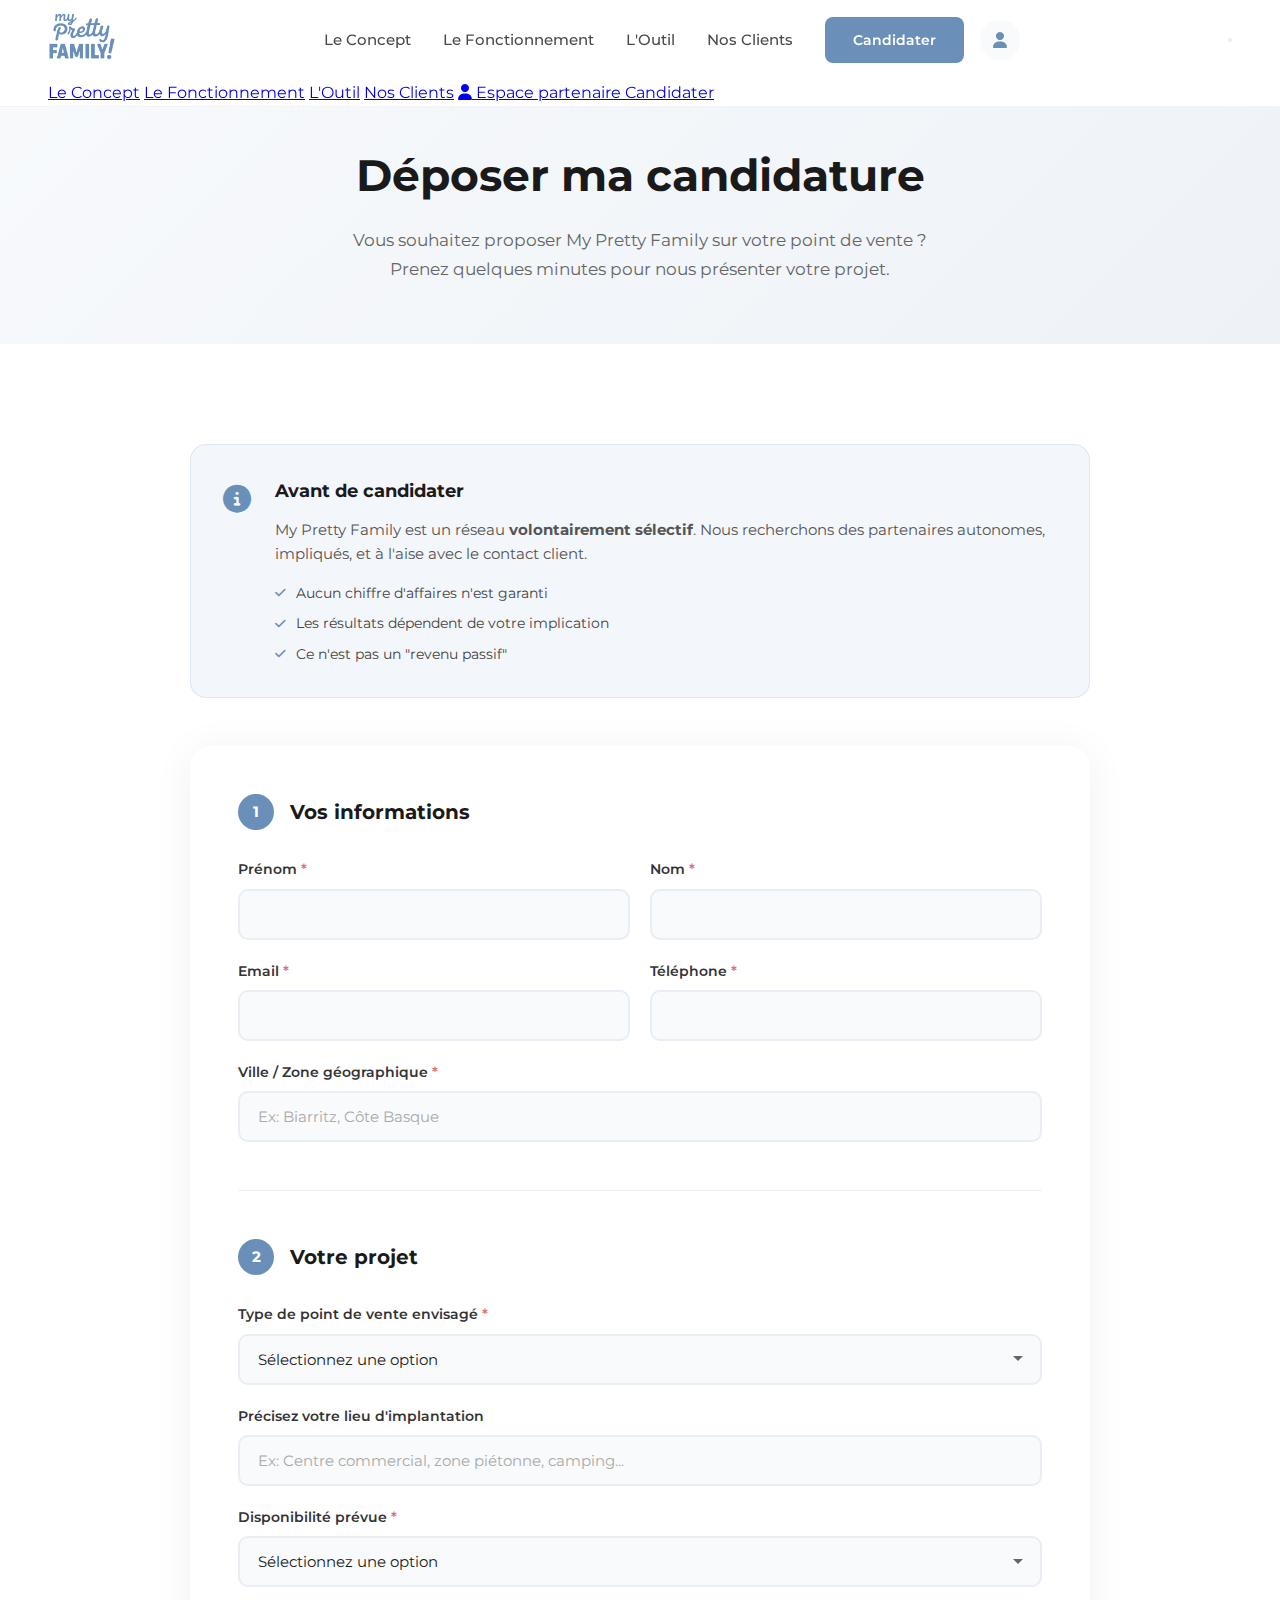
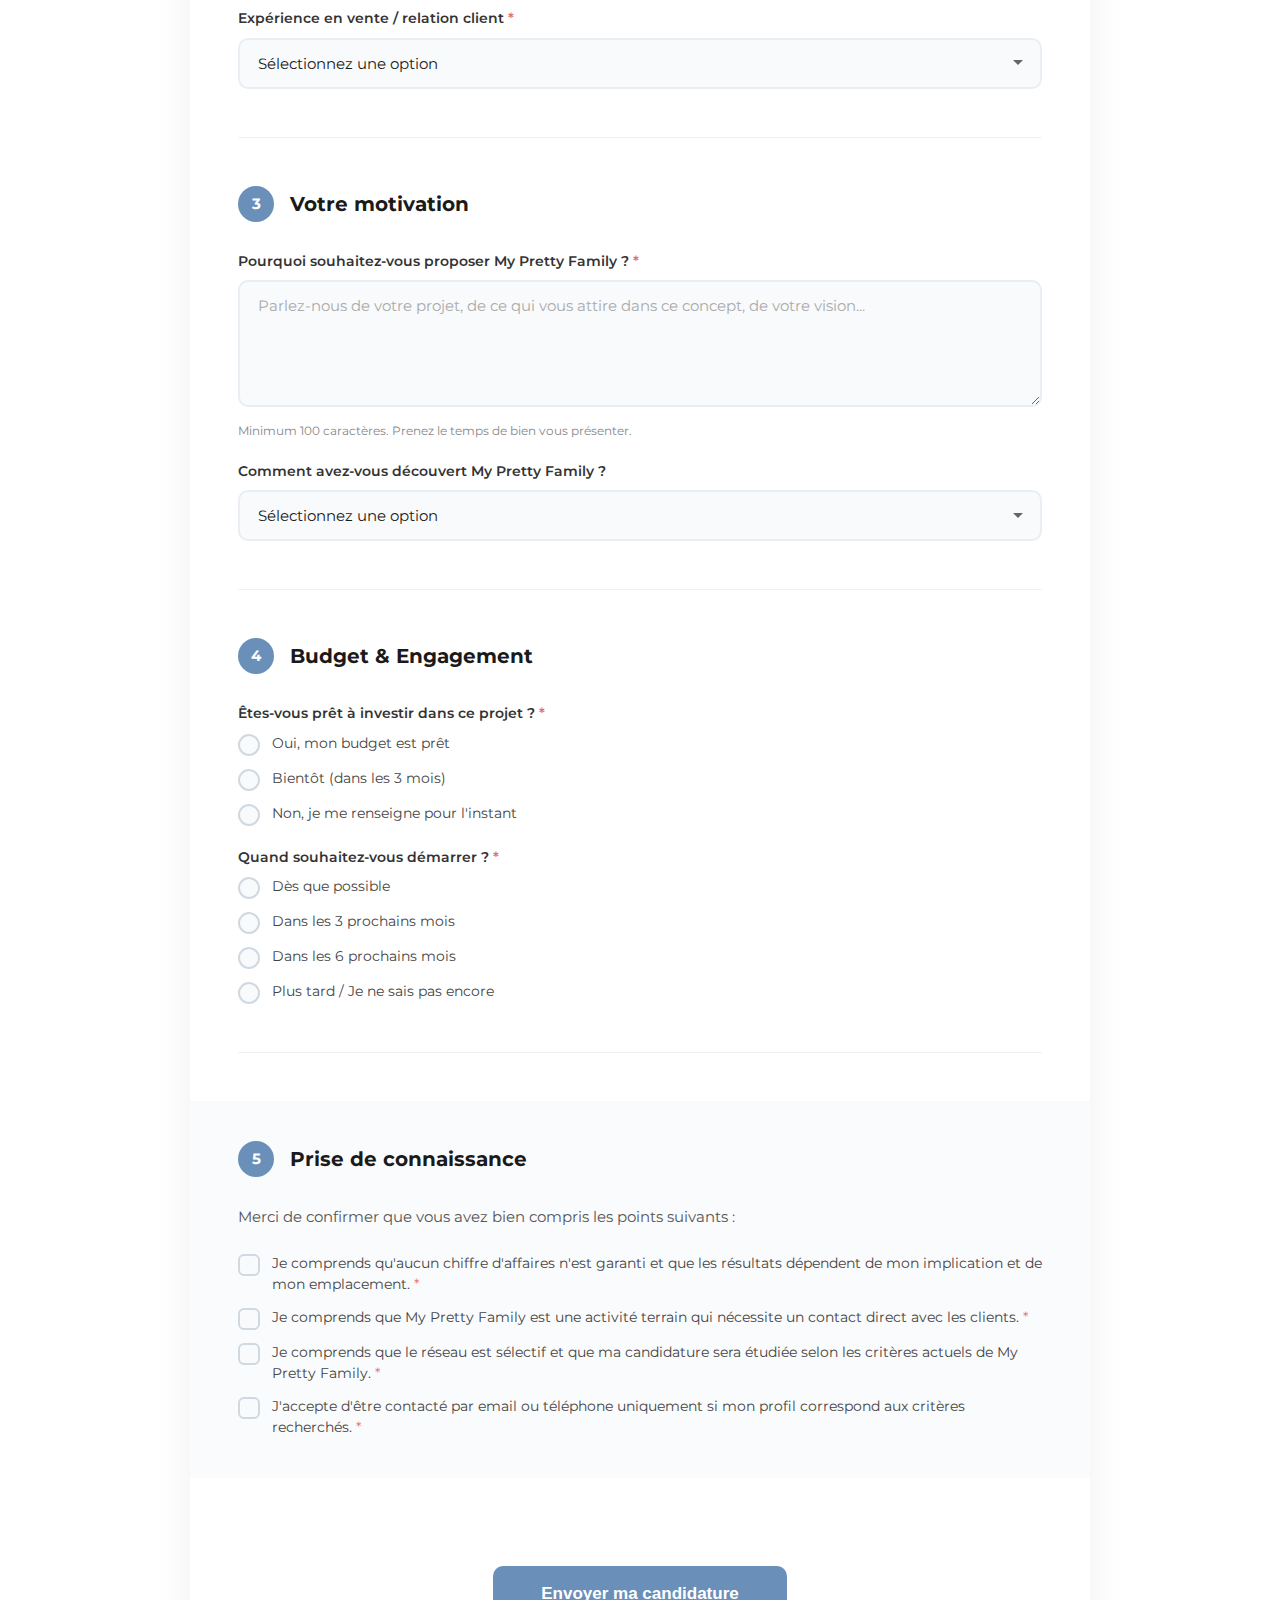
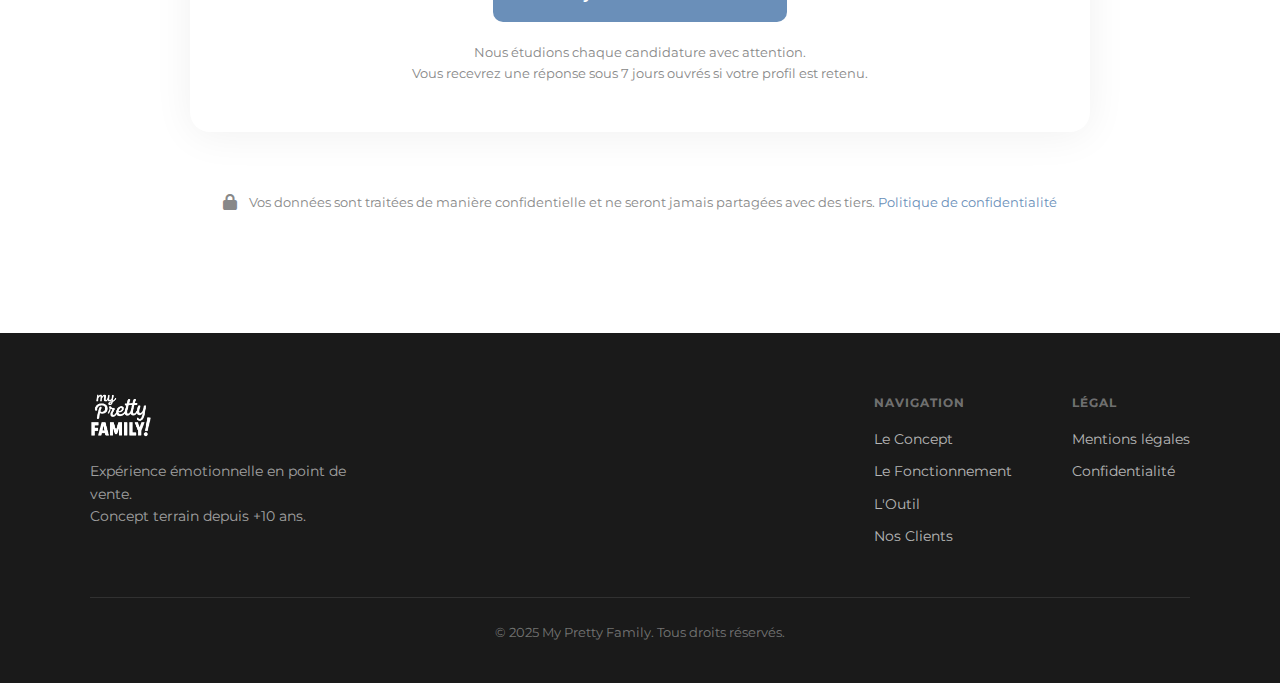
<file: candidature.html>
<!DOCTYPE html>
<html lang="fr">
<head>
  <meta charset="UTF-8">
  <meta name="viewport" content="width=device-width, initial-scale=1.0">
  <title>Candidature Partenaire - My Pretty Family</title>
  <meta name="description" content="Déposez votre candidature pour devenir partenaire My Pretty Family. Rejoignez un réseau sélectif de partenaires terrain.">
  
  <!-- Favicon -->
  <link rel="icon" type="image/x-icon" href="./assets/favicon/favicon.ico">
  <link rel="icon" type="image/svg+xml" href="./assets/favicon/favicon.svg">
  <link rel="icon" type="image/png" sizes="32x32" href="./assets/favicon/favicon-32x32.png">
  <link rel="icon" type="image/png" sizes="16x16" href="./assets/favicon/favicon-16x16.png">
  <link rel="icon" type="image/png" sizes="96x96" href="./assets/favicon/favicon-96x96.png">
  <link rel="apple-touch-icon" sizes="180x180" href="./assets/favicon/apple-touch-icon.png">
  
  <!-- SEO & Open Graph -->
  <meta property="og:title" content="Candidature Partenaire - My Pretty Family">
  <meta property="og:description" content="Déposez votre candidature pour devenir partenaire My Pretty Family. Rejoignez un réseau sélectif.">
  <meta property="og:image" content="./assets/og-image.webp">
  <meta property="og:type" content="website">
  
  <!-- Fonts -->
  <link rel="preconnect" href="https://fonts.googleapis.com">
  <link rel="preconnect" href="https://fonts.gstatic.com" crossorigin>
  <link href="https://fonts.googleapis.com/css2?family=Montserrat:wght@400;500;600;700&display=swap" rel="stylesheet">
  
  <!-- Font Awesome -->
  <link rel="stylesheet" href="https://cdnjs.cloudflare.com/ajax/libs/font-awesome/6.5.1/css/all.min.css">
  
  <!-- Styles -->
  <link rel="stylesheet" href="./styles.css">
  <link rel="stylesheet" href="./candidature.css">
</head>
<body>

  <!-- ==================== NAVIGATION ==================== -->
  <nav class="nav">
    <div class="nav-inner">
      <a href="./index.html" class="nav-logo">
        <img src="./assets/logo_blue.png" alt="My Pretty Family">
      </a>
      
      <div class="nav-links">
        <a href="./concept.html" class="nav-link">Le Concept</a>
        <a href="./fonctionnement.html" class="nav-link">Le Fonctionnement</a>
        <a href="./configurateur.html" class="nav-link">L'Outil</a>
        <a href="./nos-clients.html" class="nav-link">Nos Clients</a>
        <a href="./candidature.html" class="nav-cta">Candidater</a>
        <a href="https://shop.myprettyfamily.com/shopadmin/?url_demandee=shopadmin" class="nav-login" title="Espace partenaire">
          <i class="fa-solid fa-user"></i>
        </a>
      </div>
      
      <button class="nav-mobile-toggle" aria-label="Menu">
        <span class="hamburger-line"></span>
        <span class="hamburger-line"></span>
        <span class="hamburger-line"></span>
      </button>
    </div>
    
    <div class="nav-mobile">
      <div class="nav-mobile-links">
        <a href="./concept.html" class="nav-mobile-link">Le Concept</a>
        <a href="./fonctionnement.html" class="nav-mobile-link">Le Fonctionnement</a>
        <a href="./configurateur.html" class="nav-mobile-link">L'Outil</a>
        <a href="./nos-clients.html" class="nav-mobile-link">Nos Clients</a>
        <a href="https://shop.myprettyfamily.com/shopadmin/?url_demandee=shopadmin" class="nav-mobile-login">
          <i class="fa-solid fa-user"></i> Espace partenaire
        </a>
        <a href="./candidature.html" class="nav-mobile-cta">Candidater</a>
      </div>
    </div>
  </nav>


  <!-- ==================== HERO CANDIDATURE ==================== -->
  <section class="candidature-hero">
    <div class="candidature-hero-inner">
      <!-- <a href="./index.html" class="back-link">
        <i class="fa-solid fa-arrow-left"></i>
        Retour à l'accueil
      </a> -->
      <h1 class="candidature-title">Déposer ma candidature</h1>
      <p class="candidature-subtitle">
        Vous souhaitez proposer My Pretty Family sur votre point de vente ?<br>
        Prenez quelques minutes pour nous présenter votre projet.
      </p>
    </div>
  </section>

  <!-- ==================== RAPPEL CADRE ==================== -->
  <section class="section">
    <div class="section-inner section-narrow">
      
      <!-- Rappel important -->
      <div class="cadre-rappel">
        <div class="cadre-rappel-icon">
          <i class="fa-solid fa-circle-info"></i>
        </div>
        <div class="cadre-rappel-content">
          <h3>Avant de candidater</h3>
          <p>
            My Pretty Family est un réseau <strong>volontairement sélectif</strong>. 
            Nous recherchons des partenaires autonomes, impliqués, et à l'aise avec le contact client.
          </p>
          <ul class="cadre-rappel-list">
            <li><i class="fa-solid fa-check"></i> Aucun chiffre d'affaires n'est garanti</li>
            <li><i class="fa-solid fa-check"></i> Les résultats dépendent de votre implication</li>
            <li><i class="fa-solid fa-check"></i> Ce n'est pas un "revenu passif"</li>
          </ul>
        </div>
      </div>

      <!-- ==================== FORMULAIRE ==================== -->
      <div class="form-container" id="formulaire">
        <form class="candidature-form" id="candidatureForm" action="#" method="POST">
          
          <!-- Section 1 : Informations personnelles -->
          <div class="form-section">
            <h3 class="form-section-title">
              <span class="form-section-number">1</span>
              Vos informations
            </h3>
            
            <div class="form-row">
              <div class="form-group">
                <label for="prenom" class="form-label">Prénom <span class="required">*</span></label>
                <input type="text" id="prenom" name="prenom" class="form-input" required>
              </div>
              <div class="form-group">
                <label for="nom" class="form-label">Nom <span class="required">*</span></label>
                <input type="text" id="nom" name="nom" class="form-input" required>
              </div>
            </div>
            
            <div class="form-row">
              <div class="form-group">
                <label for="email" class="form-label">Email <span class="required">*</span></label>
                <input type="email" id="email" name="email" class="form-input" required>
              </div>
              <div class="form-group">
                <label for="telephone" class="form-label">Téléphone <span class="required">*</span></label>
                <input type="tel" id="telephone" name="telephone" class="form-input" required>
              </div>
            </div>
            
            <div class="form-group">
              <label for="ville" class="form-label">Ville / Zone géographique <span class="required">*</span></label>
              <input type="text" id="ville" name="ville" class="form-input" placeholder="Ex: Biarritz, Côte Basque" required>
            </div>
          </div>

          <!-- Section 2 : Votre projet -->
          <div class="form-section">
            <h3 class="form-section-title">
              <span class="form-section-number">2</span>
              Votre projet
            </h3>
            
            <div class="form-group">
              <label for="type_point_vente" class="form-label">Type de point de vente envisagé <span class="required">*</span></label>
              <select id="type_point_vente" name="type_point_vente" class="form-select" required>
                <option value="" disabled selected>Sélectionnez une option</option>
                <option value="boutique">Boutique existante</option>
                <option value="stand">Stand / Corner</option>
                <option value="marche">Marché / Foire</option>
                <option value="tourisme">Lieu touristique</option>
                <option value="evenementiel">Événementiel</option>
                <option value="autre">Autre</option>
              </select>
            </div>
            
            <div class="form-group">
              <label for="lieu_precisez" class="form-label">Précisez votre lieu d'implantation</label>
              <input type="text" id="lieu_precisez" name="lieu_precisez" class="form-input" placeholder="Ex: Centre commercial, zone piétonne, camping...">
            </div>
            
            <div class="form-group">
              <label for="disponibilite" class="form-label">Disponibilité prévue <span class="required">*</span></label>
              <select id="disponibilite" name="disponibilite" class="form-select" required>
                <option value="" disabled selected>Sélectionnez une option</option>
                <option value="temps_plein">Temps plein (toute l'année)</option>
                <option value="saison">Activité saisonnière</option>
                <option value="complement">En complément d'une autre activité</option>
                <option value="weekend">Weekends et vacances uniquement</option>
              </select>
            </div>
            
            <div class="form-group">
              <label for="experience" class="form-label">Expérience en vente / relation client <span class="required">*</span></label>
              <select id="experience" name="experience" class="form-select" required>
                <option value="" disabled selected>Sélectionnez une option</option>
                <option value="aucune">Aucune expérience</option>
                <option value="debutant">Quelques expériences</option>
                <option value="confirme">Expérience confirmée</option>
                <option value="expert">Expert (plusieurs années)</option>
              </select>
            </div>
          </div>

          <!-- Section 3 : Motivation -->
          <div class="form-section">
            <h3 class="form-section-title">
              <span class="form-section-number">3</span>
              Votre motivation
            </h3>
            
            <div class="form-group">
              <label for="motivation" class="form-label">
                Pourquoi souhaitez-vous proposer My Pretty Family ? <span class="required">*</span>
              </label>
              <textarea 
                id="motivation" 
                name="motivation" 
                class="form-textarea" 
                rows="5" 
                placeholder="Parlez-nous de votre projet, de ce qui vous attire dans ce concept, de votre vision..."
                required
              ></textarea>
              <p class="form-hint">Minimum 100 caractères. Prenez le temps de bien vous présenter.</p>
            </div>
            
            <div class="form-group">
              <label for="decouverte" class="form-label">Comment avez-vous découvert My Pretty Family ?</label>
              <select id="decouverte" name="decouverte" class="form-select">
                <option value="" disabled selected>Sélectionnez une option</option>
                <option value="google">Recherche Google</option>
                <option value="reseaux">Réseaux sociaux</option>
                <option value="bouche_oreille">Bouche à oreille</option>
                <option value="vu_terrain">Vu sur un point de vente</option>
                <option value="autre">Autre</option>
              </select>
            </div>
          </div>

          <!-- Section 4 : Budget & Engagement -->
          <div class="form-section">
            <h3 class="form-section-title">
              <span class="form-section-number">4</span>
              Budget & Engagement
            </h3>
            
            <div class="form-group">
              <label class="form-label">Êtes-vous prêt à investir dans ce projet ? <span class="required">*</span></label>
              <!-- <p class="form-hint" style="margin-bottom: 12px;">
                Droit d'entrée : 790 € + Abonnement mensuel : 69 € HT
              </p> -->
              <div class="form-radio-group">
                <label class="form-radio">
                  <input type="radio" name="budget_pret" value="oui" required>
                  <span class="radio-custom"></span>
                  Oui, mon budget est prêt
                </label>
                <label class="form-radio">
                  <input type="radio" name="budget_pret" value="bientot" required>
                  <span class="radio-custom"></span>
                  Bientôt (dans les 3 mois)
                </label>
                <label class="form-radio">
                  <input type="radio" name="budget_pret" value="non" required>
                  <span class="radio-custom"></span>
                  Non, je me renseigne pour l'instant
                </label>
              </div>
            </div>
            
            <div class="form-group">
              <label class="form-label">Quand souhaitez-vous démarrer ? <span class="required">*</span></label>
              <div class="form-radio-group">
                <label class="form-radio">
                  <input type="radio" name="demarrage" value="immediat" required>
                  <span class="radio-custom"></span>
                  Dès que possible
                </label>
                <label class="form-radio">
                  <input type="radio" name="demarrage" value="3mois" required>
                  <span class="radio-custom"></span>
                  Dans les 3 prochains mois
                </label>
                <label class="form-radio">
                  <input type="radio" name="demarrage" value="6mois" required>
                  <span class="radio-custom"></span>
                  Dans les 6 prochains mois
                </label>
                <label class="form-radio">
                  <input type="radio" name="demarrage" value="plus_tard" required>
                  <span class="radio-custom"></span>
                  Plus tard / Je ne sais pas encore
                </label>
              </div>
            </div>
          </div>

          <!-- Section 5 : Validation du cadre -->
          <div class="form-section form-section-validation">
            <h3 class="form-section-title">
              <span class="form-section-number">5</span>
              Prise de connaissance
            </h3>
            
            <p class="validation-intro">
              Merci de confirmer que vous avez bien compris les points suivants :
            </p>
            
            <div class="form-checkbox-group">
              <label class="form-checkbox">
                <input type="checkbox" name="validation_1" required>
                <span class="checkbox-custom"></span>
                <span class="checkbox-text">
                  Je comprends qu'aucun chiffre d'affaires n'est garanti et que les résultats 
                  dépendent de mon implication et de mon emplacement. <span class="required">*</span>
                </span>
              </label>
              
              <label class="form-checkbox">
                <input type="checkbox" name="validation_2" required>
                <span class="checkbox-custom"></span>
                <span class="checkbox-text">
                  Je comprends que My Pretty Family est une activité terrain qui nécessite 
                  un contact direct avec les clients. <span class="required">*</span>
                </span>
              </label>
              
              <label class="form-checkbox">
                <input type="checkbox" name="validation_3" required>
                <span class="checkbox-custom"></span>
                <span class="checkbox-text">
                  Je comprends que le réseau est sélectif et que ma candidature sera étudiée 
                  selon les critères actuels de My Pretty Family. <span class="required">*</span>
                </span>
              </label>
              
              <label class="form-checkbox">
                <input type="checkbox" name="validation_4" required>
                <span class="checkbox-custom"></span>
                <span class="checkbox-text">
                  J'accepte d'être contacté par email ou téléphone uniquement si mon profil 
                  correspond aux critères recherchés. <span class="required">*</span>
                </span>
              </label>
            </div>
          </div>

          <!-- Submit -->
          <div class="form-submit-section">
            <button type="submit" class="btn-primary btn-large form-submit">
              <span class="submit-text">Envoyer ma candidature</span>
              <span class="submit-loading" style="display: none;">
                <i class="fa-solid fa-spinner fa-spin"></i> Envoi en cours...
              </span>
            </button>
            <p class="form-submit-note">
              Nous étudions chaque candidature avec attention.<br>
              Vous recevrez une réponse sous 7 jours ouvrés si votre profil est retenu.
            </p>
          </div>

        </form>
      </div>

      <!-- Note finale -->
      <div class="form-note-final">
        <i class="fa-solid fa-lock"></i>
        <p>
          Vos données sont traitées de manière confidentielle et ne seront jamais partagées avec des tiers.
          <a href="./confidentialite.html">Politique de confidentialité</a>
        </p>
      </div>

    </div>
  </section>

  <!-- ==================== FOOTER ==================== -->
  <footer class="footer">
    <div class="footer-inner">
      <div class="footer-brand">
        <img src="./assets/logo_blue.png" alt="My Pretty Family" class="footer-logo">
        <p class="footer-desc">
          Expérience émotionnelle en point de vente.<br>
          Concept terrain depuis +10 ans.
        </p>
      </div>
      
      <div class="footer-links">
        <div class="footer-column">
          <h4 class="footer-column-title">Navigation</h4>
          <a href="./concept.html" class="footer-link">Le Concept</a>
          <a href="./fonctionnement.html" class="footer-link">Le Fonctionnement</a>
          <a href="./configurateur.html" class="footer-link">L'Outil</a>
          <a href="./nos-clients.html" class="footer-link">Nos Clients</a>
        </div>
        <div class="footer-column">
          <h4 class="footer-column-title">Légal</h4>
          <a href="./mentions-legales.html" class="footer-link">Mentions légales</a>
          <a href="./confidentialite.html" class="footer-link">Confidentialité</a>
        </div>
      </div>
    </div>
    
    <div class="footer-bottom">
      <p class="footer-copyright">© 2025 My Pretty Family. Tous droits réservés.</p>
    </div>
  </footer>

  <!-- Scripts -->
  <script src="./main.js"></script>
  <script src="./candidature.js"></script>
</body>
</html>
</file>
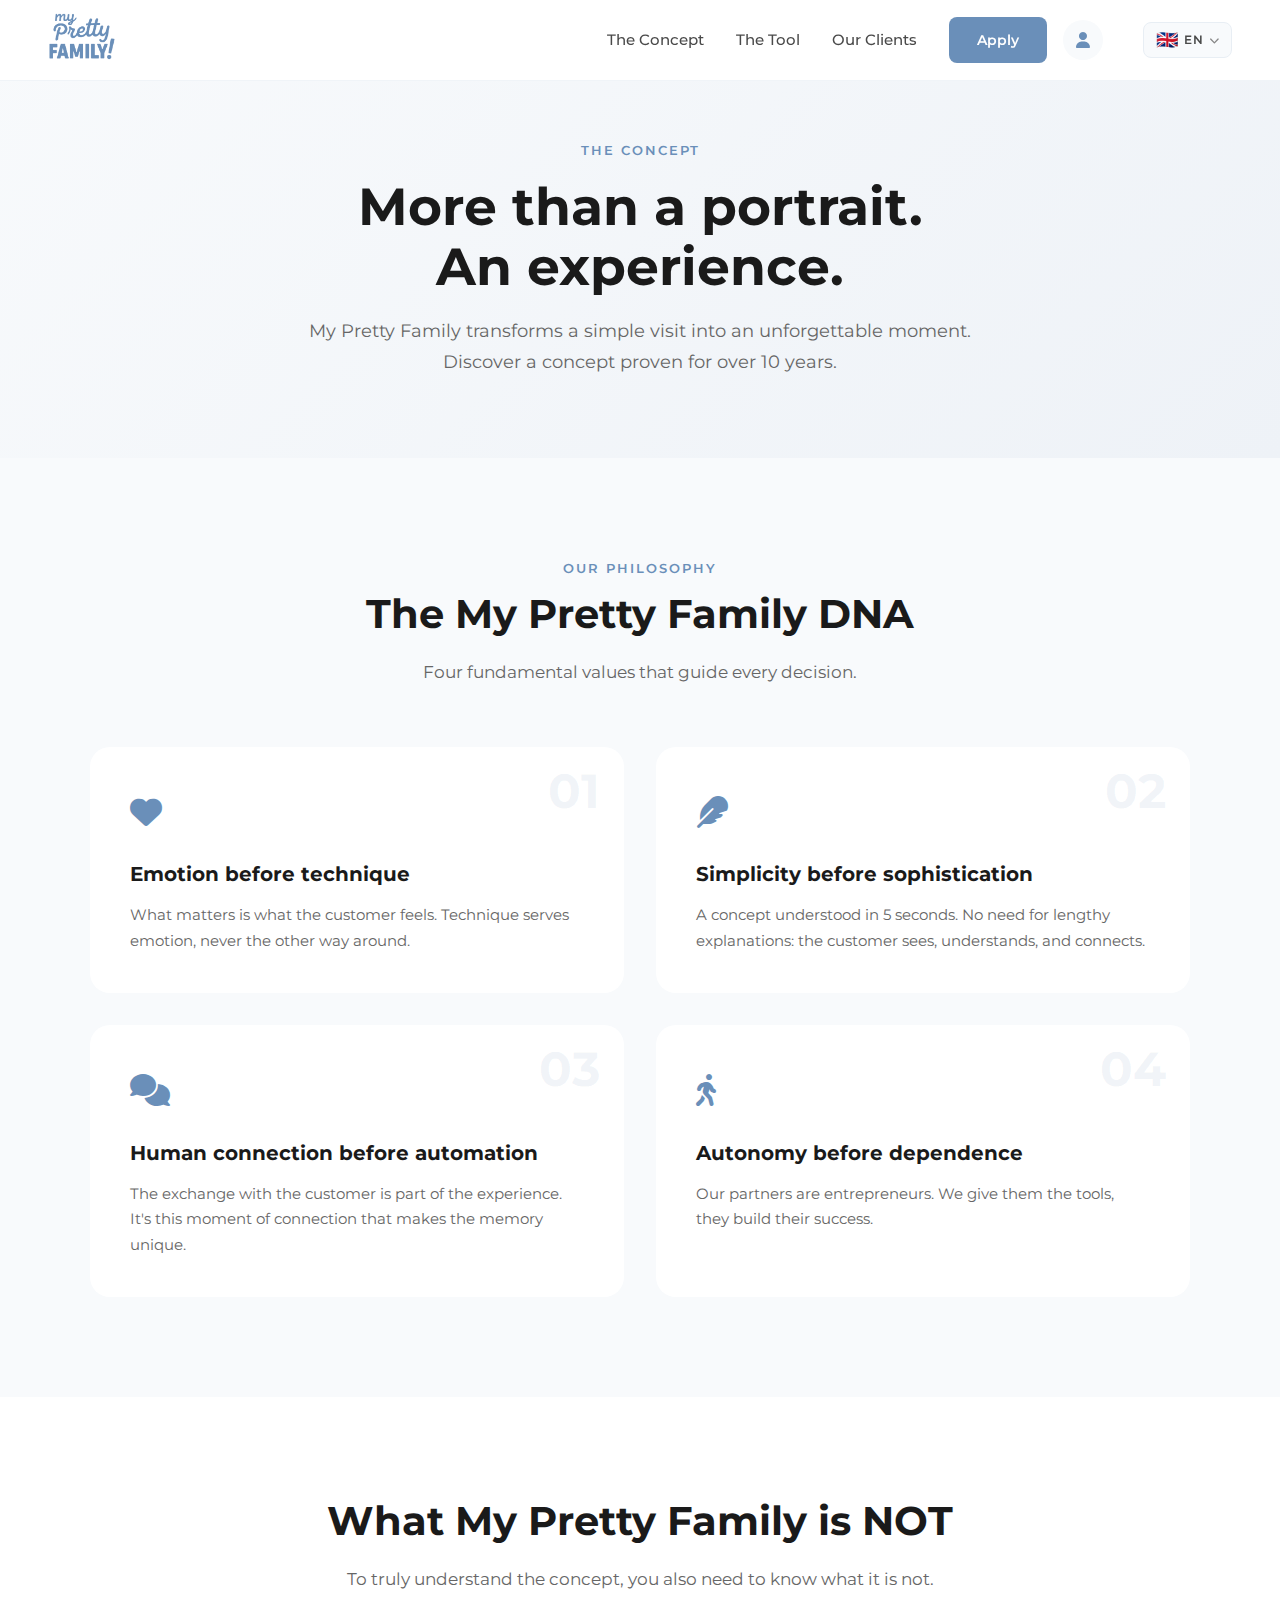
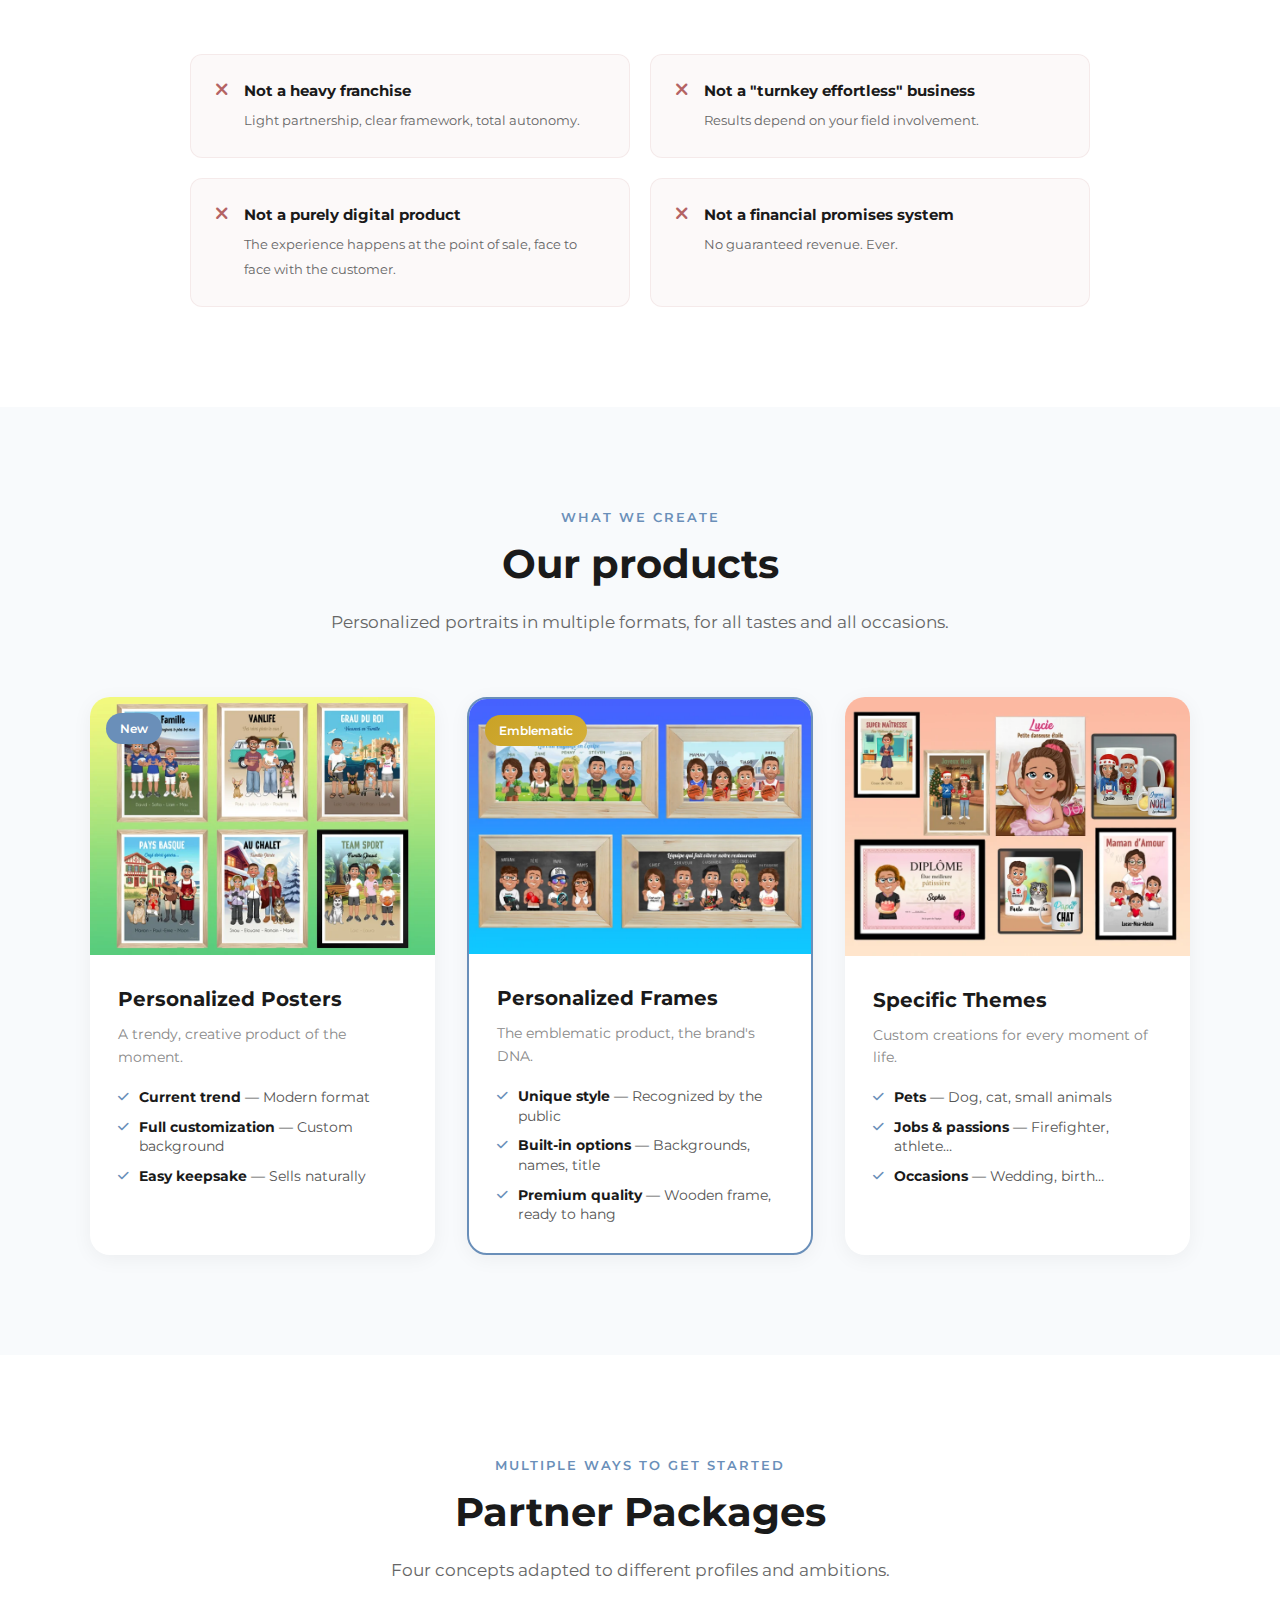
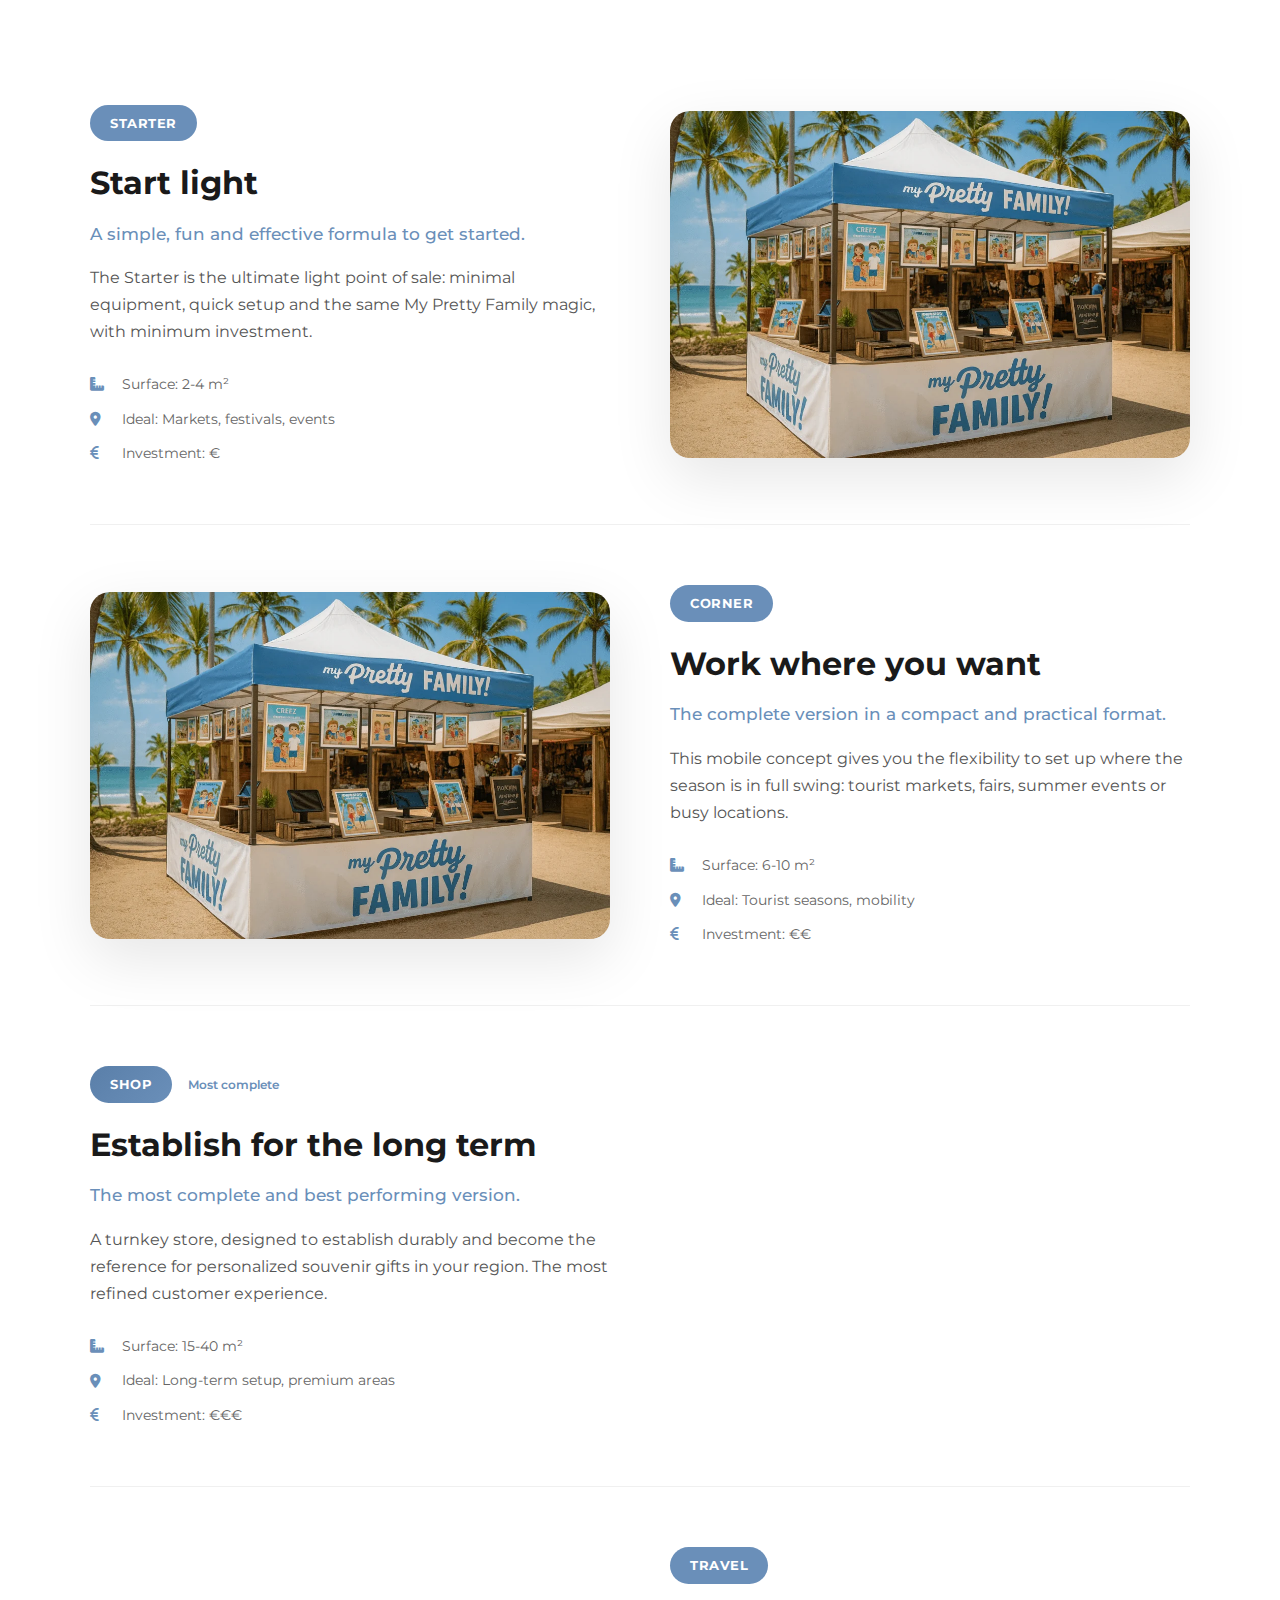
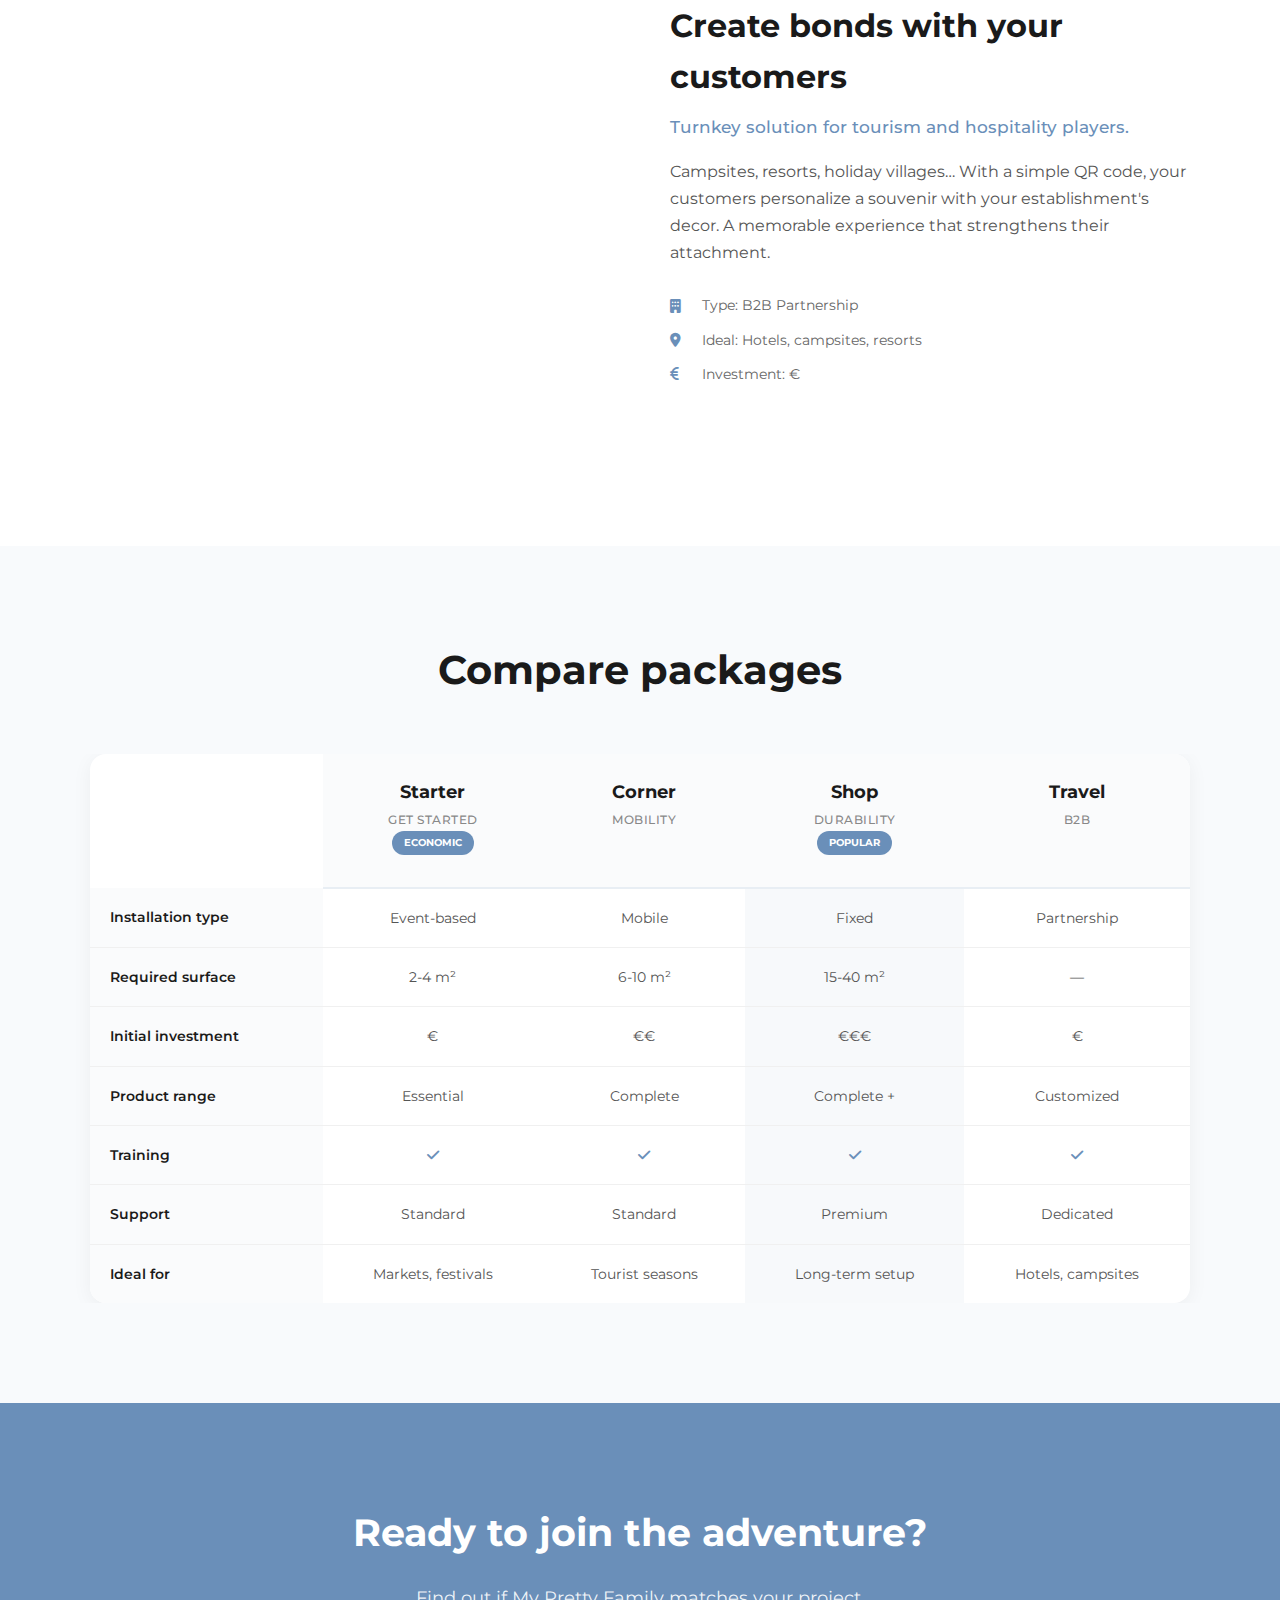
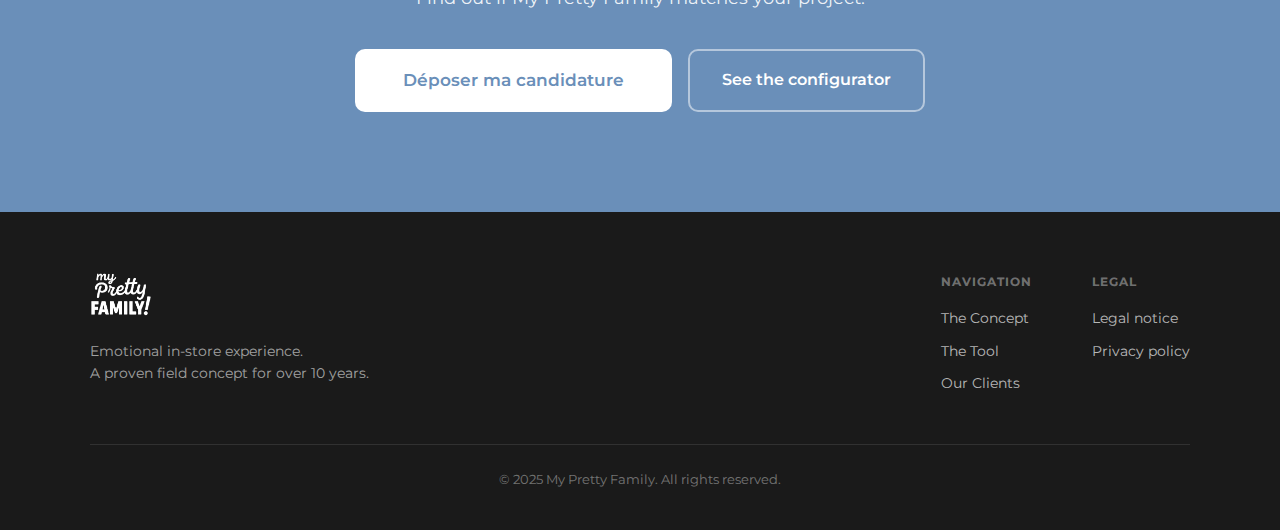
<file: concept.html>
<!DOCTYPE html>
<html lang="fr">
<head>
  <meta charset="UTF-8">
  <meta name="viewport" content="width=device-width, initial-scale=1.0">
  <title>Le Concept - My Pretty Family</title>
  <meta name="description" content="Découvrez le concept My Pretty Family : une expérience émotionnelle en point de vente, des portraits de famille personnalisés qui créent des souvenirs inoubliables.">
  
  <!-- Favicon -->
  <link rel="icon" type="image/x-icon" href="./assets/favicon/favicon.ico">
  <link rel="icon" type="image/svg+xml" href="./assets/favicon/favicon.svg">
  <link rel="icon" type="image/png" sizes="32x32" href="./assets/favicon/favicon-32x32.png">
  <link rel="icon" type="image/png" sizes="16x16" href="./assets/favicon/favicon-16x16.png">
  <link rel="icon" type="image/png" sizes="96x96" href="./assets/favicon/favicon-96x96.png">
  <link rel="apple-touch-icon" sizes="180x180" href="./assets/favicon/apple-touch-icon.png">
  
  <!-- SEO & Open Graph -->
  <meta property="og:title" content="Le Concept - My Pretty Family">
  <meta property="og:description" content="Découvrez le concept My Pretty Family : une expérience émotionnelle en point de vente.">
  <meta property="og:image" content="./assets/og-image.webp">
  <meta property="og:type" content="website">
  
  <!-- Fonts -->
  <link rel="preconnect" href="https://fonts.googleapis.com">
  <link rel="preconnect" href="https://fonts.gstatic.com" crossorigin>
  <link href="https://fonts.googleapis.com/css2?family=Montserrat:wght@400;500;600;700&display=swap" rel="stylesheet">
  
  <!-- Font Awesome -->
  <link rel="stylesheet" href="https://cdnjs.cloudflare.com/ajax/libs/font-awesome/6.5.1/css/all.min.css">
  
  <!-- Styles -->
  <link rel="stylesheet" href="./styles.css">
  <link rel="stylesheet" href="./mobile-menu.css">
  <link rel="stylesheet" href="./concept.css">
  <link rel="stylesheet" href="./i18n.css">
</head>
<body>

  <!-- NAVIGATION COMPLETE -->
  <nav class="nav">
    <div class="nav-inner">
      <a href="./index.html" class="nav-logo">
        <img src="./assets/logo_blue.png" alt="My Pretty Family">
      </a>
      
      <!-- Desktop Links -->
      <div class="nav-links">
        <a href="./concept.html" class="nav-link" data-i18n="nav.concept">Le Concept</a>
        <!-- <a href="./fonctionnement.html" class="nav-link" data-i18n="nav.fonctionnement">Le Fonctionnement</a> -->
        <a href="./configurateur.html" class="nav-link" data-i18n="nav.outil">L'Outil</a>
        <a href="./nos-clients.html" class="nav-link" data-i18n="nav.clients">Nos Clients</a>
        <a href="./candidature.html" class="nav-cta" data-i18n="nav.candidater">Candidater</a>
        <a href="https://shop.myprettyfamily.com/shopadmin/?url_demandee=shopadmin" class="nav-login" data-i18n-title="nav.espacePartenaire" title="Espace partenaire">
          <i class="fa-solid fa-user"></i>
        </a>
        <!-- Le sélecteur de langue desktop est injecté ici par i18n.js -->
      </div>
      
      <!-- Burger Button -->
      <button class="nav-mobile-toggle" aria-label="Menu" aria-expanded="false">
        <span class="hamburger-line"></span>
        <span class="hamburger-line"></span>
        <span class="hamburger-line"></span>
      </button>
    </div>
    
    <!-- ==================== MENU MOBILE 3/4 ==================== -->
    <div class="nav-mobile">
      <!-- Header avec logo et bouton fermer -->
      <div class="nav-mobile-header">
        <img src="./assets/logo_blue.png" alt="My Pretty Family" class="nav-mobile-logo">
        <button class="nav-mobile-close" aria-label="Fermer le menu">
          <i class="fa-solid fa-xmark"></i>
        </button>
      </div>
      
      <!-- Contenu scrollable -->
      <div class="nav-mobile-content">
        <!-- Liens de navigation -->
        <div class="nav-mobile-links">
          <a href="./concept.html" class="nav-mobile-link">
            <i class="fa-solid fa-lightbulb"></i>
            <span data-i18n="nav.concept">Le Concept</span>
          </a>
          <a href="./fonctionnement.html" class="nav-mobile-link">
            <i class="fa-solid fa-cogs"></i>
            <span data-i18n="nav.fonctionnement">Le Fonctionnement</span>
          </a>
          <a href="./configurateur.html" class="nav-mobile-link">
            <i class="fa-solid fa-sliders"></i>
            <span data-i18n="nav.outil">L'Outil</span>
          </a>
          <a href="./nos-clients.html" class="nav-mobile-link">
            <i class="fa-solid fa-users"></i>
            <span data-i18n="nav.clients">Nos Clients</span>
          </a>
        </div>
        
        <!-- Séparateur -->
        <div class="nav-mobile-separator"></div>
        
        <!-- Espace partenaire -->
        <a href="https://shop.myprettyfamily.com/shopadmin/?url_demandee=shopadmin" class="nav-mobile-login">
          <i class="fa-solid fa-user"></i>
          <span data-i18n="nav.espacePartenaire">Espace partenaire</span>
        </a>
        
        <!-- CTA Candidater -->
        <a href="./candidature.html" class="nav-mobile-cta">
          <span data-i18n="nav.candidater">Candidater</span>
          <i class="fa-solid fa-arrow-right"></i>
        </a>
        
        <!-- Le sélecteur de langue mobile est injecté ici par i18n.js -->
        <!-- Il s'affiche comme un bouton compact qui ouvre un popup -->
      </div>
    </div>
  </nav>


  <!-- ==================== HERO ==================== -->
  <section class="page-hero">
    <div class="page-hero-inner">
      <!-- <a href="./index.html" class="back-link">
        <i class="fa-solid fa-arrow-left"></i>
        Retour à l'accueil
      </a> -->
      <p class="page-hero-label" data-i18n="concept.heroLabel">Le concept</p>
      <h1 class="page-hero-title" data-i18n="concept.heroTitle">Plus qu'un portrait.<br>Une expérience.</h1>
      <p class="page-hero-subtitle" data-i18n="concept.heroSubtitle">
        My Pretty Family transforme une simple visite en moment inoubliable.<br>
        Découvrez un concept éprouvé depuis plus de 10 ans.
      </p>
    </div>
  </section>

  <!-- ==================== INTRO ==================== -->
  <!-- <section class="section">
    <div class="section-inner section-narrow">
      <div class="intro-block">
        <div class="intro-icon">
          <i class="fa-solid fa-heart"></i>
        </div>
        <h2 class="intro-title">Ce que le client achète vraiment</h2>
        <p class="intro-text">
          Le client n'achète pas un dessin. Il n'achète pas un cadre.<br>
          <strong>Il achète un souvenir. Une émotion. Un moment figé dans le temps.</strong>
        </p>
        <p class="intro-text">
          My Pretty Family capture l'essence d'une famille à un instant précis : 
          les enfants qui grandissent, le chien qui fait partie de la tribu, 
          les grands-parents qui sont encore là. C'est cette charge émotionnelle 
          qui fait la force du concept.
        </p>
      </div>
    </div>
  </section> -->

  <!-- ==================== ADN ==================== -->
  <section class="section section-alt" id="adn">
    <div class="section-inner">
      <div class="section-header">
        <p class="section-label" data-i18n="concept.adnLabel">Notre philosophie</p>
        <h2 class="section-title" data-i18n="concept.adnTitle">L'ADN My Pretty Family</h2>
        <p class="section-subtitle" data-i18n="concept.adnSubtitle">
          Quatre valeurs fondamentales qui guident chaque décision.
        </p>
      </div>
      
      <div class="adn-grid">
        <div class="adn-card">
          <div class="adn-number">01</div>
          <div class="adn-icon"><i class="fa-solid fa-heart"></i></div>
          <h3 class="adn-title" data-i18n="concept.adn1Title">Émotion avant technique</h3>
          <p class="adn-desc" data-i18n="concept.adn1Desc">
            Ce qui compte, c'est ce que le client ressent. La technique est au service 
            de l'émotion, jamais l'inverse.
          </p>
        </div>
        
        <div class="adn-card">
          <div class="adn-number">02</div>
          <div class="adn-icon"><i class="fa-solid fa-feather"></i></div>
          <h3 class="adn-title" data-i18n="concept.adn2Title">Simplicité avant sophistication</h3>
          <p class="adn-desc" data-i18n="concept.adn2Desc">
            Un concept qui se comprend en 5 secondes. Pas besoin d'expliquer longuement : 
            le client voit, il comprend, il adhère.
          </p>
        </div>
        
        <div class="adn-card">
          <div class="adn-number">03</div>
          <div class="adn-icon"><i class="fa-solid fa-comments"></i></div>
          <h3 class="adn-title" data-i18n="concept.adn3Title">Relation humaine avant automatisation</h3>
          <p class="adn-desc" data-i18n="concept.adn3Desc">
            L'échange avec le client fait partie de l'expérience. C'est ce moment 
            de complicité qui rend le souvenir unique.
          </p>
        </div>
        
        <div class="adn-card">
          <div class="adn-number">04</div>
          <div class="adn-icon"><i class="fa-solid fa-person-walking"></i></div>
          <h3 class="adn-title" data-i18n="concept.adn4Title">Autonomie avant dépendance</h3>
          <p class="adn-desc" data-i18n="concept.adn4Desc">
            Nos partenaires sont des entrepreneurs. Nous leur donnons les outils, 
            ils construisent leur réussite.
          </p>
        </div>
      </div>
    </div>
  </section>

  <!-- ==================== CE QUE MPF N'EST PAS ==================== -->
  <section class="section">
    <div class="section-inner section-narrow">
      <div class="section-header">
        <h2 class="section-title" data-i18n="concept.notTitle">Ce que My Pretty Family n'est pas</h2>
        <p class="section-subtitle" data-i18n="concept.notSubtitle">
          Pour bien comprendre le concept, il faut aussi savoir ce qu'il n'est pas.
        </p>
      </div>
      
      <div class="not-grid">
        <div class="not-item">
          <i class="fa-solid fa-xmark"></i>
          <div>
            <strong data-i18n="concept.not1Title">Pas une franchise lourde</strong>
            <span data-i18n="concept.not1Desc">Partenariat léger, cadre clair, autonomie totale.</span>
          </div>
        </div>
        <div class="not-item">
          <i class="fa-solid fa-xmark"></i>
          <div>
            <strong data-i18n="concept.not2Title">Pas un business "clé en main sans effort"</strong>
            <span data-i18n="concept.not2Desc">Les résultats dépendent de votre implication terrain.</span>
          </div>
        </div>
        <div class="not-item">
          <i class="fa-solid fa-xmark"></i>
          <div>
            <strong data-i18n="concept.not3Title">Pas un produit purement digital</strong>
            <span data-i18n="concept.not3Desc">L'expérience se vit en point de vente, face au client.</span>
          </div>
        </div>
        <div class="not-item">
          <i class="fa-solid fa-xmark"></i>
          <div>
            <strong data-i18n="concept.not4Title">Pas un système de promesses financières</strong>
            <span data-i18n="concept.not4Desc">Aucun chiffre d'affaires garanti. Jamais.</span>
          </div>
        </div>
      </div>
    </div>
  </section>

  <!-- ==================== NOS PRODUITS ==================== -->
  <section class="section section-alt" id="produits">
    <div class="section-inner">
      <div class="section-header">
        <p class="section-label" data-i18n="concept.productsLabel">Ce que nous créons</p>
        <h2 class="section-title" data-i18n="concept.productsTitle">Nos produits</h2>
        <p class="section-subtitle" data-i18n="concept.productsSubtitle">
          Des portraits personnalisés déclinés en plusieurs formats, 
          pour tous les goûts et toutes les occasions.
        </p>
      </div>
      
      <div class="products-grid">
        <!-- Produit 1 : Affiches -->
        <div class="product-card">
          <div class="product-image">
            <img src="./assets/produits/affiches.webp" alt="Affiches personnalisées My Pretty Family" loading="lazy">
            <span class="product-badge" data-i18n="concept.badgeNew">Nouveauté</span>
          </div>
          <div class="product-content">
            <h3 class="product-title" data-i18n="concept.product1Title">Les Affiches personnalisées</h3>
            <p class="product-tagline" data-i18n="concept.product1Tagline">Un produit dans l'air du temps, créatif et tendance.</p>
            <ul class="product-features">
              <li><i class="fa-solid fa-check"></i> <span data-i18n="concept.product1Feature1"><strong>Tendance actuelle</strong> — Format moderne</span></li>
              <li><i class="fa-solid fa-check"></i> <span data-i18n="concept.product1Feature2"><strong>Personnalisation totale</strong> — Fond personnalisé</span></li>
              <li><i class="fa-solid fa-check"></i> <span data-i18n="concept.product1Feature3"><strong>Souvenir facile</strong> — Se vend naturellement</span></li>
            </ul>
          </div>
        </div>
        
        <!-- Produit 2 : Cadres -->
        <div class="product-card product-card-featured">
          <div class="product-image">
            <img src="./assets/produits/cadres.webp" alt="Cadres personnalisés My Pretty Family" loading="lazy">
            <span class="product-badge product-badge-gold" data-i18n="concept.badgeEmblematic">Emblématique</span>
          </div>
          <div class="product-content">
            <h3 class="product-title" data-i18n="concept.product2Title">Les Cadres personnalisés</h3>
            <p class="product-tagline" data-i18n="concept.product2Tagline">Le produit emblématique, l'ADN de la marque.</p>
            <ul class="product-features">
              <li><i class="fa-solid fa-check"></i> <span data-i18n="concept.product2Feature1"><strong>Style unique</strong> — Reconnu par le public</span></li>
              <li><i class="fa-solid fa-check"></i> <span data-i18n="concept.product2Feature2"><strong>Options intégrées</strong> — Fonds, prénoms, titre</span></li>
              <li><i class="fa-solid fa-check"></i> <span data-i18n="concept.product2Feature3"><strong>Qualité premium</strong> — Cadre bois, prêt à accrocher</span></li>
            </ul>
          </div>
        </div>
        
        <!-- Produit 3 : Thématiques -->
        <div class="product-card">
          <div class="product-image">
            <img src="./assets/produits/thematiques.webp" alt="Portraits thématiques My Pretty Family" loading="lazy">
          </div>
          <div class="product-content">
            <h3 class="product-title" data-i18n="concept.product3Title">Thématiques spécifiques</h3>
            <p class="product-tagline" data-i18n="concept.product3Tagline">Des créations sur-mesure pour chaque moment de vie.</p>
            <ul class="product-features">
              <li><i class="fa-solid fa-check"></i> <span data-i18n="concept.product3Feature1"><strong>Animaux</strong> — Chien, chat, NAC</span></li>
              <li><i class="fa-solid fa-check"></i> <span data-i18n="concept.product3Feature2"><strong>Métiers & passions</strong> — Pompier, sportif…</span></li>
              <li><i class="fa-solid fa-check"></i> <span data-i18n="concept.product3Feature3"><strong>Occasions</strong> — Mariage, naissance…</span></li>
            </ul>
          </div>
        </div>
      </div>
    </div>
  </section>

  <!-- ==================== LES FORMULES ==================== -->
  <section class="section" id="formules">
    <div class="section-inner">
      <div class="section-header">
        <p class="section-label" data-i18n="concept.formulesLabel">Plusieurs façons de se lancer</p>
        <h2 class="section-title" data-i18n="concept.formulesTitle">Les formules partenaires</h2>
        <p class="section-subtitle" data-i18n="concept.formulesSubtitle">
          Quatre concepts adaptés à différents profils et ambitions.
        </p>
      </div>
      
      <!-- Formule 1 : Starter -->
      <div class="formule-block">
        <div class="formule-content">
          <span class="formule-badge">Starter</span>
          <h3 class="formule-title" data-i18n="concept.starterTitle">Commencer léger</h3>
          <p class="formule-tagline" data-i18n="concept.starterTagline">Une formule simple, fun et efficace pour se lancer.</p>
          <p class="formule-desc" data-i18n="concept.starterDesc">
            Le Starter, c'est le point de vente léger par excellence : peu de matériel, 
            une mise en place rapide et la même magie dans les créations My Pretty Family, 
            avec un minimum d'investissement.
          </p>
          <div class="formule-details">
            <div class="formule-detail">
              <i class="fa-solid fa-ruler-combined"></i>
              <span data-i18n="concept.starterSurface">Surface : 2-4 m²</span>
            </div>
            <div class="formule-detail">
              <i class="fa-solid fa-location-dot"></i>
              <span data-i18n="concept.starterIdeal">Idéal : Marchés, festivals, événements</span>
            </div>
            <div class="formule-detail">
              <i class="fa-solid fa-euro-sign"></i>
              <span data-i18n="concept.starterInvest">Investissement : €</span>
            </div>
          </div>
        </div>
        <div class="formule-image">
          <img src="./assets/concepts/starter.webp" alt="Concept Starter My Pretty Family" loading="lazy">
        </div>
      </div>
      
      <!-- Formule 2 : Corner -->
      <div class="formule-block formule-block-reverse">
        <div class="formule-content">
          <span class="formule-badge">Corner</span>
          <h3 class="formule-title" data-i18n="concept.cornerTitle">Travailler où vous voulez</h3>
          <p class="formule-tagline" data-i18n="concept.cornerTagline">La version complète dans un format compact et pratique.</p>
          <p class="formule-desc" data-i18n="concept.cornerDesc">
            Ce concept mobile vous offre la flexibilité de vous installer là où la saison 
            bat son plein : marchés touristiques, foires, événements estivaux 
            ou lieux de passage animés.
          </p>
          <div class="formule-details">
            <div class="formule-detail">
              <i class="fa-solid fa-ruler-combined"></i>
              <span data-i18n="concept.cornerSurface">Surface : 6-10 m²</span>
            </div>
            <div class="formule-detail">
              <i class="fa-solid fa-location-dot"></i>
              <span data-i18n="concept.cornerIdeal">Idéal : Saisons touristiques, mobilité</span>
            </div>
            <div class="formule-detail">
              <i class="fa-solid fa-euro-sign"></i>
              <span data-i18n="concept.cornerInvest">Investissement : €€</span>
            </div>
          </div>
        </div>
        <div class="formule-image">
          <img src="./assets/concepts/corner.webp" alt="Concept Corner My Pretty Family" loading="lazy">
        </div>
      </div>
      
      <!-- Formule 3 : Shop -->
      <div class="formule-block">
        <div class="formule-content">
          <span class="formule-badge formule-badge-popular">Shop</span>
          <span class="formule-popular-tag" data-i18n="concept.shopPopular">Le plus complet</span>
          <h3 class="formule-title" data-i18n="concept.shopTitle">S'implanter dans la durée</h3>
          <p class="formule-tagline" data-i18n="concept.shopTagline">La version la plus complète et la plus performante.</p>
          <p class="formule-desc" data-i18n="concept.shopDesc">
            Un magasin clé en main, pensé pour s'implanter durablement et devenir 
            la référence du cadeau souvenir personnalisé de votre région. 
            L'expérience client la plus aboutie.
          </p>
          <div class="formule-details">
            <div class="formule-detail">
              <i class="fa-solid fa-ruler-combined"></i>
              <span data-i18n="concept.shopSurface">Surface : 15-40 m²</span>
            </div>
            <div class="formule-detail">
              <i class="fa-solid fa-location-dot"></i>
              <span data-i18n="concept.shopIdeal">Idéal : Implantation durable, zones premium</span>
            </div>
            <div class="formule-detail">
              <i class="fa-solid fa-euro-sign"></i>
              <span data-i18n="concept.shopInvest">Investissement : €€€</span>
            </div>
          </div>
        </div>
        <div class="formule-image">
          <img src="./assets/concepts/shop.webp" alt="Concept Shop My Pretty Family" loading="lazy">
        </div>
      </div>
      
      <!-- Formule 4 : Travel -->
      <div class="formule-block formule-block-reverse">
        <div class="formule-content">
          <span class="formule-badge">Travel</span>
          <h3 class="formule-title" data-i18n="concept.travelTitle">Créer du lien avec vos clients</h3>
          <p class="formule-tagline" data-i18n="concept.travelTagline">Solution clé en main pour les acteurs du tourisme et de l'hôtellerie.</p>
          <p class="formule-desc" data-i18n="concept.travelDesc">
            Campings, resorts, villages vacances… Grâce à un simple QR code, 
            vos clients personnalisent un souvenir avec le décor de votre établissement. 
            Une expérience mémorable qui renforce leur attachement.
          </p>
          <div class="formule-details">
            <div class="formule-detail">
              <i class="fa-solid fa-building"></i>
              <span data-i18n="concept.travelType">Type : Partenariat B2B</span>
            </div>
            <div class="formule-detail">
              <i class="fa-solid fa-location-dot"></i>
              <span data-i18n="concept.travelIdeal">Idéal : Hôtellerie, campings, resorts</span>
            </div>
            <div class="formule-detail">
              <i class="fa-solid fa-euro-sign"></i>
              <span data-i18n="concept.travelInvest">Investissement : €</span>
            </div>
          </div>
        </div>
        <div class="formule-image">
          <img src="./assets/concepts/travel.webp" alt="Concept Travel My Pretty Family" loading="lazy">
        </div>
      </div>
    </div>
  </section>

  <!-- ==================== TABLEAU COMPARATIF ==================== -->
  <section class="section section-alt">
    <div class="section-inner">
      <div class="section-header">
        <h2 class="section-title" data-i18n="concept.compareTitle">Comparer les formules</h2>
      </div>
      
      <div class="compare-table-wrapper">
        <table class="compare-table">
          <thead>
            <tr>
              <th></th>
              <th>
                <span class="compare-label">Starter</span>
                <span class="compare-tagline" data-i18n="concept.compareStarterTag">Se lancer</span>
                <span class="compare-badge" style="background-color: #6A8FB9;" data-i18n="concept.badgeEconomic">Économique</span>
              </th>
              <th>
                <span class="compare-label">Corner</span>
                <span class="compare-tagline" data-i18n="concept.compareCornerTag">Mobilité</span>
              </th>
              <th class="compare-popular">
                <span class="compare-label">Shop</span>
                <span class="compare-tagline" data-i18n="concept.compareShopTag">Durabilité</span>
                <span class="compare-badge" data-i18n="concept.badgePopular">Populaire</span>
              </th>
              <th>
                <span class="compare-label">Travel</span>
                <span class="compare-tagline">B2B</span>
              </th>
            </tr>
          </thead>
          <tbody>
            <tr>
              <td class="compare-feature" data-i18n="concept.compareRowType">Type d'installation</td>
              <td data-i18n="concept.compareStarterType">Événementiel</td>
              <td data-i18n="concept.compareCornerType">Mobile</td>
              <td class="compare-popular" data-i18n="concept.compareShopType">Fixe</td>
              <td data-i18n="concept.compareTravelType">Partenariat</td>
            </tr>
            <tr>
              <td class="compare-feature" data-i18n="concept.compareRowSurface">Surface requise</td>
              <td>2-4 m²</td>
              <td>6-10 m²</td>
              <td class="compare-popular">15-40 m²</td>
              <td>—</td>
            </tr>
            <tr>
              <td class="compare-feature" data-i18n="concept.compareRowInvest">Investissement initial</td>
              <td>€</td>
              <td>€€</td>
              <td class="compare-popular">€€€</td>
              <td>€</td>
            </tr>
            <tr>
              <td class="compare-feature" data-i18n="concept.compareRowProducts">Gamme de produits</td>
              <td data-i18n="concept.compareStarterProducts">Essentielle</td>
              <td data-i18n="concept.compareCornerProducts">Complète</td>
              <td class="compare-popular" data-i18n="concept.compareShopProducts">Complète +</td>
              <td data-i18n="concept.compareTravelProducts">Personnalisée</td>
            </tr>
            <tr>
              <td class="compare-feature" data-i18n="concept.compareRowTraining">Formation</td>
              <td><i class="fa-solid fa-check"></i></td>
              <td><i class="fa-solid fa-check"></i></td>
              <td class="compare-popular"><i class="fa-solid fa-check"></i></td>
              <td><i class="fa-solid fa-check"></i></td>
            </tr>
            <tr>
              <td class="compare-feature" data-i18n="concept.compareRowSupport">Accompagnement</td>
              <td data-i18n="concept.compareStarterSupport">Standard</td>
              <td data-i18n="concept.compareCornerSupport">Standard</td>
              <td class="compare-popular" data-i18n="concept.compareShopSupport">Premium</td>
              <td data-i18n="concept.compareTravelSupport">Dédié</td>
            </tr>
            <tr>
              <td class="compare-feature" data-i18n="concept.compareRowIdeal">Idéal pour</td>
              <td data-i18n="concept.compareStarterIdeal">Marchés, festivals</td>
              <td data-i18n="concept.compareCornerIdeal">Saisons touristiques</td>
              <td class="compare-popular" data-i18n="concept.compareShopIdeal">Implantation durable</td>
              <td data-i18n="concept.compareTravelIdeal">Hôtellerie, campings</td>
            </tr>
          </tbody>
        </table>
      </div>
    </div>
  </section>

  <!-- ==================== CTA ==================== -->
  <section class="cta-final">
    <div class="cta-final-inner">
      <h2 class="cta-final-title" data-i18n="concept.ctaTitle">Prêt à rejoindre l'aventure ?</h2>
      <p class="cta-final-text" data-i18n="concept.ctaText">
        Découvrez si My Pretty Family correspond à votre projet.
      </p>
      <div class="cta-buttons">
        <a href="./candidature.html" class="btn-white btn-large" data-i18n="home.btnApply">Déposer ma candidature</a>
        <a href="./configurateur.html" class="btn-outline-white" data-i18n="concept.btnOutil">Voir le configurateur</a>
      </div>
    </div>
  </section>

  <!-- ==================== FOOTER ==================== -->
  <footer class="footer">
    <div class="footer-inner">
      <div class="footer-brand">
        <img src="./assets/logo_blue.png" alt="My Pretty Family" class="footer-logo">
        <p class="footer-desc" data-i18n="footer.desc">
          Expérience émotionnelle en point de vente.<br>
          Concept terrain depuis +10 ans.
        </p>
      </div>
      
      <div class="footer-links">
        <div class="footer-column">
          <h4 class="footer-column-title" data-i18n="footer.navigation">Navigation</h4>
          <a href="./concept.html" class="footer-link" data-i18n="nav.concept">Le Concept</a>
          <!-- <a href="./fonctionnement.html" class="footer-link" data-i18n="nav.fonctionnement">Le Fonctionnement</a> -->
          <a href="./configurateur.html" class="footer-link" data-i18n="nav.outil">L'Outil</a>
          <a href="./nos-clients.html" class="footer-link" data-i18n="nav.clients">Nos Clients</a>
        </div>
        <div class="footer-column">
          <h4 class="footer-column-title" data-i18n="footer.legal">Légal</h4>
          <a href="./mentions-legales.html" class="footer-link" data-i18n="footer.mentionsLegales">Mentions légales</a>
          <a href="./confidentialite.html" class="footer-link" data-i18n="footer.confidentialite">Confidentialité</a>
        </div>
      </div>
    </div>
    
    <div class="footer-bottom">
      <p class="footer-copyright" data-i18n="footer.copyright">© 2025 My Pretty Family. Tous droits réservés.</p>
    </div>
  </footer>

  <!-- Scripts -->
  <!-- Modules de traduction -->
  <script src="./i18n/modules/nav.js"></script>
  <script src="./i18n/modules/footer.js"></script>
  <script src="./i18n/modules/common.js"></script>
  <script src="./i18n/modules/concept.js"></script>

  <!-- Assemblage -->
  <script src="./i18n/translations.js"></script>

  <!-- Système i18n -->
  <script src="./i18n.js"></script>
  <script src="./main.js"></script>
</body>
</html>
</file>
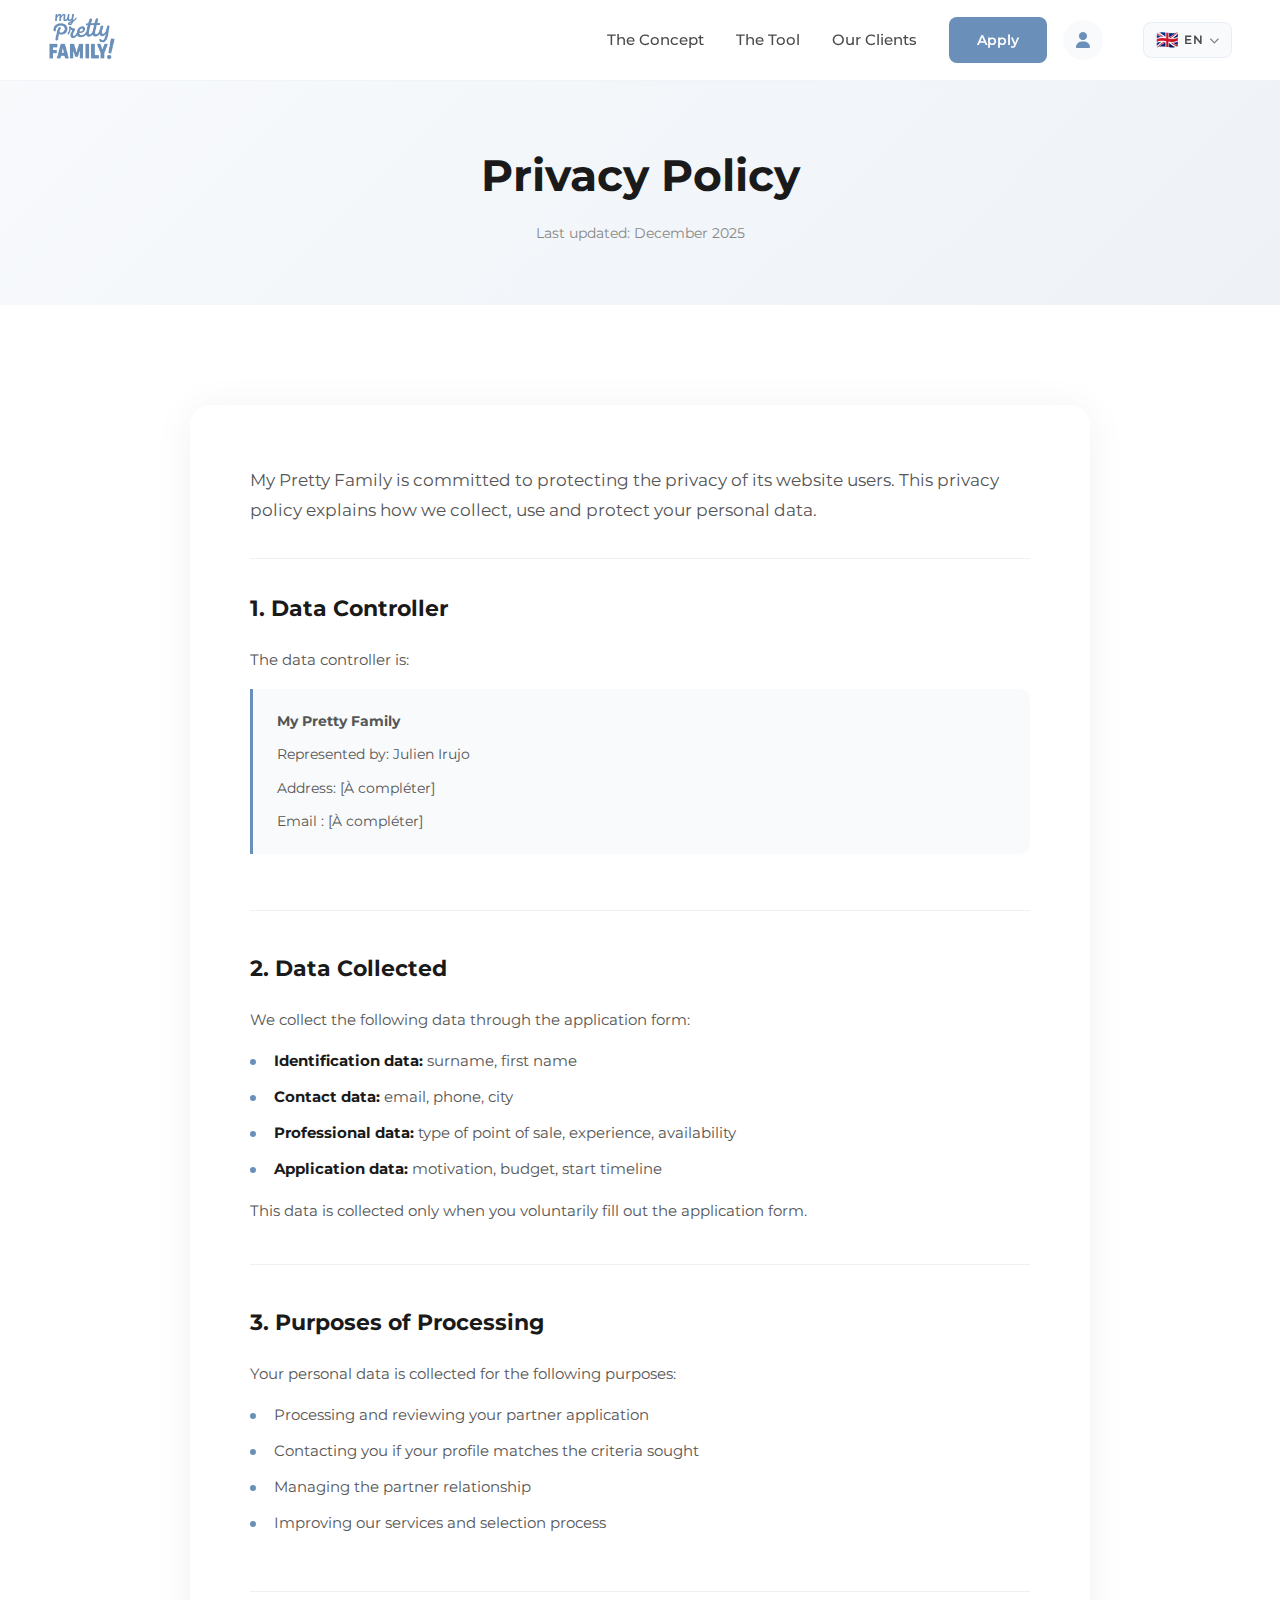
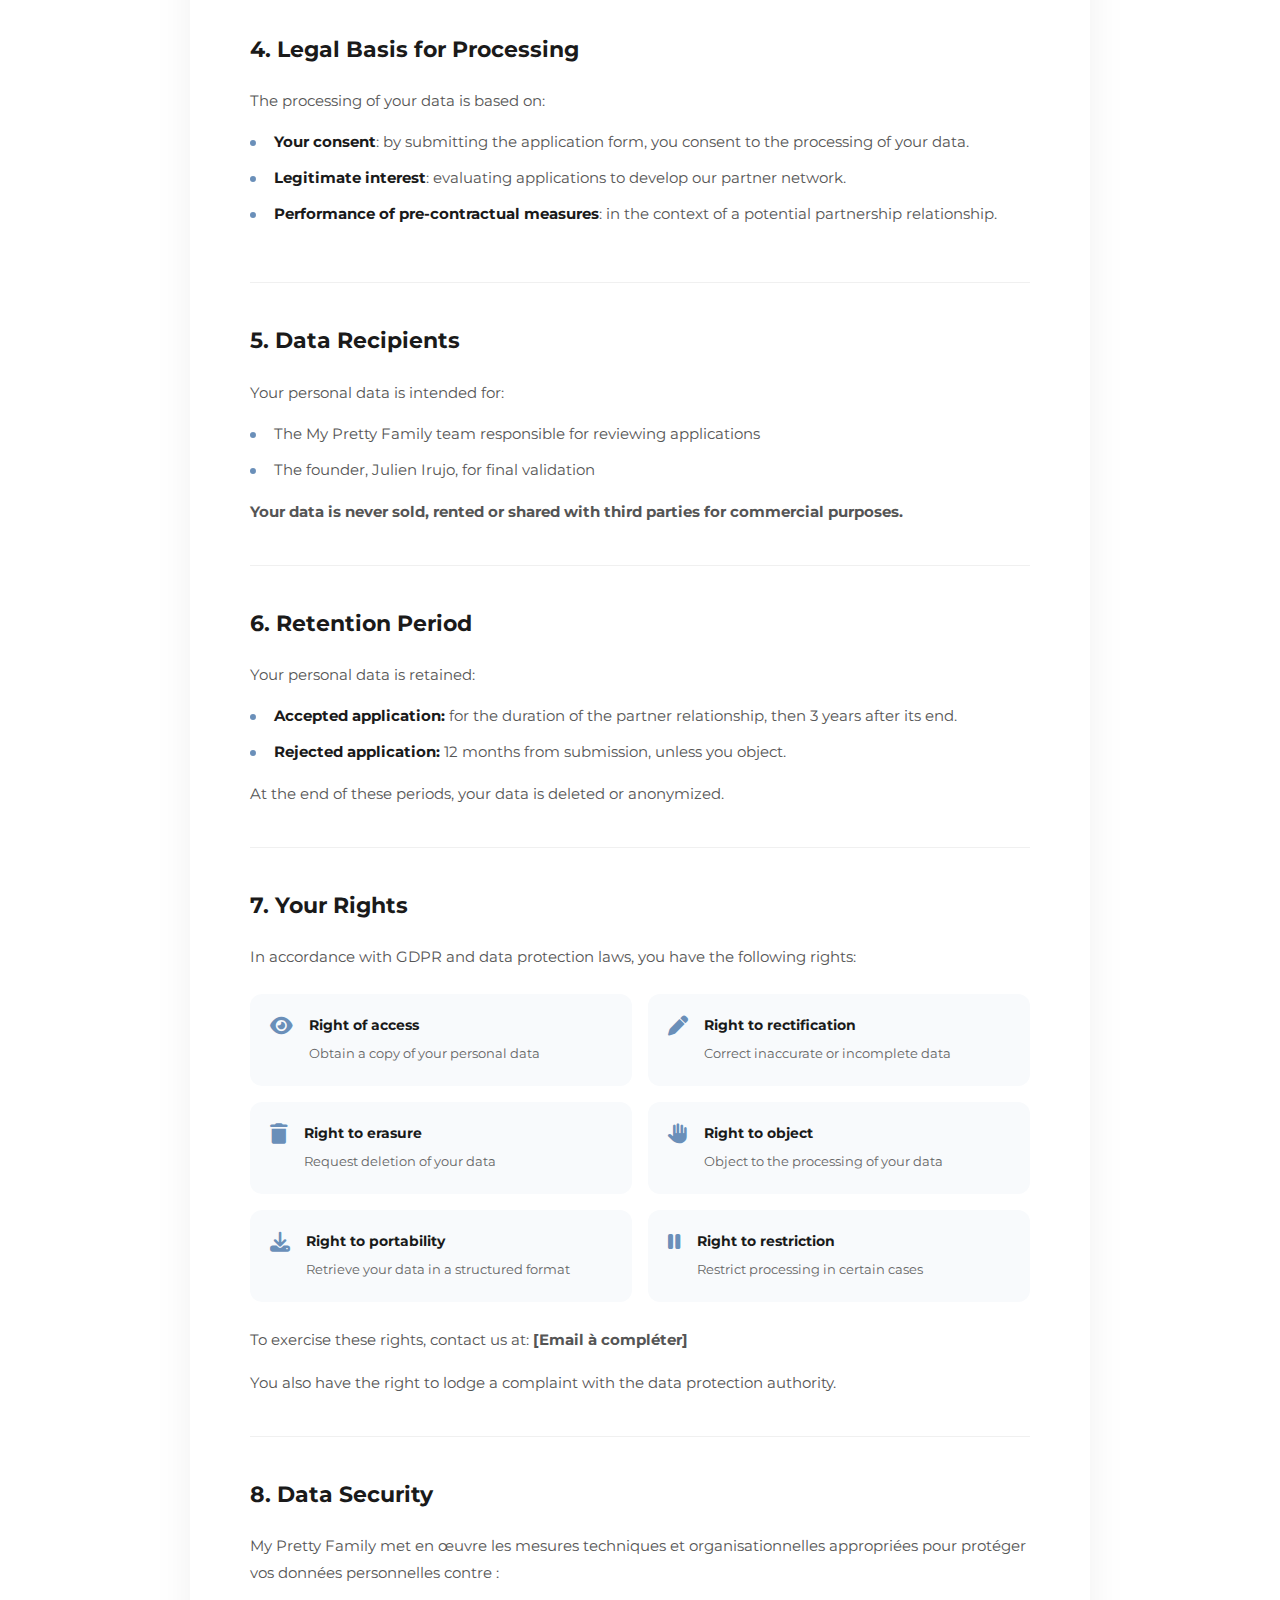
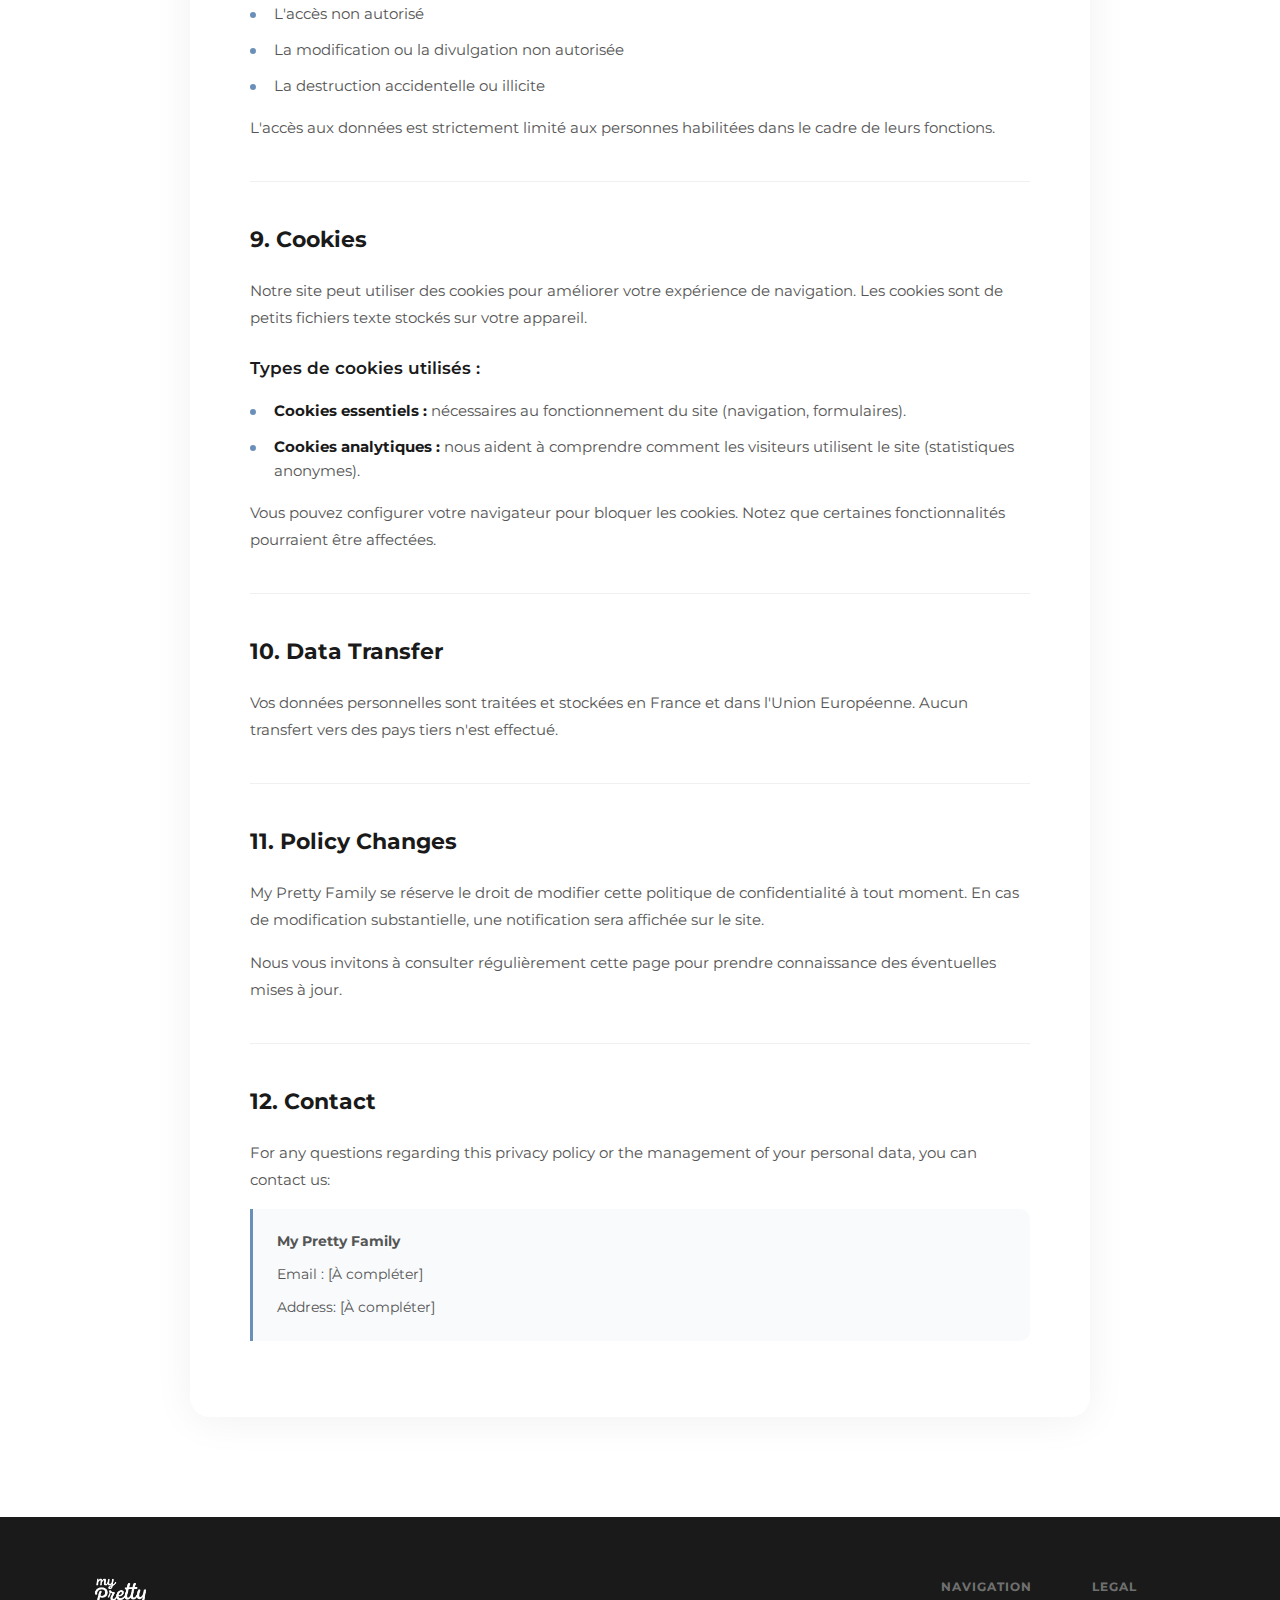
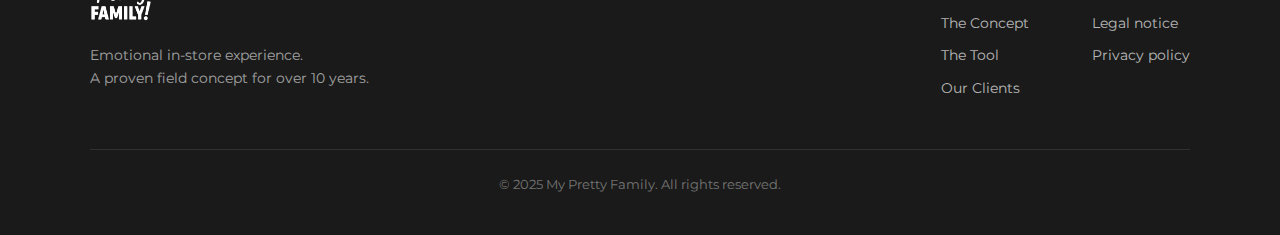
<file: confidentialite.html>
<!DOCTYPE html>
<html lang="fr">
<head>
  <meta charset="UTF-8">
  <meta name="viewport" content="width=device-width, initial-scale=1.0">
  <title>Politique de Confidentialité - My Pretty Family</title>
  <meta name="description" content="Politique de confidentialité de My Pretty Family. Comment nous collectons, utilisons et protégeons vos données personnelles.">
  
  <!-- Favicon -->
  <link rel="icon" type="image/x-icon" href="./assets/favicon/favicon.ico">
  <link rel="icon" type="image/svg+xml" href="./assets/favicon/favicon.svg">
  <link rel="icon" type="image/png" sizes="32x32" href="./assets/favicon/favicon-32x32.png">
  <link rel="icon" type="image/png" sizes="16x16" href="./assets/favicon/favicon-16x16.png">
  <link rel="icon" type="image/png" sizes="96x96" href="./assets/favicon/favicon-96x96.png">
  <link rel="apple-touch-icon" sizes="180x180" href="./assets/favicon/apple-touch-icon.png">
  
  <!-- SEO & Open Graph -->
  <meta property="og:title" content="Politique de Confidentialité - My Pretty Family">
  <meta property="og:description" content="Comment nous protégeons vos données personnelles.">
  <meta property="og:image" content="./assets/og-image.webp">
  <meta property="og:type" content="website">
  
  <!-- Fonts -->
  <link rel="preconnect" href="https://fonts.googleapis.com">
  <link rel="preconnect" href="https://fonts.gstatic.com" crossorigin>
  <link href="https://fonts.googleapis.com/css2?family=Montserrat:wght@400;500;600;700&display=swap" rel="stylesheet">
  
  <!-- Font Awesome -->
  <link rel="stylesheet" href="https://cdnjs.cloudflare.com/ajax/libs/font-awesome/6.5.1/css/all.min.css">
  
  <!-- Styles -->
  <link rel="stylesheet" href="./styles.css">
  <link rel="stylesheet" href="./mobile-menu.css">
  <link rel="stylesheet" href="./legal.css">
  <link rel="stylesheet" href="./i18n.css">
</head>
<body>

  <!-- NAVIGATION COMPLETE -->
  <nav class="nav">
    <div class="nav-inner">
      <a href="./index.html" class="nav-logo">
        <img src="./assets/logo_blue.png" alt="My Pretty Family">
      </a>
      
      <!-- Desktop Links -->
      <div class="nav-links">
        <a href="./concept.html" class="nav-link" data-i18n="nav.concept">Le Concept</a>
        <!-- <a href="./fonctionnement.html" class="nav-link" data-i18n="nav.fonctionnement">Le Fonctionnement</a> -->
        <a href="./configurateur.html" class="nav-link" data-i18n="nav.outil">L'Outil</a>
        <a href="./nos-clients.html" class="nav-link" data-i18n="nav.clients">Nos Clients</a>
        <a href="./candidature.html" class="nav-cta" data-i18n="nav.candidater">Candidater</a>
        <a href="https://shop.myprettyfamily.com/shopadmin/?url_demandee=shopadmin" class="nav-login" data-i18n-title="nav.espacePartenaire" title="Espace partenaire">
          <i class="fa-solid fa-user"></i>
        </a>
        <!-- Le sélecteur de langue desktop est injecté ici par i18n.js -->
      </div>
      
      <!-- Burger Button -->
      <button class="nav-mobile-toggle" aria-label="Menu" aria-expanded="false">
        <span class="hamburger-line"></span>
        <span class="hamburger-line"></span>
        <span class="hamburger-line"></span>
      </button>
    </div>
    
    <!-- ==================== MENU MOBILE 3/4 ==================== -->
    <div class="nav-mobile">
      <!-- Header avec logo et bouton fermer -->
      <div class="nav-mobile-header">
        <img src="./assets/logo_blue.png" alt="My Pretty Family" class="nav-mobile-logo">
        <button class="nav-mobile-close" aria-label="Fermer le menu">
          <i class="fa-solid fa-xmark"></i>
        </button>
      </div>
      
      <!-- Contenu scrollable -->
      <div class="nav-mobile-content">
        <!-- Liens de navigation -->
        <div class="nav-mobile-links">
          <a href="./concept.html" class="nav-mobile-link">
            <i class="fa-solid fa-lightbulb"></i>
            <span data-i18n="nav.concept">Le Concept</span>
          </a>
          <a href="./fonctionnement.html" class="nav-mobile-link">
            <i class="fa-solid fa-cogs"></i>
            <span data-i18n="nav.fonctionnement">Le Fonctionnement</span>
          </a>
          <a href="./configurateur.html" class="nav-mobile-link">
            <i class="fa-solid fa-sliders"></i>
            <span data-i18n="nav.outil">L'Outil</span>
          </a>
          <a href="./nos-clients.html" class="nav-mobile-link">
            <i class="fa-solid fa-users"></i>
            <span data-i18n="nav.clients">Nos Clients</span>
          </a>
        </div>
        
        <!-- Séparateur -->
        <div class="nav-mobile-separator"></div>
        
        <!-- Espace partenaire -->
        <a href="https://shop.myprettyfamily.com/shopadmin/?url_demandee=shopadmin" class="nav-mobile-login">
          <i class="fa-solid fa-user"></i>
          <span data-i18n="nav.espacePartenaire">Espace partenaire</span>
        </a>
        
        <!-- CTA Candidater -->
        <a href="./candidature.html" class="nav-mobile-cta">
          <span data-i18n="nav.candidater">Candidater</span>
          <i class="fa-solid fa-arrow-right"></i>
        </a>
        
        <!-- Le sélecteur de langue mobile est injecté ici par i18n.js -->
        <!-- Il s'affiche comme un bouton compact qui ouvre un popup -->
      </div>
    </div>
  </nav>

  <!-- ==================== HERO ==================== -->
  <section class="legal-hero">
    <div class="legal-hero-inner">
      <h1 class="legal-title" data-i18n="confidentialite.heroTitle">Politique de Confidentialité</h1>
      <p class="legal-updated" data-i18n="confidentialite.lastUpdated">Dernière mise à jour : Décembre 2025</p>
    </div>
  </section>

  <!-- ==================== CONTENT ==================== -->
  <section class="section">
    <div class="section-inner section-narrow">
      <div class="legal-content">
        
        <div class="legal-intro">
          <p data-i18n="confidentialite.intro">
            My Pretty Family s'engage à protéger la vie privée des utilisateurs 
            de son site internet. Cette politique de confidentialité explique 
            comment nous collectons, utilisons et protégeons vos données personnelles.
          </p>
        </div>

        <div class="legal-section">
          <h2 data-i18n="confidentialite.section1Title">1. Responsable du traitement</h2>
          <p data-i18n="confidentialite.section1Text">Le responsable du traitement des données personnelles est :</p>
          <div class="legal-info-block">
            <p><strong>My Pretty Family</strong></p>
            <p><span data-i18n="confidentialite.representedBy">Représenté par :</span> Julien Irujo</p>
            <p><span data-i18n="confidentialite.address">Adresse :</span> [À compléter]</p>
            <p>Email : [À compléter]</p>
          </div>
        </div>

        <div class="legal-section">
          <h2 data-i18n="confidentialite.section2Title">2. Données collectées</h2>
          <p data-i18n="confidentialite.section2Text">Nous collectons les données suivantes via le formulaire de candidature :</p>
          <ul class="legal-list">
            <li data-i18n="confidentialite.dataIdentification"><strong>Données d'identification :</strong> nom, prénom</li>
            <li data-i18n="confidentialite.dataContact"><strong>Données de contact :</strong> email, téléphone, ville</li>
            <li data-i18n="confidentialite.dataProfessional"><strong>Données professionnelles :</strong> type de point de vente, expérience, disponibilité</li>
            <li data-i18n="confidentialite.dataApplication"><strong>Données de candidature :</strong> motivation, budget, délai de démarrage</li>
          </ul>
          <p data-i18n="confidentialite.section2Note">
            Ces données sont collectées uniquement lorsque vous remplissez 
            volontairement le formulaire de candidature.
          </p>
        </div>

        <div class="legal-section">
          <h2 data-i18n="confidentialite.section3Title">3. Finalités du traitement</h2>
          <p data-i18n="confidentialite.section3Text">Vos données personnelles sont collectées pour les finalités suivantes :</p>
          <ul class="legal-list">
            <li data-i18n="confidentialite.purpose1">Traitement et étude de votre candidature partenaire</li>
            <li data-i18n="confidentialite.purpose2">Prise de contact si votre profil correspond aux critères recherchés</li>
            <li data-i18n="confidentialite.purpose3">Gestion de la relation partenaire</li>
            <li data-i18n="confidentialite.purpose4">Amélioration de nos services et de notre processus de sélection</li>
          </ul>
        </div>

        <div class="legal-section">
          <h2 data-i18n="confidentialite.section4Title">4. Base légale du traitement</h2>
          <p data-i18n="confidentialite.section4Text">Le traitement de vos données repose sur :</p>
          <ul class="legal-list">
            <li data-i18n="confidentialite.legalBasis1">
              <strong>Votre consentement</strong> : en soumettant le formulaire 
              de candidature, vous consentez au traitement de vos données.
            </li>
            <li data-i18n="confidentialite.legalBasis2">
              <strong>L'intérêt légitime</strong> : évaluer les candidatures 
              pour développer notre réseau de partenaires.
            </li>
            <li data-i18n="confidentialite.legalBasis3">
              <strong>L'exécution de mesures précontractuelles</strong> : 
              dans le cadre d'une éventuelle relation de partenariat.
            </li>
          </ul>
        </div>

        <div class="legal-section">
          <h2 data-i18n="confidentialite.section5Title">5. Destinataires des données</h2>
          <p data-i18n="confidentialite.section5Text">Vos données personnelles sont destinées à :</p>
          <ul class="legal-list">
            <li data-i18n="confidentialite.recipient1">L'équipe My Pretty Family en charge de l'étude des candidatures</li>
            <li data-i18n="confidentialite.recipient2">Le fondateur, Julien Irujo, pour la validation finale</li>
          </ul>
          <p data-i18n="confidentialite.noSelling">
            <strong>Vos données ne sont jamais vendues, louées ou partagées 
            avec des tiers à des fins commerciales.</strong>
          </p>
        </div>

        <div class="legal-section">
          <h2 data-i18n="confidentialite.section6Title">6. Durée de conservation</h2>
          <p data-i18n="confidentialite.section6Text">Vos données personnelles sont conservées :</p>
          <ul class="legal-list">
            <li data-i18n="confidentialite.retention1">
              <strong>Candidature retenue :</strong> pendant toute la durée 
              de la relation partenaire, puis 3 ans après la fin de celle-ci.
            </li>
            <li data-i18n="confidentialite.retention2">
              <strong>Candidature non retenue :</strong> 12 mois à compter 
              de la soumission, sauf opposition de votre part.
            </li>
          </ul>
          <p data-i18n="confidentialite.retentionNote">
            À l'issue de ces délais, vos données sont supprimées ou anonymisées.
          </p>
        </div>

        <div class="legal-section">
          <h2 data-i18n="confidentialite.section7Title">7. Vos droits</h2>
          <p data-i18n="confidentialite.section7Text">
            Conformément au RGPD et à la loi Informatique et Libertés, 
            vous disposez des droits suivants :
          </p>
          <div class="rights-grid">
            <div class="right-item">
              <i class="fa-solid fa-eye"></i>
              <div>
                <strong data-i18n="confidentialite.rightAccess">Droit d'accès</strong>
                <span data-i18n="confidentialite.rightAccessDesc">Obtenir une copie de vos données personnelles</span>
              </div>
            </div>
            <div class="right-item">
              <i class="fa-solid fa-pen"></i>
              <div>
                <strong data-i18n="confidentialite.rightRectification">Droit de rectification</strong>
                <span data-i18n="confidentialite.rightRectificationDesc">Corriger des données inexactes ou incomplètes</span>
              </div>
            </div>
            <div class="right-item">
              <i class="fa-solid fa-trash"></i>
              <div>
                <strong data-i18n="confidentialite.rightErasure">Droit à l'effacement</strong>
                <span data-i18n="confidentialite.rightErasureDesc">Demander la suppression de vos données</span>
              </div>
            </div>
            <div class="right-item">
              <i class="fa-solid fa-hand"></i>
              <div>
                <strong data-i18n="confidentialite.rightObjection">Droit d'opposition</strong>
                <span data-i18n="confidentialite.rightObjectionDesc">Vous opposer au traitement de vos données</span>
              </div>
            </div>
            <div class="right-item">
              <i class="fa-solid fa-download"></i>
              <div>
                <strong data-i18n="confidentialite.rightPortability">Droit à la portabilité</strong>
                <span data-i18n="confidentialite.rightPortabilityDesc">Récupérer vos données dans un format structuré</span>
              </div>
            </div>
            <div class="right-item">
              <i class="fa-solid fa-pause"></i>
              <div>
                <strong data-i18n="confidentialite.rightRestriction">Droit à la limitation</strong>
                <span data-i18n="confidentialite.rightRestrictionDesc">Limiter le traitement dans certains cas</span>
              </div>
            </div>
          </div>
          <p>
            <span data-i18n="confidentialite.exerciseRights">Pour exercer ces droits, contactez-nous à l'adresse :</span>
            <strong>[Email à compléter]</strong>
          </p>
          <p data-i18n="confidentialite.cnilNote">
            Vous disposez également du droit d'introduire une réclamation 
            auprès de la CNIL (Commission Nationale de l'Informatique et des Libertés).
          </p>
        </div>

        <div class="legal-section">
          <h2 data-i18n="confidentialite.section8Title">8. Sécurité des données</h2>
          <p>
            My Pretty Family met en œuvre les mesures techniques et organisationnelles 
            appropriées pour protéger vos données personnelles contre :
          </p>
          <ul class="legal-list">
            <li>L'accès non autorisé</li>
            <li>La modification ou la divulgation non autorisée</li>
            <li>La destruction accidentelle ou illicite</li>
          </ul>
          <p>
            L'accès aux données est strictement limité aux personnes habilitées 
            dans le cadre de leurs fonctions.
          </p>
        </div>

        <div class="legal-section">
          <h2 data-i18n="confidentialite.section9Title">9. Cookies</h2>
          <p>
            Notre site peut utiliser des cookies pour améliorer votre expérience 
            de navigation. Les cookies sont de petits fichiers texte stockés 
            sur votre appareil.
          </p>
          <h3>Types de cookies utilisés :</h3>
          <ul class="legal-list">
            <li>
              <strong>Cookies essentiels :</strong> nécessaires au fonctionnement 
              du site (navigation, formulaires).
            </li>
            <li>
              <strong>Cookies analytiques :</strong> nous aident à comprendre 
              comment les visiteurs utilisent le site (statistiques anonymes).
            </li>
          </ul>
          <p>
            Vous pouvez configurer votre navigateur pour bloquer les cookies. 
            Notez que certaines fonctionnalités pourraient être affectées.
          </p>
        </div>

        <div class="legal-section">
          <h2 data-i18n="confidentialite.section10Title">10. Transfert de données</h2>
          <p>
            Vos données personnelles sont traitées et stockées en France 
            et dans l'Union Européenne. Aucun transfert vers des pays tiers 
            n'est effectué.
          </p>
        </div>

        <div class="legal-section">
          <h2 data-i18n="confidentialite.section11Title">11. Modification de la politique</h2>
          <p>
            My Pretty Family se réserve le droit de modifier cette politique 
            de confidentialité à tout moment. En cas de modification substantielle, 
            une notification sera affichée sur le site.
          </p>
          <p>
            Nous vous invitons à consulter régulièrement cette page pour 
            prendre connaissance des éventuelles mises à jour.
          </p>
        </div>

        <div class="legal-section">
          <h2 data-i18n="confidentialite.section12Title">12. Contact</h2>
          <p data-i18n="confidentialite.contactText">
            Pour toute question relative à cette politique de confidentialité 
            ou à la gestion de vos données personnelles, vous pouvez nous contacter :
          </p>
          <div class="legal-info-block">
            <p><strong>My Pretty Family</strong></p>
            <p>Email : [À compléter]</p>
            <p><span data-i18n="confidentialite.address">Adresse :</span> [À compléter]</p>
          </div>
        </div>

      </div>
    </div>
  </section>

  <!-- ==================== FOOTER ==================== -->
  <footer class="footer">
    <div class="footer-inner">
      <div class="footer-brand">
        <img src="./assets/logo_blue.png" alt="My Pretty Family" class="footer-logo">
        <p class="footer-desc" data-i18n="footer.desc">
          Expérience émotionnelle en point de vente.<br>
          Concept terrain depuis +10 ans.
        </p>
      </div>
      
      <div class="footer-links">
        <div class="footer-column">
          <h4 class="footer-column-title" data-i18n="footer.navigation">Navigation</h4>
          <a href="./concept.html" class="footer-link" data-i18n="nav.concept">Le Concept</a>
          <!-- <a href="./fonctionnement.html" class="footer-link" data-i18n="nav.fonctionnement">Le Fonctionnement</a> -->
          <a href="./configurateur.html" class="footer-link" data-i18n="nav.outil">L'Outil</a>
          <a href="./nos-clients.html" class="footer-link" data-i18n="nav.clients">Nos Clients</a>
        </div>
        <div class="footer-column">
          <h4 class="footer-column-title" data-i18n="footer.legal">Légal</h4>
          <a href="./mentions-legales.html" class="footer-link" data-i18n="footer.mentionsLegales">Mentions légales</a>
          <a href="./confidentialite.html" class="footer-link" data-i18n="footer.confidentialite">Confidentialité</a>
        </div>
      </div>
    </div>
    
    <div class="footer-bottom">
      <p class="footer-copyright" data-i18n="footer.copyright">© 2025 My Pretty Family. Tous droits réservés.</p>
    </div>
  </footer>

  <!-- Scripts i18n -->
  <script src="./i18n/modules/nav.js"></script>
  <script src="./i18n/modules/footer.js"></script>
  <script src="./i18n/modules/common.js"></script>
  <script src="./i18n/modules/confidentialite.js"></script>
  <script src="./i18n/translations.js"></script>
  <script src="./i18n.js"></script>
  <script src="./main.js"></script>
</body>
</html>
</file>
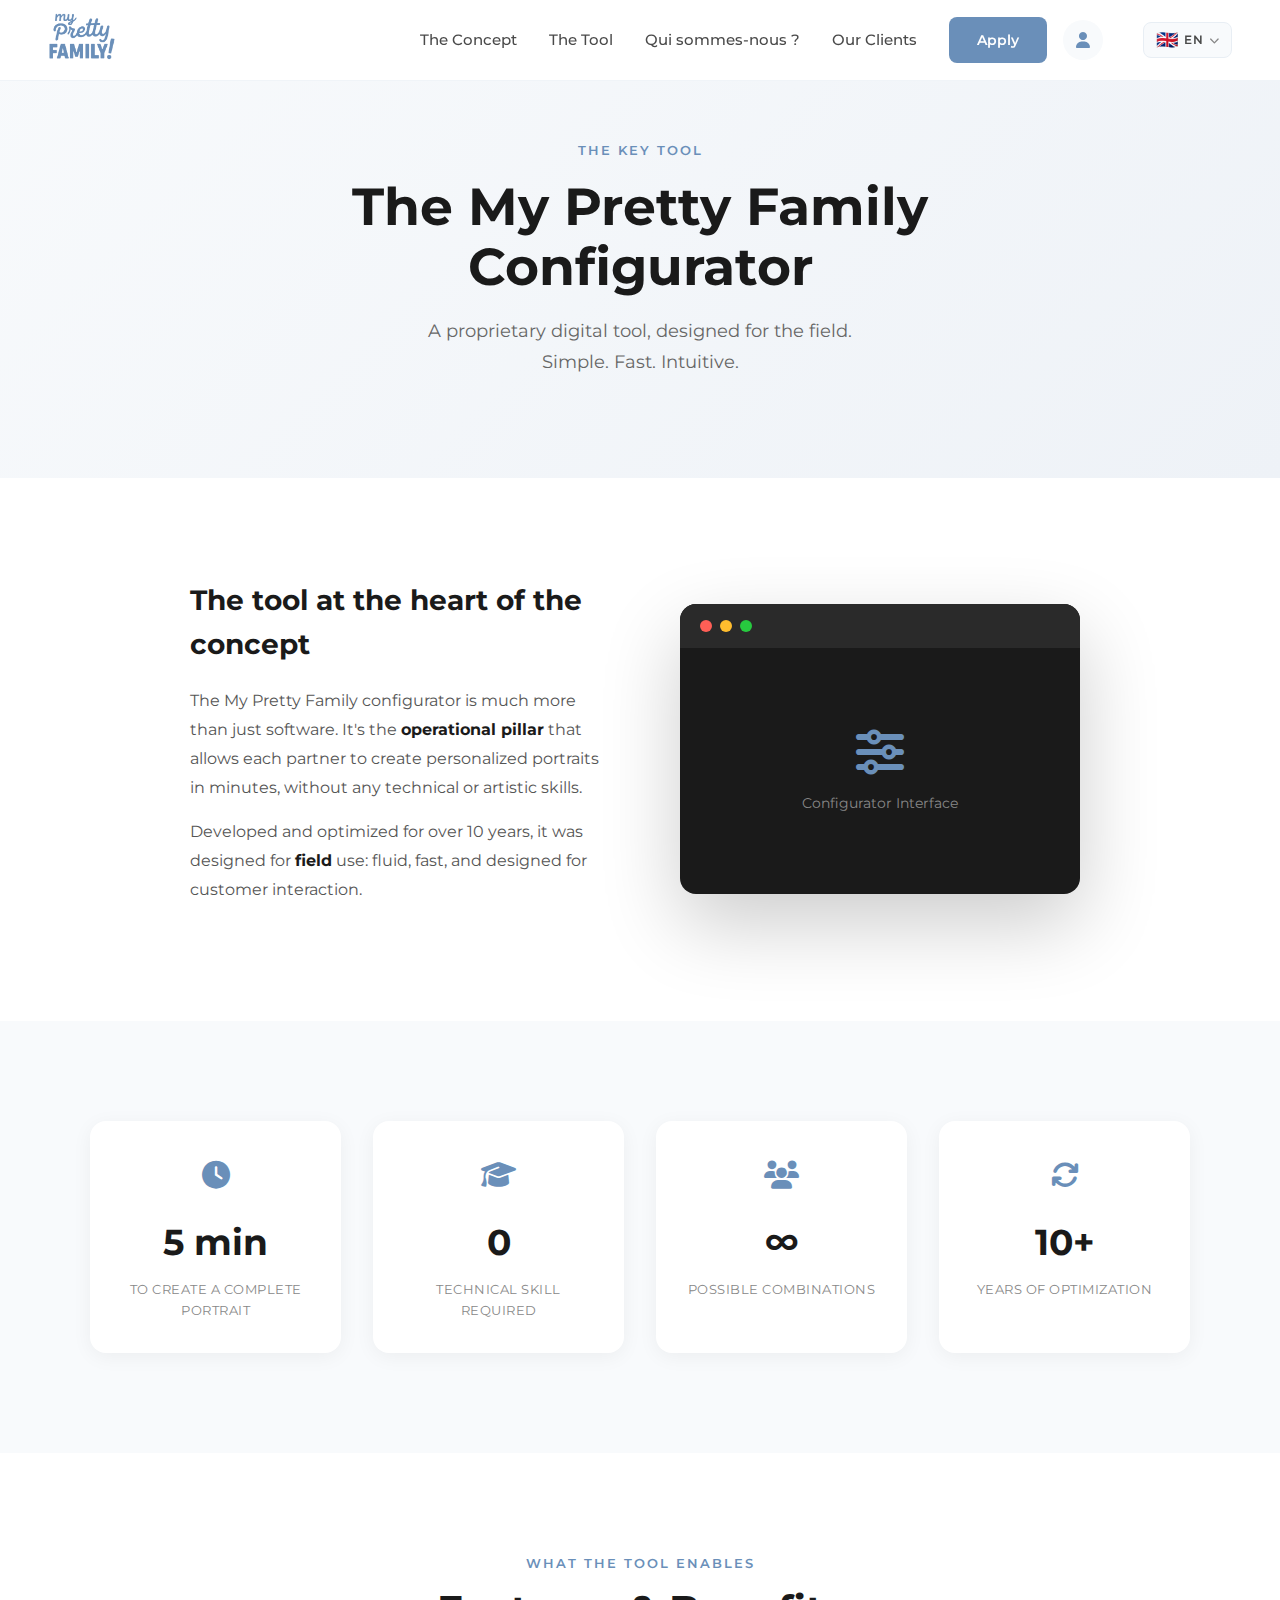
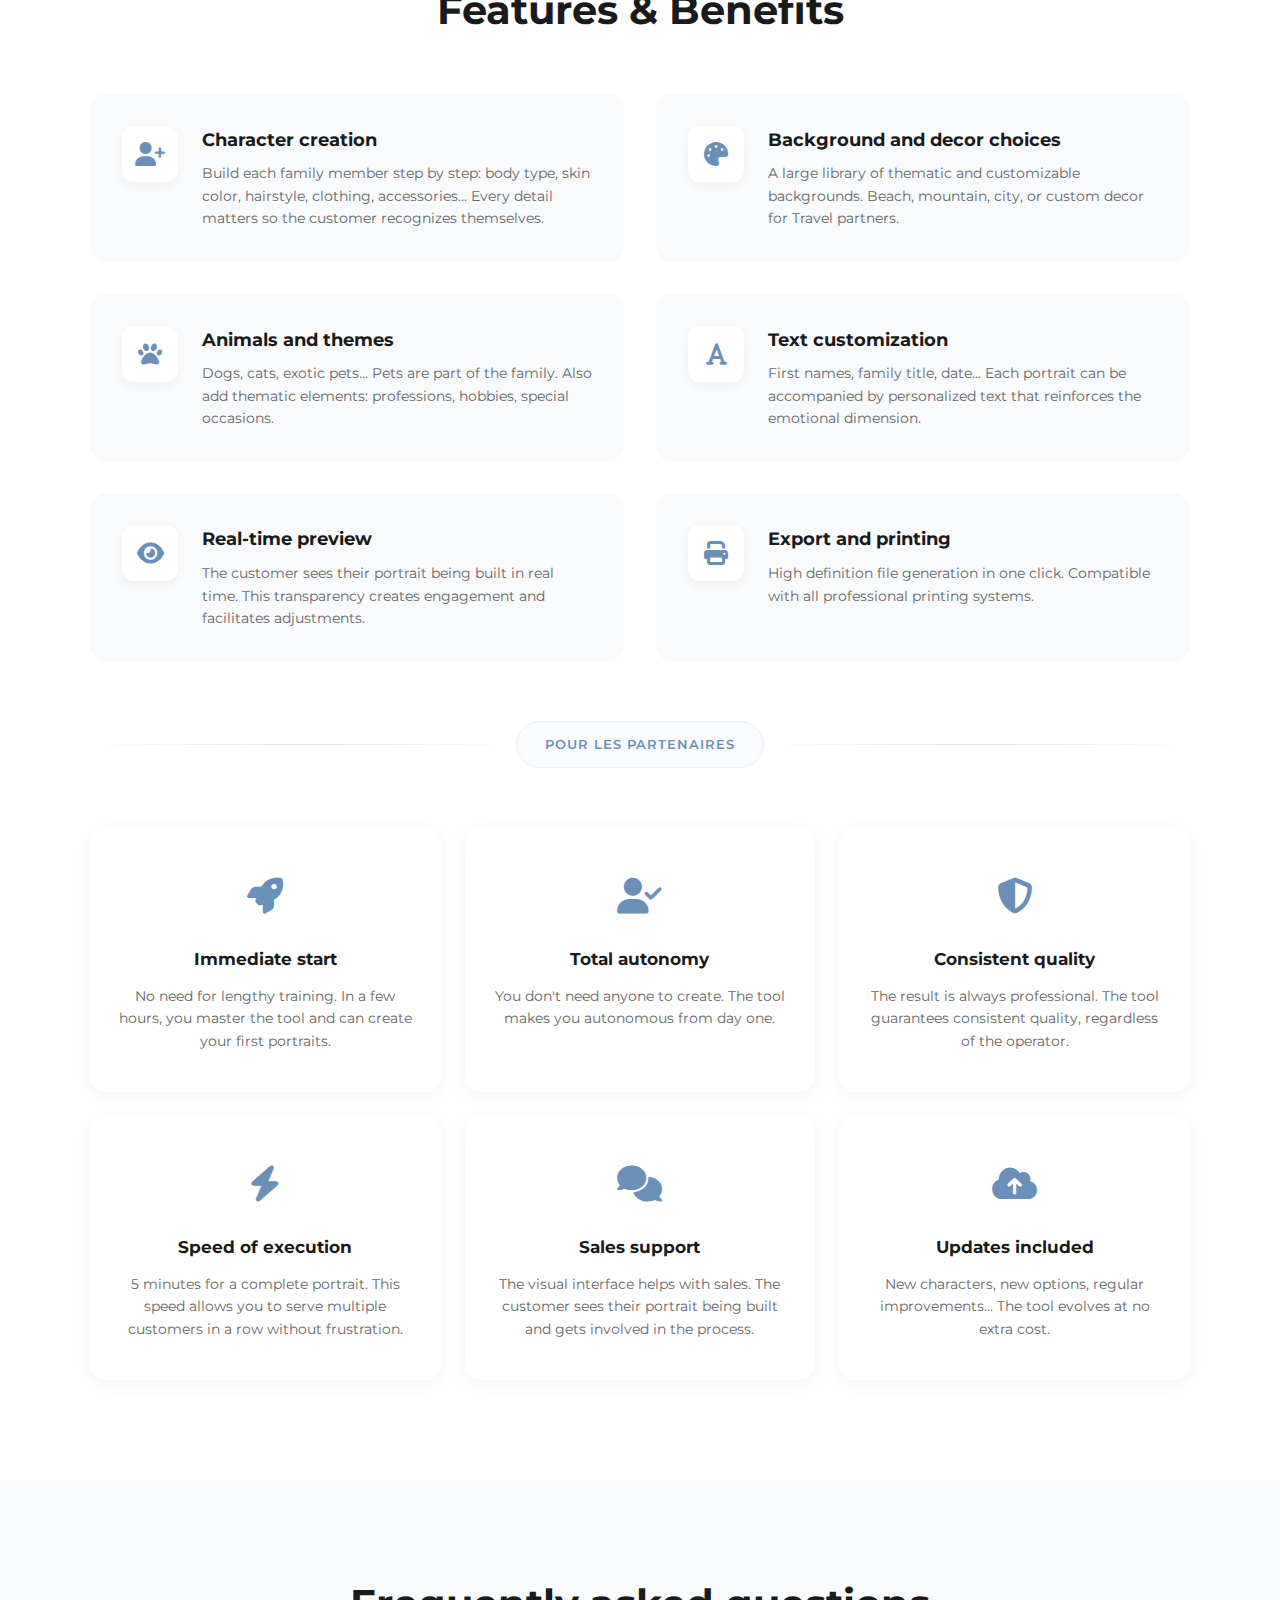
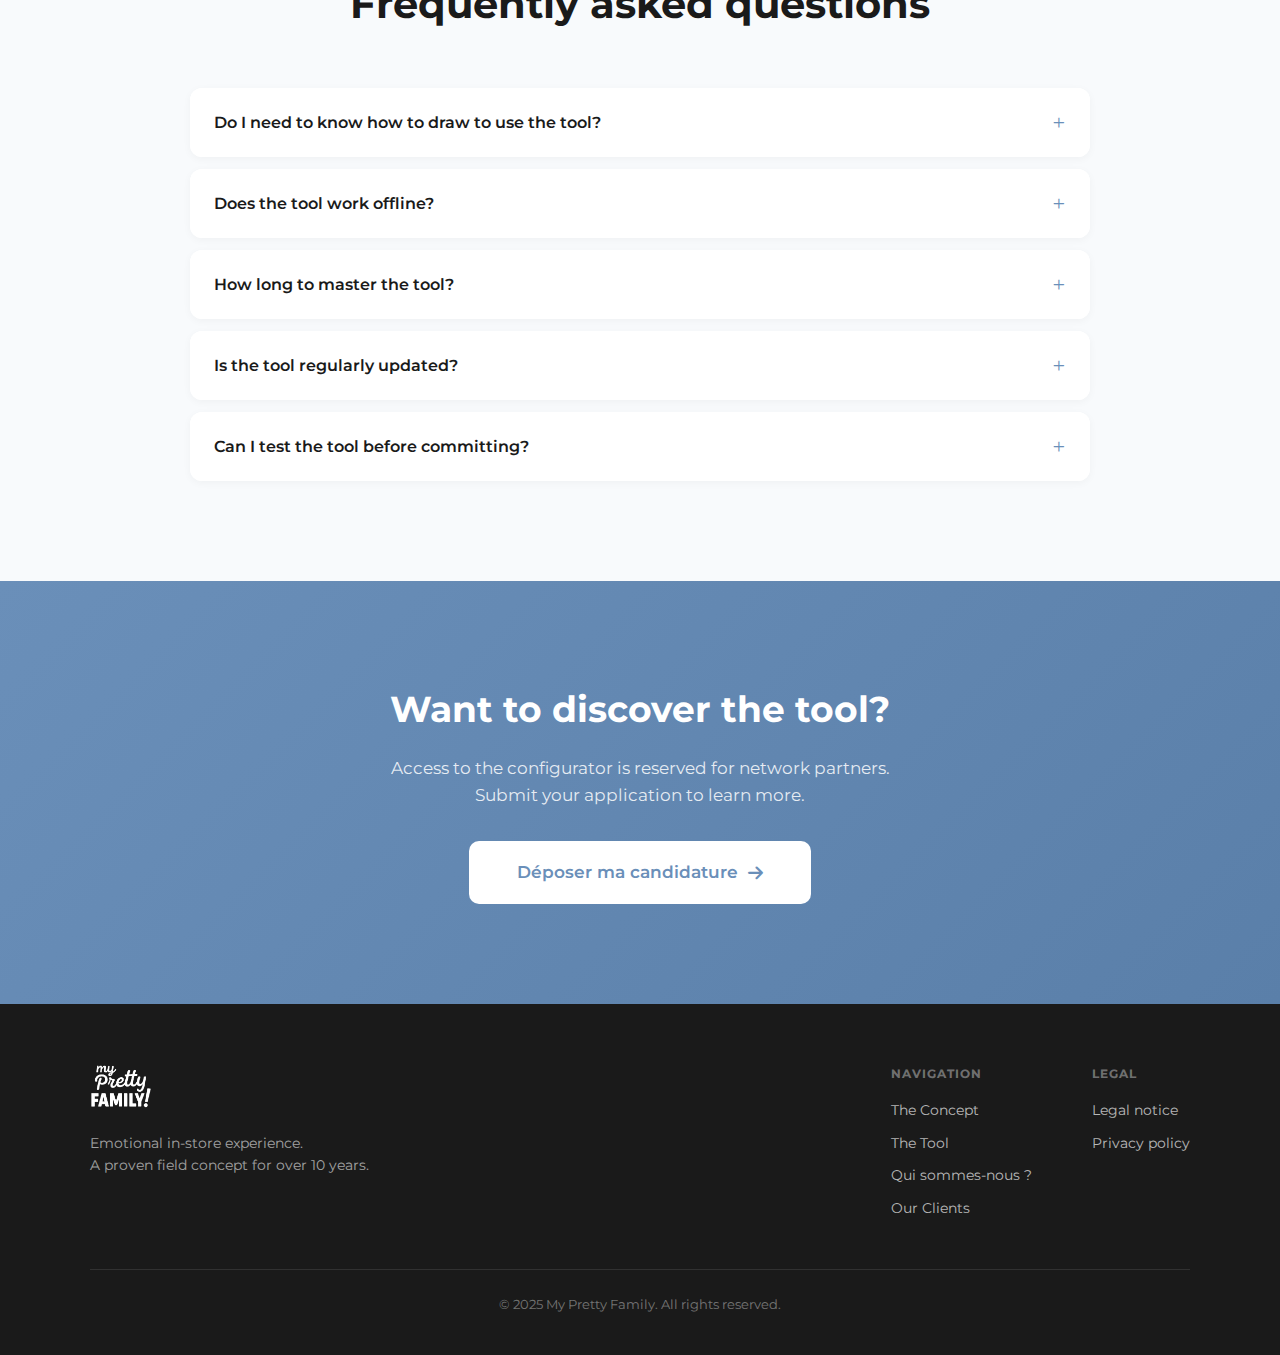
<file: configurateur.html>
<!DOCTYPE html>
<html lang="fr">
<head>
  <meta charset="UTF-8">
  <meta name="viewport" content="width=device-width, initial-scale=1.0">
  <title>Le Configurateur - My Pretty Family</title>
  <meta name="description" content="Découvrez le configurateur My Pretty Family : un outil numérique propriétaire pensé pour le terrain, simple, rapide et intuitif.">
  
  <!-- Favicon -->
  <link rel="icon" type="image/x-icon" href="./assets/favicon/favicon.ico">
  <link rel="icon" type="image/svg+xml" href="./assets/favicon/favicon.svg">
  <link rel="icon" type="image/png" sizes="32x32" href="./assets/favicon/favicon-32x32.png">
  <link rel="icon" type="image/png" sizes="16x16" href="./assets/favicon/favicon-16x16.png">
  <link rel="icon" type="image/png" sizes="96x96" href="./assets/favicon/favicon-96x96.png">
  <link rel="apple-touch-icon" sizes="180x180" href="./assets/favicon/apple-touch-icon.png">
  
  <!-- SEO & Open Graph -->
  <meta property="og:title" content="Le Configurateur - My Pretty Family">
  <meta property="og:description" content="Un outil numérique propriétaire pensé pour le terrain, simple, rapide et intuitif.">
  <meta property="og:image" content="./assets/og-image.webp">
  <meta property="og:type" content="website">
  
  <!-- Fonts -->
  <link rel="preconnect" href="https://fonts.googleapis.com">
  <link rel="preconnect" href="https://fonts.gstatic.com" crossorigin>
  <link href="https://fonts.googleapis.com/css2?family=Montserrat:wght@400;500;600;700&display=swap" rel="stylesheet">
  
  <!-- Font Awesome -->
  <link rel="stylesheet" href="https://cdnjs.cloudflare.com/ajax/libs/font-awesome/6.5.1/css/all.min.css">
  
  <!-- Styles -->
  <link rel="stylesheet" href="./styles.css">
  <link rel="stylesheet" href="./mobile-menu.css">
  <link rel="stylesheet" href="./configurateur.css">
  <link rel="stylesheet" href="./i18n.css">
</head>
<body>

  <!-- NAVIGATION COMPLETE -->
  <nav class="nav">
    <div class="nav-inner">
      <a href="./index.html" class="nav-logo">
        <img src="./assets/logo_blue.png" alt="My Pretty Family">
      </a>
      
      <!-- Desktop Links -->
      <div class="nav-links">
        <a href="./concept.html" class="nav-link" data-i18n="nav.concept">Le Concept</a>
        <a href="./configurateur.html" class="nav-link active" data-i18n="nav.outil">L'Outil</a>
        <a href="./qui-sommes-nous.html" class="nav-link" data-i18n="nav.about">Qui sommes-nous ?</a>
        <a href="./nos-clients.html" class="nav-link" data-i18n="nav.clients">Nos Clients</a>
        <a href="./candidature.html" class="nav-cta" data-i18n="nav.candidater">Candidater</a>
        <a href="https://shop.myprettyfamily.com/shopadmin/?url_demandee=shopadmin" class="nav-login" data-i18n-title="nav.espacePartenaire" title="Espace partenaire">
          <i class="fa-solid fa-user"></i>
        </a>
      </div>
      
      <!-- Burger Button -->
      <button class="nav-mobile-toggle" aria-label="Menu" aria-expanded="false">
        <span class="hamburger-line"></span>
        <span class="hamburger-line"></span>
        <span class="hamburger-line"></span>
      </button>
    </div>
    
    <!-- ==================== MENU MOBILE 3/4 ==================== -->
    <div class="nav-mobile">
      <!-- Header avec logo et bouton fermer -->
      <div class="nav-mobile-header">
        <img src="./assets/logo_blue.png" alt="My Pretty Family" class="nav-mobile-logo">
        <button class="nav-mobile-close" aria-label="Fermer le menu">
          <i class="fa-solid fa-xmark"></i>
        </button>
      </div>
      
      <!-- Contenu scrollable -->
      <div class="nav-mobile-content">
        <!-- Liens de navigation -->
        <div class="nav-mobile-links">
          <a href="./concept.html" class="nav-mobile-link">
            <i class="fa-solid fa-lightbulb"></i>
            <span data-i18n="nav.concept">Le Concept</span>
          </a>
          <a href="./configurateur.html" class="nav-mobile-link active">
            <i class="fa-solid fa-sliders"></i>
            <span data-i18n="nav.outil">L'Outil</span>
          </a>
          <a href="./qui-sommes-nous.html" class="nav-mobile-link">
            <i class="fa-solid fa-heart"></i>
            <span data-i18n="nav.about">Qui sommes-nous ?</span>
          </a>
          <a href="./nos-clients.html" class="nav-mobile-link">
            <i class="fa-solid fa-users"></i>
            <span data-i18n="nav.clients">Nos Clients</span>
          </a>
        </div>
        
        <!-- Séparateur -->
        <div class="nav-mobile-separator"></div>
        
        <!-- Espace partenaire -->
        <a href="https://shop.myprettyfamily.com/shopadmin/?url_demandee=shopadmin" class="nav-mobile-login">
          <i class="fa-solid fa-user"></i>
          <span data-i18n="nav.espacePartenaire">Espace partenaire</span>
        </a>
        
        <!-- CTA Candidater -->
        <a href="./candidature.html" class="nav-mobile-cta">
          <span data-i18n="nav.candidater">Candidater</span>
          <i class="fa-solid fa-arrow-right"></i>
        </a>
        
        <!-- Le sélecteur de langue mobile est injecté ici par i18n.js -->
        <!-- Il s'affiche comme un bouton compact qui ouvre un popup -->
      </div>
    </div>
  </nav>

  <!-- ==================== HERO ==================== -->
  <section class="page-hero config-hero">
    <div class="page-hero-inner">
      <p class="page-hero-label" data-i18n="configurateur.heroLabel">L'outil clé</p>
      <h1 class="page-hero-title" data-i18n="configurateur.heroTitle">Le Configurateur<br>My Pretty Family</h1>
      <p class="page-hero-subtitle" data-i18n="configurateur.heroSubtitle">
        Un outil numérique propriétaire, pensé pour le terrain.<br>
        Simple. Rapide. Intuitif.
      </p>
    </div>
  </section>

  <!-- ==================== INTRO ==================== -->
  <section class="section">
    <div class="section-inner section-narrow">
      <div class="config-intro">
        <div class="config-intro-content">
          <h2 class="config-intro-title" data-i18n="configurateur.introTitle">L'outil au cœur du concept</h2>
          <p class="config-intro-text" data-i18n="configurateur.introText1">
            Le configurateur My Pretty Family est bien plus qu'un simple logiciel. 
            C'est le <strong>pilier opérationnel</strong> qui permet à chaque partenaire 
            de créer des portraits personnalisés en quelques minutes, sans aucune 
            compétence technique ou artistique.
          </p>
          <p class="config-intro-text" data-i18n="configurateur.introText2">
            Développé et optimisé depuis plus de 10 ans, il a été conçu pour 
            une utilisation <strong>terrain</strong> : fluide, rapide, et pensé 
            pour l'interaction avec le client.
          </p>
        </div>
        <div class="config-intro-visual">
          <div class="config-mockup-large">
            <div class="mockup-screen">
              <div class="mockup-header">
                <span class="mockup-dot"></span>
                <span class="mockup-dot"></span>
                <span class="mockup-dot"></span>
              </div>
              <div class="mockup-content">
                <i class="fa-solid fa-sliders"></i>
                <span data-i18n="common.mockupConfigurator">Interface du configurateur</span>
              </div>
            </div>
          </div>
        </div>
      </div>
    </div>
  </section>

  <!-- ==================== CHIFFRES CLÉS ==================== -->
  <section class="section section-alt">
    <div class="section-inner">
      <div class="stats-row">
        <div class="stat-block">
          <div class="stat-icon"><i class="fa-solid fa-clock"></i></div>
          <div class="stat-value" data-i18n="configurateur.stat1Value">5 min</div>
          <div class="stat-desc" data-i18n="configurateur.stat1Desc">pour créer un portrait complet</div>
        </div>
        <div class="stat-block">
          <div class="stat-icon"><i class="fa-solid fa-graduation-cap"></i></div>
          <div class="stat-value" data-i18n="configurateur.stat2Value">0</div>
          <div class="stat-desc" data-i18n="configurateur.stat2Desc">compétence technique requise</div>
        </div>
        <div class="stat-block">
          <div class="stat-icon"><i class="fa-solid fa-users"></i></div>
          <div class="stat-value" data-i18n="configurateur.stat3Value">∞</div>
          <div class="stat-desc" data-i18n="configurateur.stat3Desc">combinaisons possibles</div>
        </div>
        <div class="stat-block">
          <div class="stat-icon"><i class="fa-solid fa-arrows-rotate"></i></div>
          <div class="stat-value" data-i18n="configurateur.stat4Value">10+</div>
          <div class="stat-desc" data-i18n="configurateur.stat4Desc">années d'optimisation</div>
        </div>
      </div>
    </div>
  </section>

  <!-- ==================== FONCTIONNALITÉS & AVANTAGES (FUSIONNÉS) ==================== -->
  <section class="section" id="fonctionnalites">
    <div class="section-inner">
      <div class="section-header">
        <p class="section-label" data-i18n="configurateur.featuresLabel">Ce que permet l'outil</p>
        <h2 class="section-title" data-i18n="configurateur.featuresTitle">Fonctionnalités & Avantages</h2>
      </div>
      
      <!-- Grille des fonctionnalités principales -->
      <div class="features-showcase">
        <div class="feature-showcase-item">
          <div class="feature-showcase-icon">
            <i class="fa-solid fa-user-plus"></i>
          </div>
          <div class="feature-showcase-content">
            <h3 data-i18n="configurateur.feature1Title">Création de personnages</h3>
            <p data-i18n="configurateur.feature1Desc">
              Construisez chaque membre de la famille étape par étape : 
              morphologie, couleur de peau, coiffure, vêtements, accessoires… 
              Chaque détail compte pour que le client se reconnaisse.
            </p>
          </div>
        </div>
        
        <div class="feature-showcase-item">
          <div class="feature-showcase-icon">
            <i class="fa-solid fa-palette"></i>
          </div>
          <div class="feature-showcase-content">
            <h3 data-i18n="configurateur.feature2Title">Choix des fonds et décors</h3>
            <p data-i18n="configurateur.feature2Desc">
              Une large bibliothèque de fonds thématiques et personnalisables. 
              Plage, montagne, ville, ou décor sur-mesure pour les partenaires Travel.
            </p>
          </div>
        </div>
        
        <div class="feature-showcase-item">
          <div class="feature-showcase-icon">
            <i class="fa-solid fa-paw"></i>
          </div>
          <div class="feature-showcase-content">
            <h3 data-i18n="configurateur.feature3Title">Animaux et thématiques</h3>
            <p data-i18n="configurateur.feature3Desc">
              Chiens, chats, NAC… Les animaux de compagnie font partie de la famille. 
              Ajoutez aussi des éléments thématiques : métiers, passions, occasions spéciales.
            </p>
          </div>
        </div>
        
        <div class="feature-showcase-item">
          <div class="feature-showcase-icon">
            <i class="fa-solid fa-font"></i>
          </div>
          <div class="feature-showcase-content">
            <h3 data-i18n="configurateur.feature4Title">Personnalisation du texte</h3>
            <p data-i18n="configurateur.feature4Desc">
              Prénoms, titre de la famille, date… Chaque portrait peut être 
              accompagné d'un texte personnalisé qui renforce la dimension émotionnelle.
            </p>
          </div>
        </div>
        
        <div class="feature-showcase-item">
          <div class="feature-showcase-icon">
            <i class="fa-solid fa-eye"></i>
          </div>
          <div class="feature-showcase-content">
            <h3 data-i18n="configurateur.feature5Title">Prévisualisation en temps réel</h3>
            <p data-i18n="configurateur.feature5Desc">
              Le client voit son portrait se construire en direct. 
              Cette transparence crée de l'engagement et facilite les ajustements.
            </p>
          </div>
        </div>
        
        <div class="feature-showcase-item">
          <div class="feature-showcase-icon">
            <i class="fa-solid fa-print"></i>
          </div>
          <div class="feature-showcase-content">
            <h3 data-i18n="configurateur.feature6Title">Export et impression</h3>
            <p data-i18n="configurateur.feature6Desc">
              Génération du fichier haute définition en un clic. 
              Compatible avec tous les systèmes d'impression professionnels.
            </p>
          </div>
        </div>
      </div>
      
      <!-- Séparateur visuel -->
      <div class="section-divider">
        <span class="divider-text">Pour les partenaires</span>
      </div>
      
      <!-- Grille des avantages partenaire -->
      <div class="advantages-grid">
        <div class="advantage-card">
          <div class="advantage-icon"><i class="fa-solid fa-rocket"></i></div>
          <h3 class="advantage-title" data-i18n="configurateur.advantage1Title">Démarrage immédiat</h3>
          <p class="advantage-desc" data-i18n="configurateur.advantage1Desc">
            Pas besoin de formation longue. En quelques heures, vous maîtrisez l'outil 
            et pouvez créer vos premiers portraits.
          </p>
        </div>
        
        <div class="advantage-card">
          <div class="advantage-icon"><i class="fa-solid fa-user-check"></i></div>
          <h3 class="advantage-title" data-i18n="configurateur.advantage2Title">Autonomie totale</h3>
          <p class="advantage-desc" data-i18n="configurateur.advantage2Desc">
            Vous n'avez besoin de personne pour créer. L'outil vous rend autonome 
            dès le premier jour.
          </p>
        </div>
        
        <div class="advantage-card">
          <div class="advantage-icon"><i class="fa-solid fa-shield-halved"></i></div>
          <h3 class="advantage-title" data-i18n="configurateur.advantage3Title">Qualité constante</h3>
          <p class="advantage-desc" data-i18n="configurateur.advantage3Desc">
            Le résultat est toujours professionnel. L'outil garantit une qualité 
            homogène, quel que soit l'opérateur.
          </p>
        </div>
        
        <div class="advantage-card">
          <div class="advantage-icon"><i class="fa-solid fa-bolt"></i></div>
          <h3 class="advantage-title" data-i18n="configurateur.advantage4Title">Rapidité d'exécution</h3>
          <p class="advantage-desc" data-i18n="configurateur.advantage4Desc">
            5 minutes pour un portrait complet. Cette rapidité permet de traiter 
            plusieurs clients à la suite sans frustration.
          </p>
        </div>
        
        <div class="advantage-card">
          <div class="advantage-icon"><i class="fa-solid fa-comments"></i></div>
          <h3 class="advantage-title" data-i18n="configurateur.advantage5Title">Support de vente</h3>
          <p class="advantage-desc" data-i18n="configurateur.advantage5Desc">
            L'interface visuelle aide à la vente. Le client voit son portrait 
            se construire et s'implique dans le processus.
          </p>
        </div>
        
        <div class="advantage-card">
          <div class="advantage-icon"><i class="fa-solid fa-cloud-arrow-up"></i></div>
          <h3 class="advantage-title" data-i18n="configurateur.advantage6Title">Mises à jour incluses</h3>
          <p class="advantage-desc" data-i18n="configurateur.advantage6Desc">
            Nouveaux personnages, nouvelles options, améliorations régulières… 
            L'outil évolue sans surcoût.
          </p>
        </div>
      </div>
    </div>
  </section>

  <!-- ==================== FAQ CONFIGURATEUR ==================== -->
  <section class="section section-alt">
    <div class="section-inner section-narrow">
      <div class="section-header">
        <h2 class="section-title" data-i18n="configurateur.faqTitle">Questions fréquentes</h2>
      </div>
      
      <div class="faq-list">
        <div class="faq-item">
          <button class="faq-question">
            <span class="faq-question-text" data-i18n="configurateur.faq1Q">Faut-il savoir dessiner pour utiliser l'outil ?</span>
            <span class="faq-icon">+</span>
          </button>
          <div class="faq-answer" data-i18n="configurateur.faq1A">
            Absolument pas. Le configurateur fonctionne par assemblage d'éléments graphiques. 
            Vous sélectionnez, vous combinez, vous personnalisez. Aucun talent artistique requis.
          </div>
        </div>
        
        <div class="faq-item">
          <button class="faq-question">
            <span class="faq-question-text" data-i18n="configurateur.faq2Q">L'outil fonctionne-t-il hors connexion ?</span>
            <span class="faq-icon">+</span>
          </button>
          <div class="faq-answer" data-i18n="configurateur.faq2A">
            Le configurateur nécessite une connexion internet pour fonctionner de manière optimale 
            et accéder à toutes les ressources. Une connexion stable est recommandée pour le terrain.
          </div>
        </div>
        
        <div class="faq-item">
          <button class="faq-question">
            <span class="faq-question-text" data-i18n="configurateur.faq3Q">Combien de temps pour maîtriser l'outil ?</span>
            <span class="faq-icon">+</span>
          </button>
          <div class="faq-answer" data-i18n="configurateur.faq3A">
            La prise en main est rapide : quelques heures suffisent pour être opérationnel. 
            Après une dizaine de portraits, vous serez parfaitement à l'aise et gagnerez encore en rapidité.
          </div>
        </div>
        
        <div class="faq-item">
          <button class="faq-question">
            <span class="faq-question-text" data-i18n="configurateur.faq4Q">L'outil est-il régulièrement mis à jour ?</span>
            <span class="faq-icon">+</span>
          </button>
          <div class="faq-answer" data-i18n="configurateur.faq4A">
            Oui. De nouveaux personnages, accessoires, fonds et fonctionnalités sont ajoutés régulièrement. 
            Ces mises à jour sont incluses dans l'abonnement, sans surcoût.
          </div>
        </div>
        
        <div class="faq-item">
          <button class="faq-question">
            <span class="faq-question-text" data-i18n="configurateur.faq5Q">Puis-je tester l'outil avant de m'engager ?</span>
            <span class="faq-icon">+</span>
          </button>
          <div class="faq-answer" data-i18n="configurateur.faq5A">
            L'accès au configurateur est réservé aux partenaires du réseau. 
            Une démonstration peut être organisée lors du processus de candidature pour les profils retenus.
          </div>
        </div>
      </div>
    </div>
  </section>

  <!-- ==================== CTA ==================== -->
  <section class="cta-final">
    <div class="cta-final-inner">
      <h2 class="cta-final-title" data-i18n="configurateur.ctaTitle">Envie de découvrir l'outil ?</h2>
      <p class="cta-final-text" data-i18n="configurateur.ctaText">
        L'accès au configurateur est réservé aux partenaires du réseau.<br>
        Déposez votre candidature pour en savoir plus.
      </p>
      <a href="./candidature.html" class="btn-white btn-large">
        <span data-i18n="home.btnApply">Déposer ma candidature</span> <i class="fa-solid fa-arrow-right"></i>
      </a>
    </div>
  </section>

  <!-- ==================== FOOTER ==================== -->
  <footer class="footer">
    <div class="footer-inner">
      <div class="footer-brand">
        <img src="./assets/logo_blue.png" alt="My Pretty Family" class="footer-logo">
        <p class="footer-desc" data-i18n="footer.desc">
          Expérience émotionnelle en point de vente.<br>
          Concept terrain depuis +10 ans.
        </p>
      </div>
      
      <div class="footer-links">
        <div class="footer-column">
          <h4 class="footer-column-title" data-i18n="footer.navigation">Navigation</h4>
          <a href="./concept.html" class="footer-link" data-i18n="nav.concept">Le Concept</a>
          <a href="./configurateur.html" class="footer-link" data-i18n="nav.outil">L'Outil</a>
          <a href="./qui-sommes-nous.html" class="footer-link" data-i18n="nav.about">Qui sommes-nous ?</a>
          <a href="./nos-clients.html" class="footer-link" data-i18n="nav.clients">Nos Clients</a>
        </div>
        <div class="footer-column">
          <h4 class="footer-column-title" data-i18n="footer.legal">Légal</h4>
          <a href="./mentions-legales.html" class="footer-link" data-i18n="footer.mentionsLegales">Mentions légales</a>
          <a href="./confidentialite.html" class="footer-link" data-i18n="footer.confidentialite">Confidentialité</a>
        </div>
      </div>
    </div>
    
    <div class="footer-bottom">
      <p class="footer-copyright" data-i18n="footer.copyright">© 2025 My Pretty Family. Tous droits réservés.</p>
    </div>
  </footer>

  <!-- Scripts -->
  <!-- Modules de traduction -->
  <script src="./i18n/modules/nav.js"></script>
  <script src="./i18n/modules/footer.js"></script>
  <script src="./i18n/modules/common.js"></script>
  <script src="./i18n/modules/configurateur.js"></script>

  <!-- Assemblage -->
  <script src="./i18n/translations.js"></script>

  <!-- Système i18n -->
  <script src="./i18n.js"></script>
  <script src="./main.js"></script>
</body>
</html>
</file>
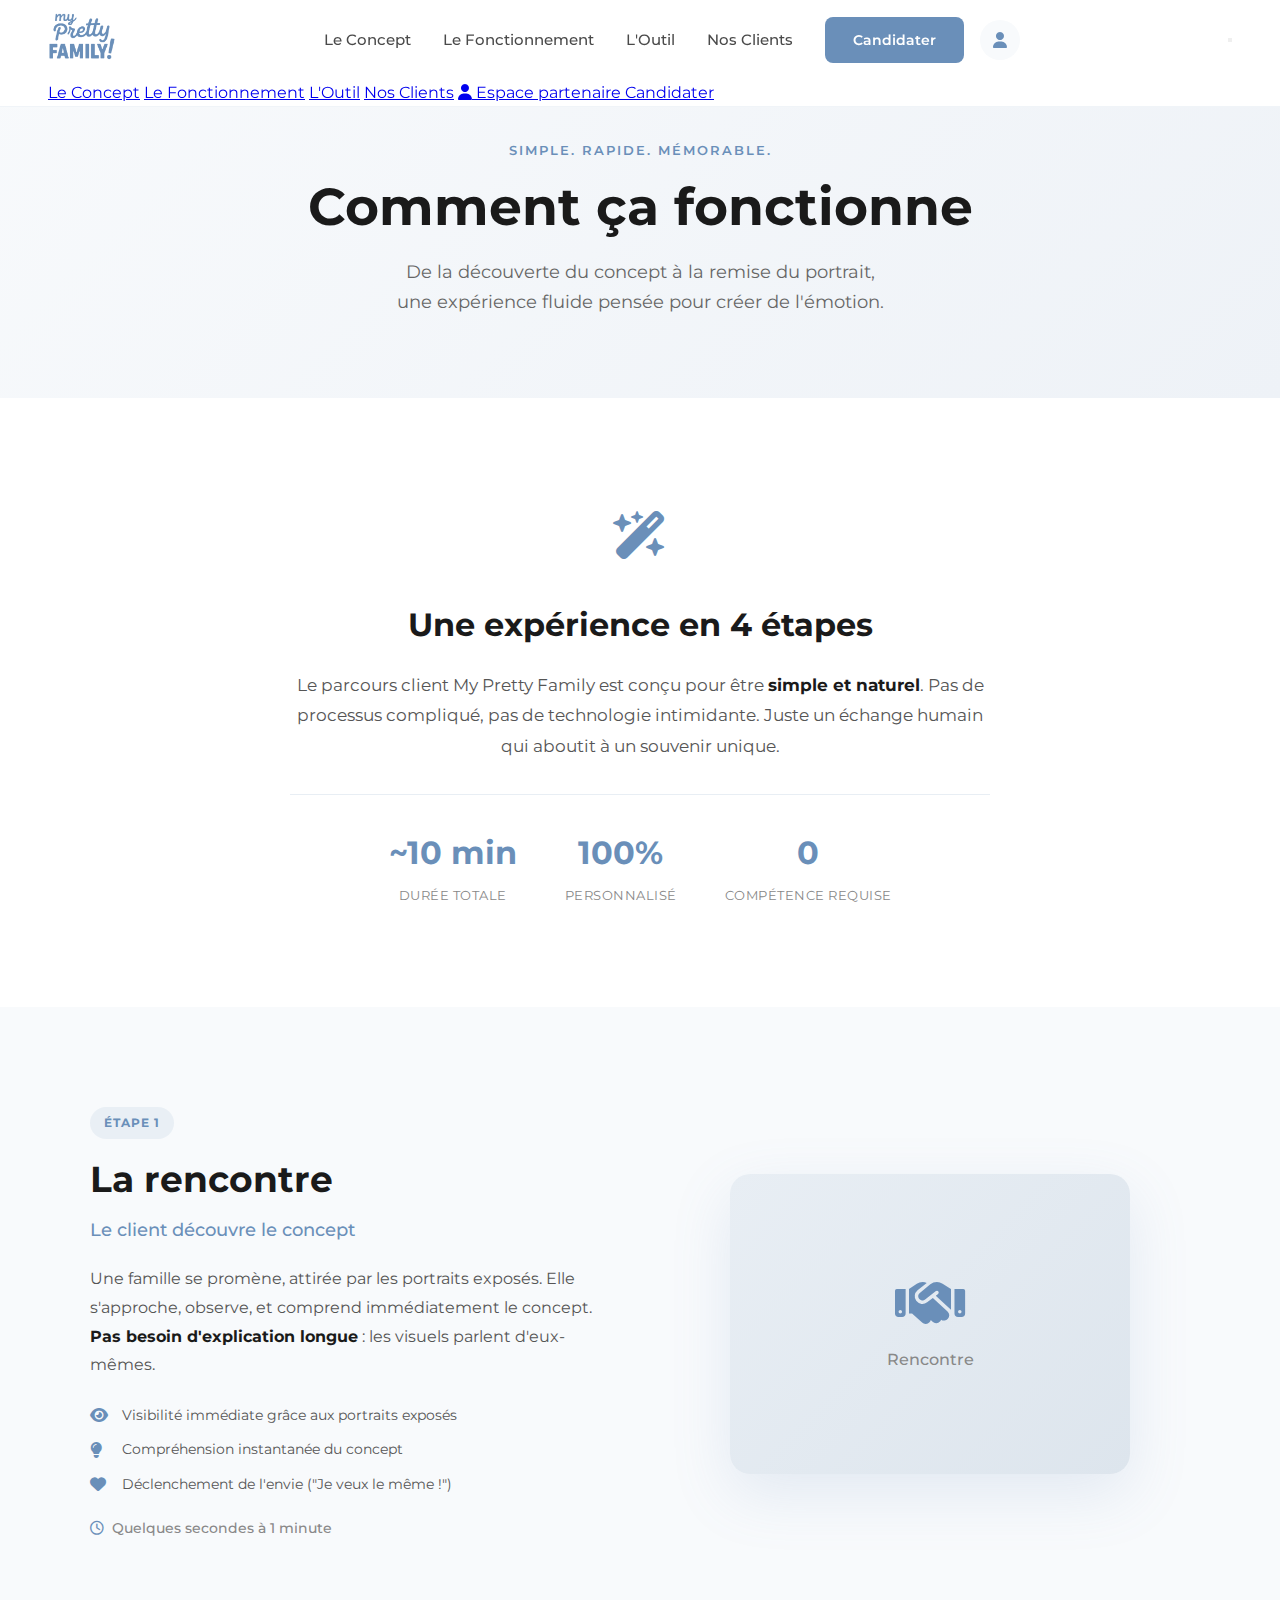
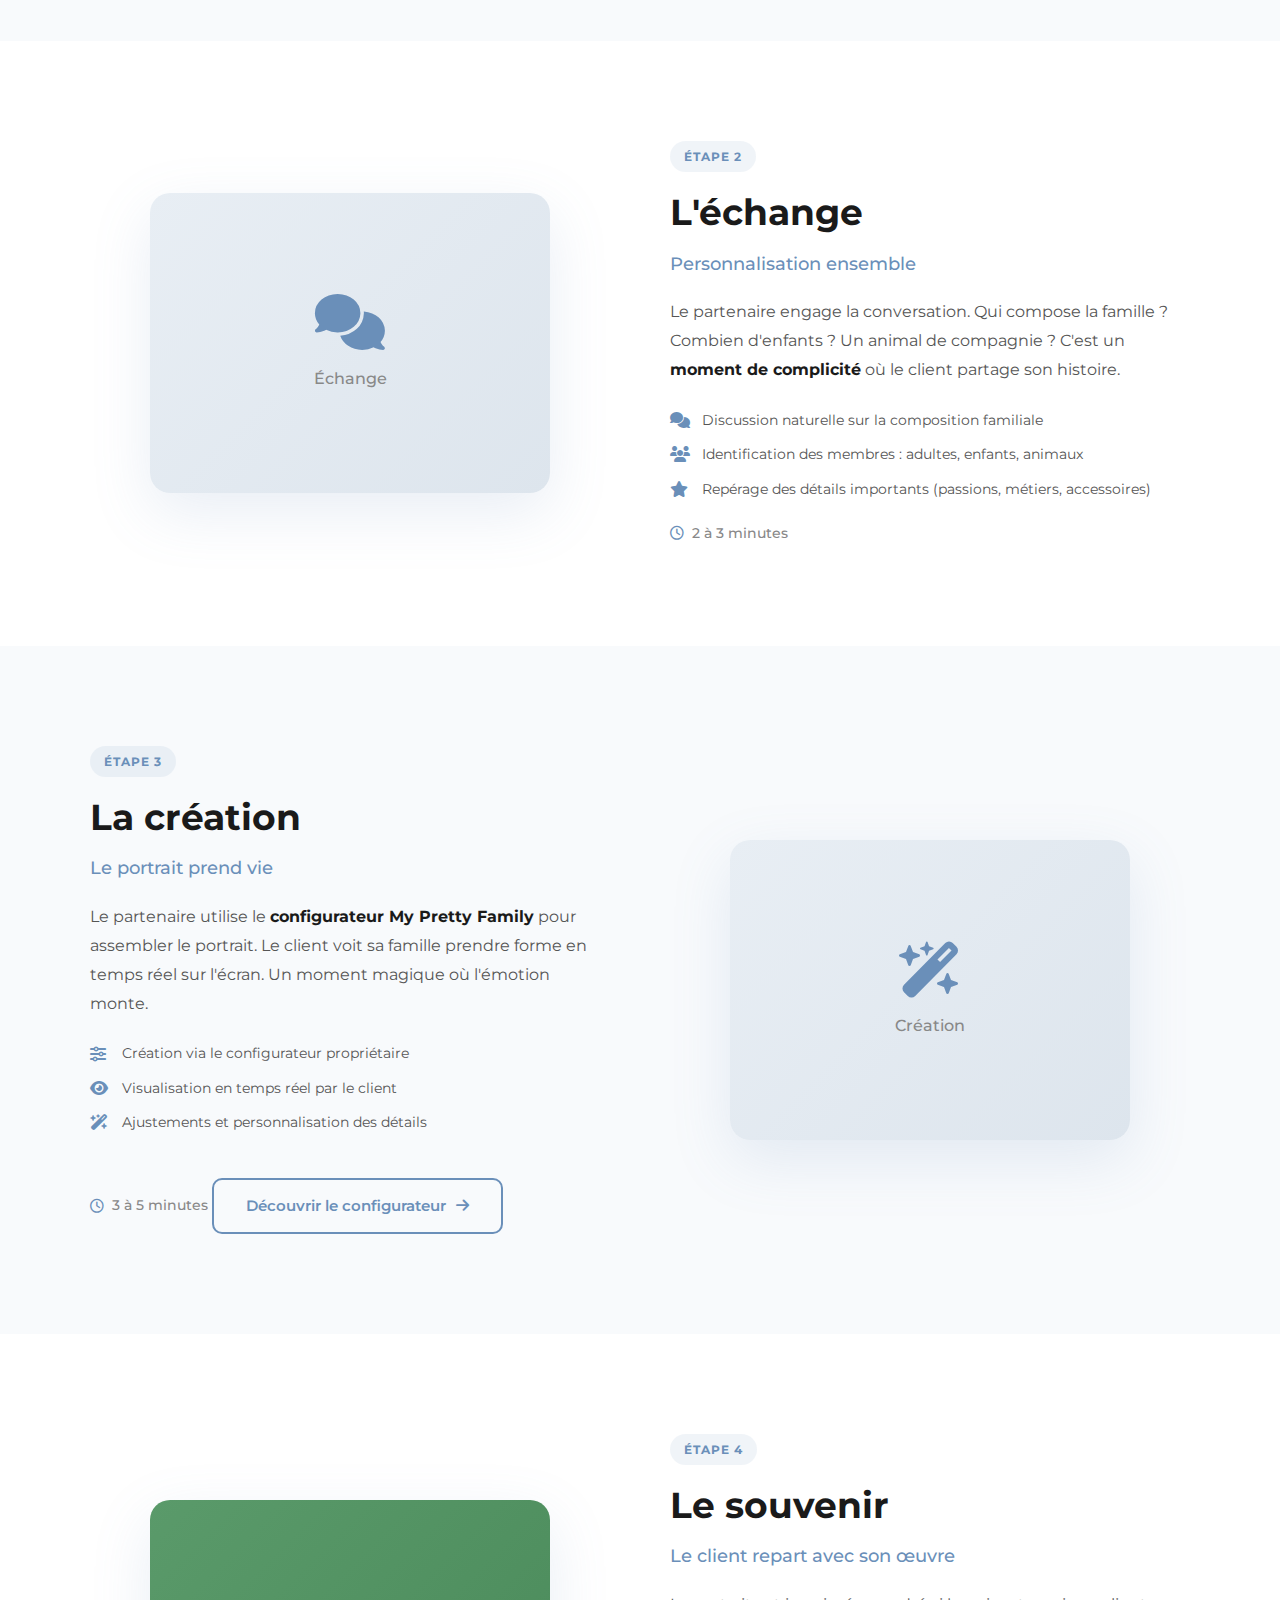
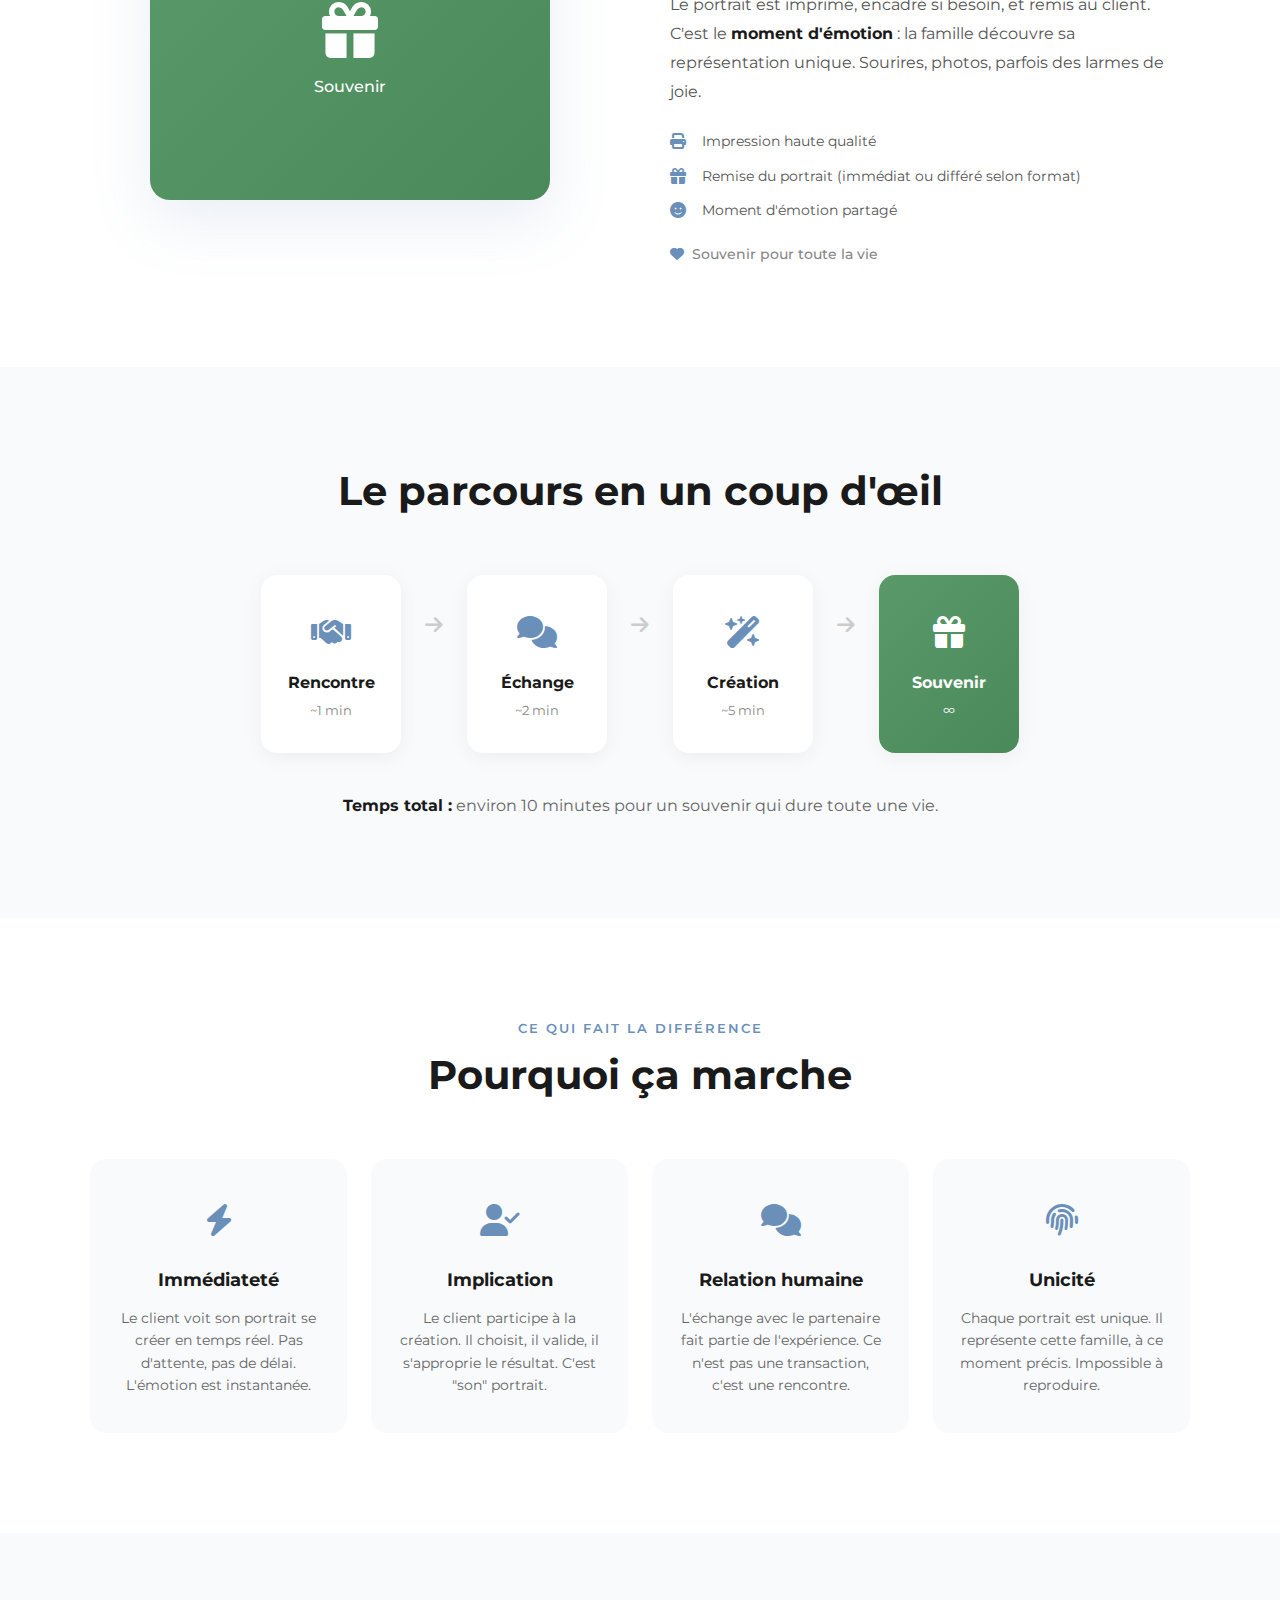
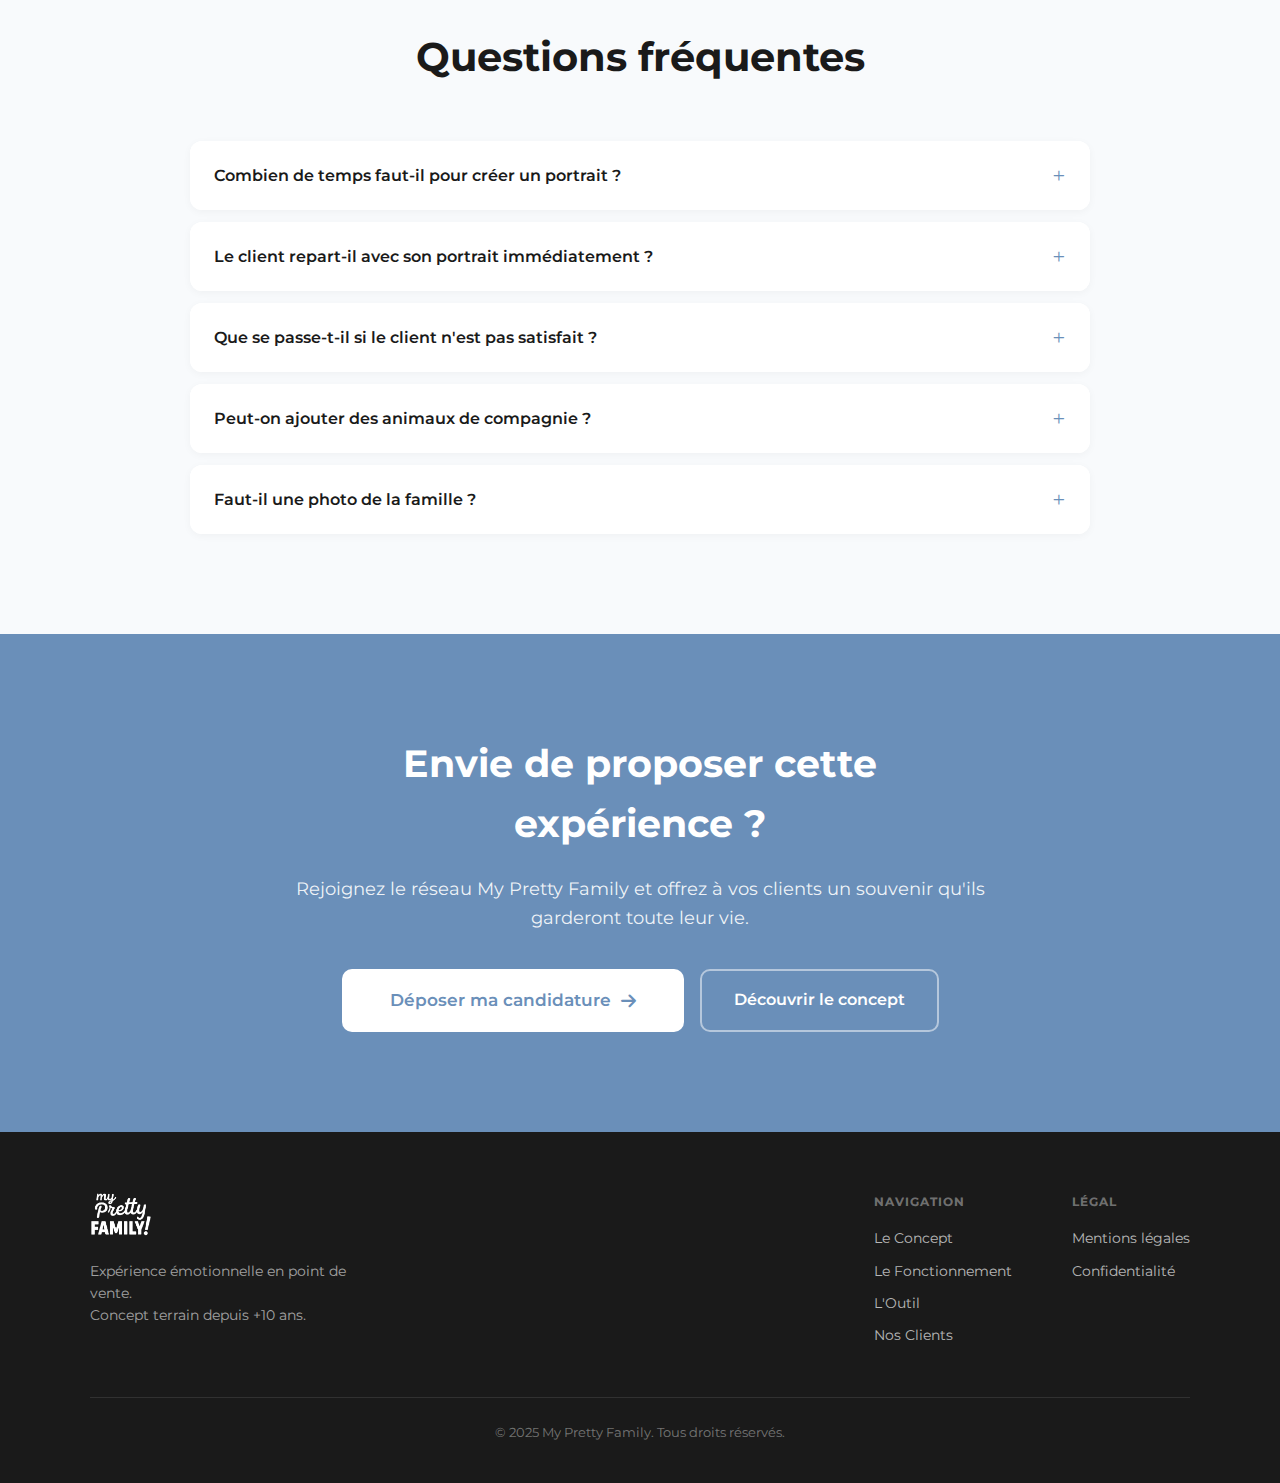
<file: fonctionnement.html>
<!DOCTYPE html>
<html lang="fr">
<head>
  <meta charset="UTF-8">
  <meta name="viewport" content="width=device-width, initial-scale=1.0">
  <title>Comment ça fonctionne - My Pretty Family</title>
  <meta name="description" content="Découvrez le fonctionnement de My Pretty Family : de la rencontre client à la remise du portrait, une expérience simple et mémorable.">
  
  <!-- Favicon -->
  <link rel="icon" type="image/x-icon" href="./assets/favicon/favicon.ico">
  <link rel="icon" type="image/svg+xml" href="./assets/favicon/favicon.svg">
  <link rel="icon" type="image/png" sizes="32x32" href="./assets/favicon/favicon-32x32.png">
  <link rel="icon" type="image/png" sizes="16x16" href="./assets/favicon/favicon-16x16.png">
  <link rel="icon" type="image/png" sizes="96x96" href="./assets/favicon/favicon-96x96.png">
  <link rel="apple-touch-icon" sizes="180x180" href="./assets/favicon/apple-touch-icon.png">
  
  <!-- SEO & Open Graph -->
  <meta property="og:title" content="Comment ça fonctionne - My Pretty Family">
  <meta property="og:description" content="De la rencontre client à la remise du portrait, une expérience simple et mémorable.">
  <meta property="og:image" content="./assets/og-image.webp">
  <meta property="og:type" content="website">
  
  <!-- Fonts -->
  <link rel="preconnect" href="https://fonts.googleapis.com">
  <link rel="preconnect" href="https://fonts.gstatic.com" crossorigin>
  <link href="https://fonts.googleapis.com/css2?family=Montserrat:wght@400;500;600;700&display=swap" rel="stylesheet">
  
  <!-- Font Awesome -->
  <link rel="stylesheet" href="https://cdnjs.cloudflare.com/ajax/libs/font-awesome/6.5.1/css/all.min.css">
  
  <!-- Styles -->
  <link rel="stylesheet" href="./styles.css">
  <link rel="stylesheet" href="./fonctionnement.css">
</head>
<body>

  <!-- ==================== NAVIGATION ==================== -->
  <nav class="nav">
    <div class="nav-inner">
      <a href="./index.html" class="nav-logo">
        <img src="./assets/logo_blue.png" alt="My Pretty Family">
      </a>
      
      <div class="nav-links">
        <a href="./concept.html" class="nav-link">Le Concept</a>
        <a href="./fonctionnement.html" class="nav-link">Le Fonctionnement</a>
        <a href="./configurateur.html" class="nav-link">L'Outil</a>
        <a href="./nos-clients.html" class="nav-link">Nos Clients</a>
        <a href="./candidature.html" class="nav-cta">Candidater</a>
        <a href="https://shop.myprettyfamily.com/shopadmin/?url_demandee=shopadmin" class="nav-login" title="Espace partenaire">
          <i class="fa-solid fa-user"></i>
        </a>
      </div>
      
      <button class="nav-mobile-toggle" aria-label="Menu">
        <span class="hamburger-line"></span>
        <span class="hamburger-line"></span>
        <span class="hamburger-line"></span>
      </button>
    </div>
    
    <div class="nav-mobile">
      <div class="nav-mobile-links">
        <a href="./concept.html" class="nav-mobile-link">Le Concept</a>
        <a href="./fonctionnement.html" class="nav-mobile-link">Le Fonctionnement</a>
        <a href="./configurateur.html" class="nav-mobile-link">L'Outil</a>
        <a href="./nos-clients.html" class="nav-mobile-link">Nos Clients</a>
        <a href="https://shop.myprettyfamily.com/shopadmin/?url_demandee=shopadmin" class="nav-mobile-login">
          <i class="fa-solid fa-user"></i> Espace partenaire
        </a>
        <a href="./candidature.html" class="nav-mobile-cta">Candidater</a>
      </div>
    </div>
  </nav>

  <!-- ==================== HERO ==================== -->
  <section class="page-hero">
    <div class="page-hero-inner">
      <p class="page-hero-label">Simple. Rapide. Mémorable.</p>
      <h1 class="page-hero-title">Comment ça fonctionne</h1>
      <p class="page-hero-subtitle">
        De la découverte du concept à la remise du portrait,<br>
        une expérience fluide pensée pour créer de l'émotion.
      </p>
    </div>
  </section>

  <!-- ==================== INTRO ==================== -->
  <section class="section">
    <div class="section-inner section-narrow">
      <div class="fonc-intro">
        <div class="fonc-intro-icon">
          <i class="fa-solid fa-magic-wand-sparkles"></i>
        </div>
        <h2 class="fonc-intro-title">Une expérience en 4 étapes</h2>
        <p class="fonc-intro-text">
          Le parcours client My Pretty Family est conçu pour être <strong>simple et naturel</strong>. 
          Pas de processus compliqué, pas de technologie intimidante. 
          Juste un échange humain qui aboutit à un souvenir unique.
        </p>
        <div class="fonc-intro-stats">
          <div class="fonc-stat">
            <span class="fonc-stat-value">~10 min</span>
            <span class="fonc-stat-label">Durée totale</span>
          </div>
          <div class="fonc-stat">
            <span class="fonc-stat-value">100%</span>
            <span class="fonc-stat-label">Personnalisé</span>
          </div>
          <div class="fonc-stat">
            <span class="fonc-stat-value">0</span>
            <span class="fonc-stat-label">Compétence requise</span>
          </div>
        </div>
      </div>
    </div>
  </section>

  <!-- ==================== ÉTAPE 1 ==================== -->
  <section class="section section-alt" id="etape1">
    <div class="section-inner">
      <div class="step-block">
        <div class="step-block-content">
          <div class="step-block-number">Étape 1</div>
          <h2 class="step-block-title">La rencontre</h2>
          <p class="step-block-tagline">Le client découvre le concept</p>
          <p class="step-block-desc">
            Une famille se promène, attirée par les portraits exposés. 
            Elle s'approche, observe, et comprend immédiatement le concept. 
            <strong>Pas besoin d'explication longue</strong> : les visuels parlent d'eux-mêmes.
          </p>
          <div class="step-block-details">
            <div class="step-detail">
              <i class="fa-solid fa-eye"></i>
              <span>Visibilité immédiate grâce aux portraits exposés</span>
            </div>
            <div class="step-detail">
              <i class="fa-solid fa-lightbulb"></i>
              <span>Compréhension instantanée du concept</span>
            </div>
            <div class="step-detail">
              <i class="fa-solid fa-heart"></i>
              <span>Déclenchement de l'envie ("Je veux le même !")</span>
            </div>
          </div>
          <div class="step-block-time">
            <i class="fa-regular fa-clock"></i>
            <span>Quelques secondes à 1 minute</span>
          </div>
        </div>
        <div class="step-block-visual">
          <div class="step-visual-placeholder">
            <i class="fa-solid fa-handshake"></i>
            <span>Rencontre</span>
          </div>
        </div>
      </div>
    </div>
  </section>

  <!-- ==================== ÉTAPE 2 ==================== -->
  <section class="section" id="etape2">
    <div class="section-inner">
      <div class="step-block step-block-reverse">
        <div class="step-block-content">
          <div class="step-block-number">Étape 2</div>
          <h2 class="step-block-title">L'échange</h2>
          <p class="step-block-tagline">Personnalisation ensemble</p>
          <p class="step-block-desc">
            Le partenaire engage la conversation. Qui compose la famille ? 
            Combien d'enfants ? Un animal de compagnie ? 
            C'est un <strong>moment de complicité</strong> où le client partage son histoire.
          </p>
          <div class="step-block-details">
            <div class="step-detail">
              <i class="fa-solid fa-comments"></i>
              <span>Discussion naturelle sur la composition familiale</span>
            </div>
            <div class="step-detail">
              <i class="fa-solid fa-users"></i>
              <span>Identification des membres : adultes, enfants, animaux</span>
            </div>
            <div class="step-detail">
              <i class="fa-solid fa-star"></i>
              <span>Repérage des détails importants (passions, métiers, accessoires)</span>
            </div>
          </div>
          <div class="step-block-time">
            <i class="fa-regular fa-clock"></i>
            <span>2 à 3 minutes</span>
          </div>
        </div>
        <div class="step-block-visual">
          <div class="step-visual-placeholder">
            <i class="fa-solid fa-comments"></i>
            <span>Échange</span>
          </div>
        </div>
      </div>
    </div>
  </section>

  <!-- ==================== ÉTAPE 3 ==================== -->
  <section class="section section-alt" id="etape3">
    <div class="section-inner">
      <div class="step-block">
        <div class="step-block-content">
          <div class="step-block-number">Étape 3</div>
          <h2 class="step-block-title">La création</h2>
          <p class="step-block-tagline">Le portrait prend vie</p>
          <p class="step-block-desc">
            Le partenaire utilise le <strong>configurateur My Pretty Family</strong> 
            pour assembler le portrait. Le client voit sa famille prendre forme 
            en temps réel sur l'écran. Un moment magique où l'émotion monte.
          </p>
          <div class="step-block-details">
            <div class="step-detail">
              <i class="fa-solid fa-sliders"></i>
              <span>Création via le configurateur propriétaire</span>
            </div>
            <div class="step-detail">
              <i class="fa-solid fa-eye"></i>
              <span>Visualisation en temps réel par le client</span>
            </div>
            <div class="step-detail">
              <i class="fa-solid fa-wand-magic-sparkles"></i>
              <span>Ajustements et personnalisation des détails</span>
            </div>
          </div>
          <div class="step-block-time">
            <i class="fa-regular fa-clock"></i>
            <span>3 à 5 minutes</span>
          </div>
          <a href="./configurateur.html" class="btn-outline" style="margin-top: 24px;">
            Découvrir le configurateur <i class="fa-solid fa-arrow-right"></i>
          </a>
        </div>
        <div class="step-block-visual">
          <div class="step-visual-placeholder">
            <i class="fa-solid fa-wand-magic-sparkles"></i>
            <span>Création</span>
          </div>
        </div>
      </div>
    </div>
  </section>

  <!-- ==================== ÉTAPE 4 ==================== -->
  <section class="section" id="etape4">
    <div class="section-inner">
      <div class="step-block step-block-reverse">
        <div class="step-block-content">
          <div class="step-block-number">Étape 4</div>
          <h2 class="step-block-title">Le souvenir</h2>
          <p class="step-block-tagline">Le client repart avec son œuvre</p>
          <p class="step-block-desc">
            Le portrait est imprimé, encadré si besoin, et remis au client. 
            C'est le <strong>moment d'émotion</strong> : la famille découvre 
            sa représentation unique. Sourires, photos, parfois des larmes de joie.
          </p>
          <div class="step-block-details">
            <div class="step-detail">
              <i class="fa-solid fa-print"></i>
              <span>Impression haute qualité</span>
            </div>
            <div class="step-detail">
              <i class="fa-solid fa-gift"></i>
              <span>Remise du portrait (immédiat ou différé selon format)</span>
            </div>
            <div class="step-detail">
              <i class="fa-solid fa-face-smile"></i>
              <span>Moment d'émotion partagé</span>
            </div>
          </div>
          <div class="step-block-time">
            <i class="fa-solid fa-heart"></i>
            <span>Souvenir pour toute la vie</span>
          </div>
        </div>
        <div class="step-block-visual">
          <div class="step-visual-placeholder step-visual-final">
            <i class="fa-solid fa-gift"></i>
            <span>Souvenir</span>
          </div>
        </div>
      </div>
    </div>
  </section>

  <!-- ==================== RÉSUMÉ VISUEL ==================== -->
  <section class="section section-alt">
    <div class="section-inner">
      <div class="section-header">
        <h2 class="section-title">Le parcours en un coup d'œil</h2>
      </div>
      
      <div class="journey-visual">
        <div class="journey-step">
          <div class="journey-icon"><i class="fa-solid fa-handshake"></i></div>
          <div class="journey-label">Rencontre</div>
          <div class="journey-time">~1 min</div>
        </div>
        <div class="journey-arrow"><i class="fa-solid fa-arrow-right"></i></div>
        <div class="journey-step">
          <div class="journey-icon"><i class="fa-solid fa-comments"></i></div>
          <div class="journey-label">Échange</div>
          <div class="journey-time">~2 min</div>
        </div>
        <div class="journey-arrow"><i class="fa-solid fa-arrow-right"></i></div>
        <div class="journey-step">
          <div class="journey-icon"><i class="fa-solid fa-wand-magic-sparkles"></i></div>
          <div class="journey-label">Création</div>
          <div class="journey-time">~5 min</div>
        </div>
        <div class="journey-arrow"><i class="fa-solid fa-arrow-right"></i></div>
        <div class="journey-step journey-step-final">
          <div class="journey-icon"><i class="fa-solid fa-gift"></i></div>
          <div class="journey-label">Souvenir</div>
          <div class="journey-time">∞</div>
        </div>
      </div>
      
      <p class="journey-total">
        <strong>Temps total :</strong> environ 10 minutes pour un souvenir qui dure toute une vie.
      </p>
    </div>
  </section>

  <!-- ==================== CE QUI FAIT LA DIFFÉRENCE ==================== -->
  <section class="section">
    <div class="section-inner">
      <div class="section-header">
        <p class="section-label">Ce qui fait la différence</p>
        <h2 class="section-title">Pourquoi ça marche</h2>
      </div>
      
      <div class="diff-grid">
        <div class="diff-card">
          <div class="diff-icon"><i class="fa-solid fa-bolt"></i></div>
          <h3 class="diff-title">Immédiateté</h3>
          <p class="diff-desc">
            Le client voit son portrait se créer en temps réel. 
            Pas d'attente, pas de délai. L'émotion est instantanée.
          </p>
        </div>
        
        <div class="diff-card">
          <div class="diff-icon"><i class="fa-solid fa-user-check"></i></div>
          <h3 class="diff-title">Implication</h3>
          <p class="diff-desc">
            Le client participe à la création. Il choisit, il valide, 
            il s'approprie le résultat. C'est "son" portrait.
          </p>
        </div>
        
        <div class="diff-card">
          <div class="diff-icon"><i class="fa-solid fa-comments"></i></div>
          <h3 class="diff-title">Relation humaine</h3>
          <p class="diff-desc">
            L'échange avec le partenaire fait partie de l'expérience. 
            Ce n'est pas une transaction, c'est une rencontre.
          </p>
        </div>
        
        <div class="diff-card">
          <div class="diff-icon"><i class="fa-solid fa-fingerprint"></i></div>
          <h3 class="diff-title">Unicité</h3>
          <p class="diff-desc">
            Chaque portrait est unique. Il représente cette famille, 
            à ce moment précis. Impossible à reproduire.
          </p>
        </div>
      </div>
    </div>
  </section>

  <!-- ==================== FAQ ==================== -->
  <section class="section section-alt">
    <div class="section-inner section-narrow">
      <div class="section-header">
        <h2 class="section-title">Questions fréquentes</h2>
      </div>
      
      <div class="faq-list">
        <div class="faq-item">
          <button class="faq-question">
            <span class="faq-question-text">Combien de temps faut-il pour créer un portrait ?</span>
            <span class="faq-icon">+</span>
          </button>
          <div class="faq-answer">
            En moyenne, comptez 10 minutes du premier contact à la remise du portrait. 
            Ce temps peut varier selon la taille de la famille et le niveau de personnalisation souhaité.
          </div>
        </div>
        
        <div class="faq-item">
          <button class="faq-question">
            <span class="faq-question-text">Le client repart-il avec son portrait immédiatement ?</span>
            <span class="faq-icon">+</span>
          </button>
          <div class="faq-answer">
            Dans la plupart des cas, oui. Pour les formats standards, l'impression est immédiate. 
            Pour certains formats spéciaux ou lors de forte affluence, une remise différée 
            peut être proposée (retrait le lendemain ou envoi postal).
          </div>
        </div>
        
        <div class="faq-item">
          <button class="faq-question">
            <span class="faq-question-text">Que se passe-t-il si le client n'est pas satisfait ?</span>
            <span class="faq-icon">+</span>
          </button>
          <div class="faq-answer">
            Le portrait est validé par le client avant impression. Des ajustements peuvent 
            être faits en temps réel. Le client ne paie que s'il est satisfait du résultat. 
            C'est l'un des avantages du processus collaboratif.
          </div>
        </div>
        
        <div class="faq-item">
          <button class="faq-question">
            <span class="faq-question-text">Peut-on ajouter des animaux de compagnie ?</span>
            <span class="faq-icon">+</span>
          </button>
          <div class="faq-answer">
            Absolument ! Chiens, chats, et même NAC (Nouveaux Animaux de Compagnie) 
            peuvent être intégrés au portrait. Les animaux font partie de la famille !
          </div>
        </div>
        
        <div class="faq-item">
          <button class="faq-question">
            <span class="faq-question-text">Faut-il une photo de la famille ?</span>
            <span class="faq-icon">+</span>
          </button>
          <div class="faq-answer">
            Non, ce n'est pas nécessaire. Le portrait est créé à partir de l'échange verbal 
            avec le client. Le partenaire pose des questions sur les caractéristiques physiques 
            de chaque membre (couleur de cheveux, style vestimentaire, etc.).
          </div>
        </div>
      </div>
    </div>
  </section>

  <!-- ==================== CTA ==================== -->
  <section class="cta-final">
    <div class="cta-final-inner">
      <h2 class="cta-final-title">Envie de proposer cette expérience ?</h2>
      <p class="cta-final-text">
        Rejoignez le réseau My Pretty Family et offrez à vos clients 
        un souvenir qu'ils garderont toute leur vie.
      </p>
      <div class="cta-buttons">
        <a href="./candidature.html" class="btn-white btn-large">Déposer ma candidature <i class="fa-solid fa-arrow-right"></i></a>
        <a href="./concept.html" class="btn-outline-white">Découvrir le concept</a>
      </div>
    </div>
  </section>

  <!-- ==================== FOOTER ==================== -->
  <footer class="footer">
    <div class="footer-inner">
      <div class="footer-brand">
        <img src="./assets/logo_blue.png" alt="My Pretty Family" class="footer-logo">
        <p class="footer-desc">
          Expérience émotionnelle en point de vente.<br>
          Concept terrain depuis +10 ans.
        </p>
      </div>
      
      <div class="footer-links">
        <div class="footer-column">
          <h4 class="footer-column-title">Navigation</h4>
          <a href="./concept.html" class="footer-link">Le Concept</a>
          <a href="./fonctionnement.html" class="footer-link">Le Fonctionnement</a>
          <a href="./configurateur.html" class="footer-link">L'Outil</a>
          <a href="./nos-clients.html" class="footer-link">Nos Clients</a>
        </div>
        <div class="footer-column">
          <h4 class="footer-column-title">Légal</h4>
          <a href="./mentions-legales.html" class="footer-link">Mentions légales</a>
          <a href="./confidentialite.html" class="footer-link">Confidentialité</a>
        </div>
      </div>
    </div>
    
    <div class="footer-bottom">
      <p class="footer-copyright">© 2025 My Pretty Family. Tous droits réservés.</p>
    </div>
  </footer>

  <!-- Scripts -->
  <script src="./main.js"></script>
</body>
</html>
</file>
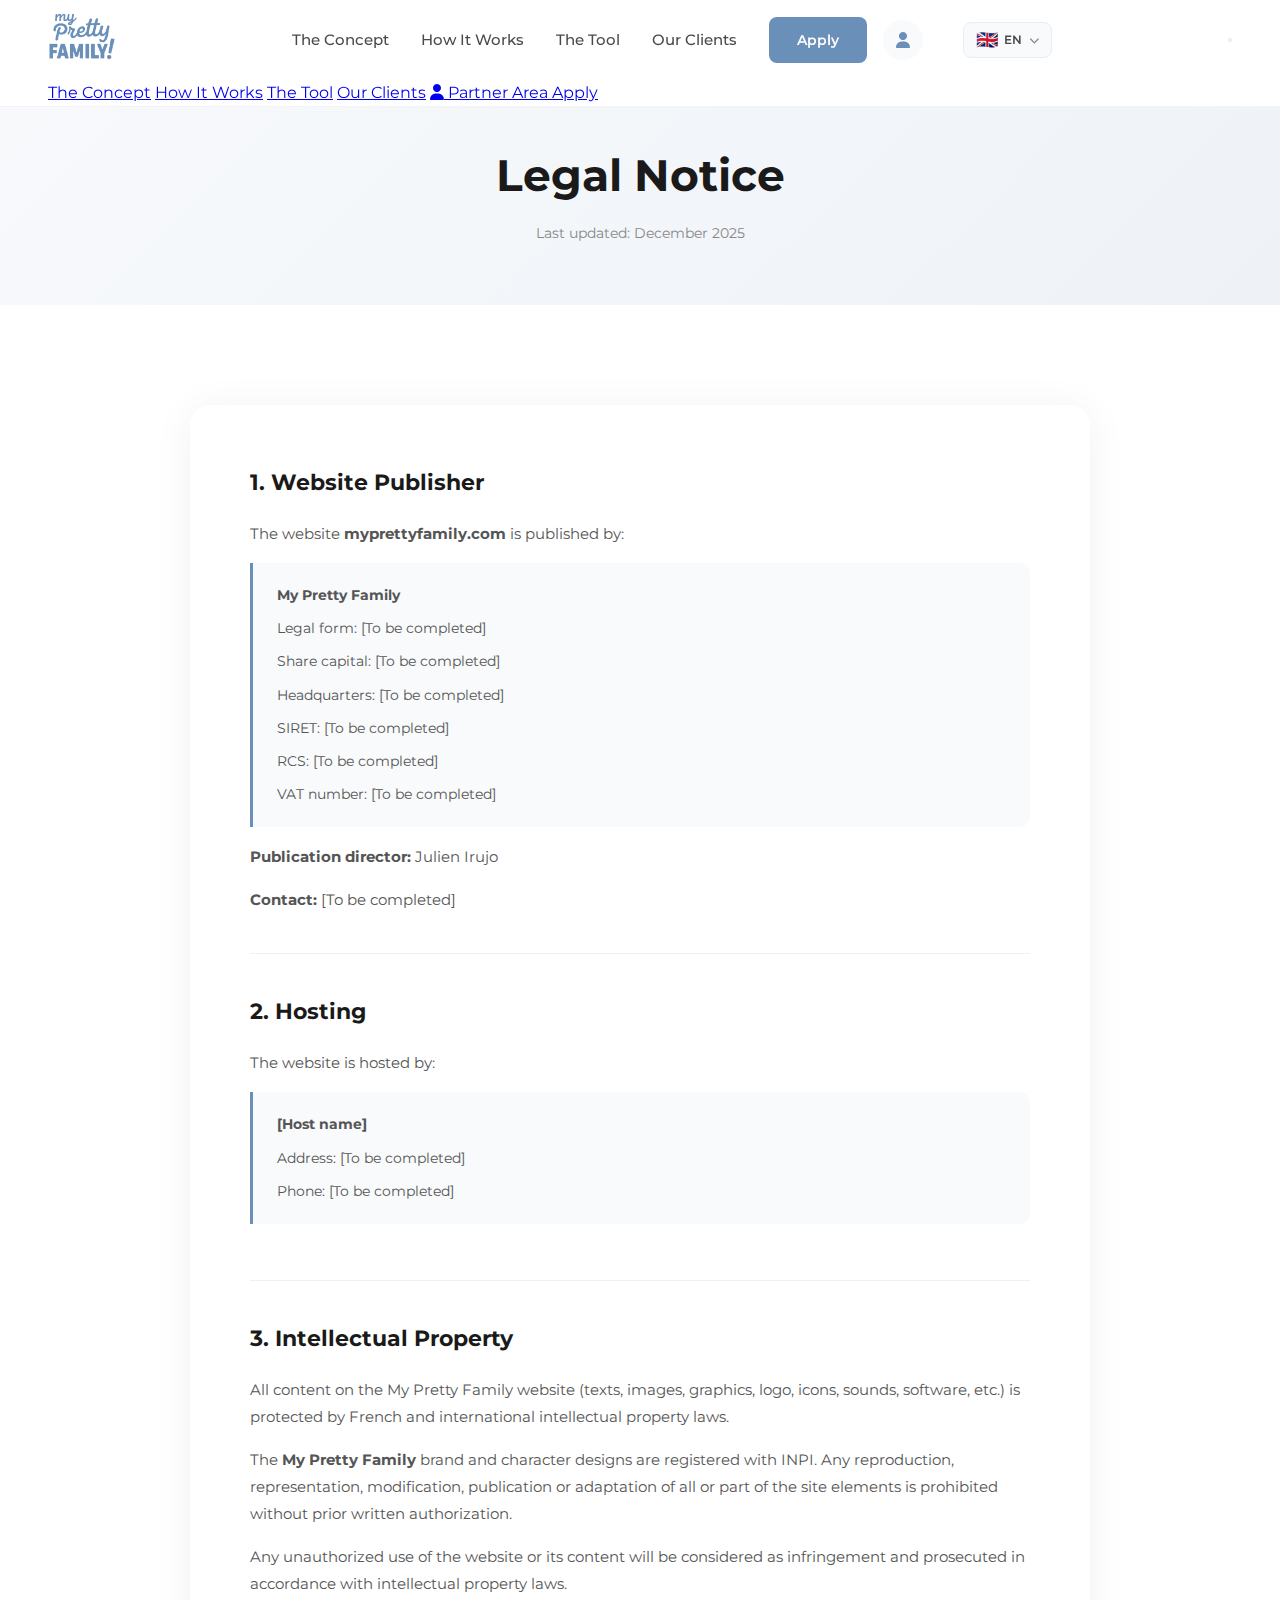
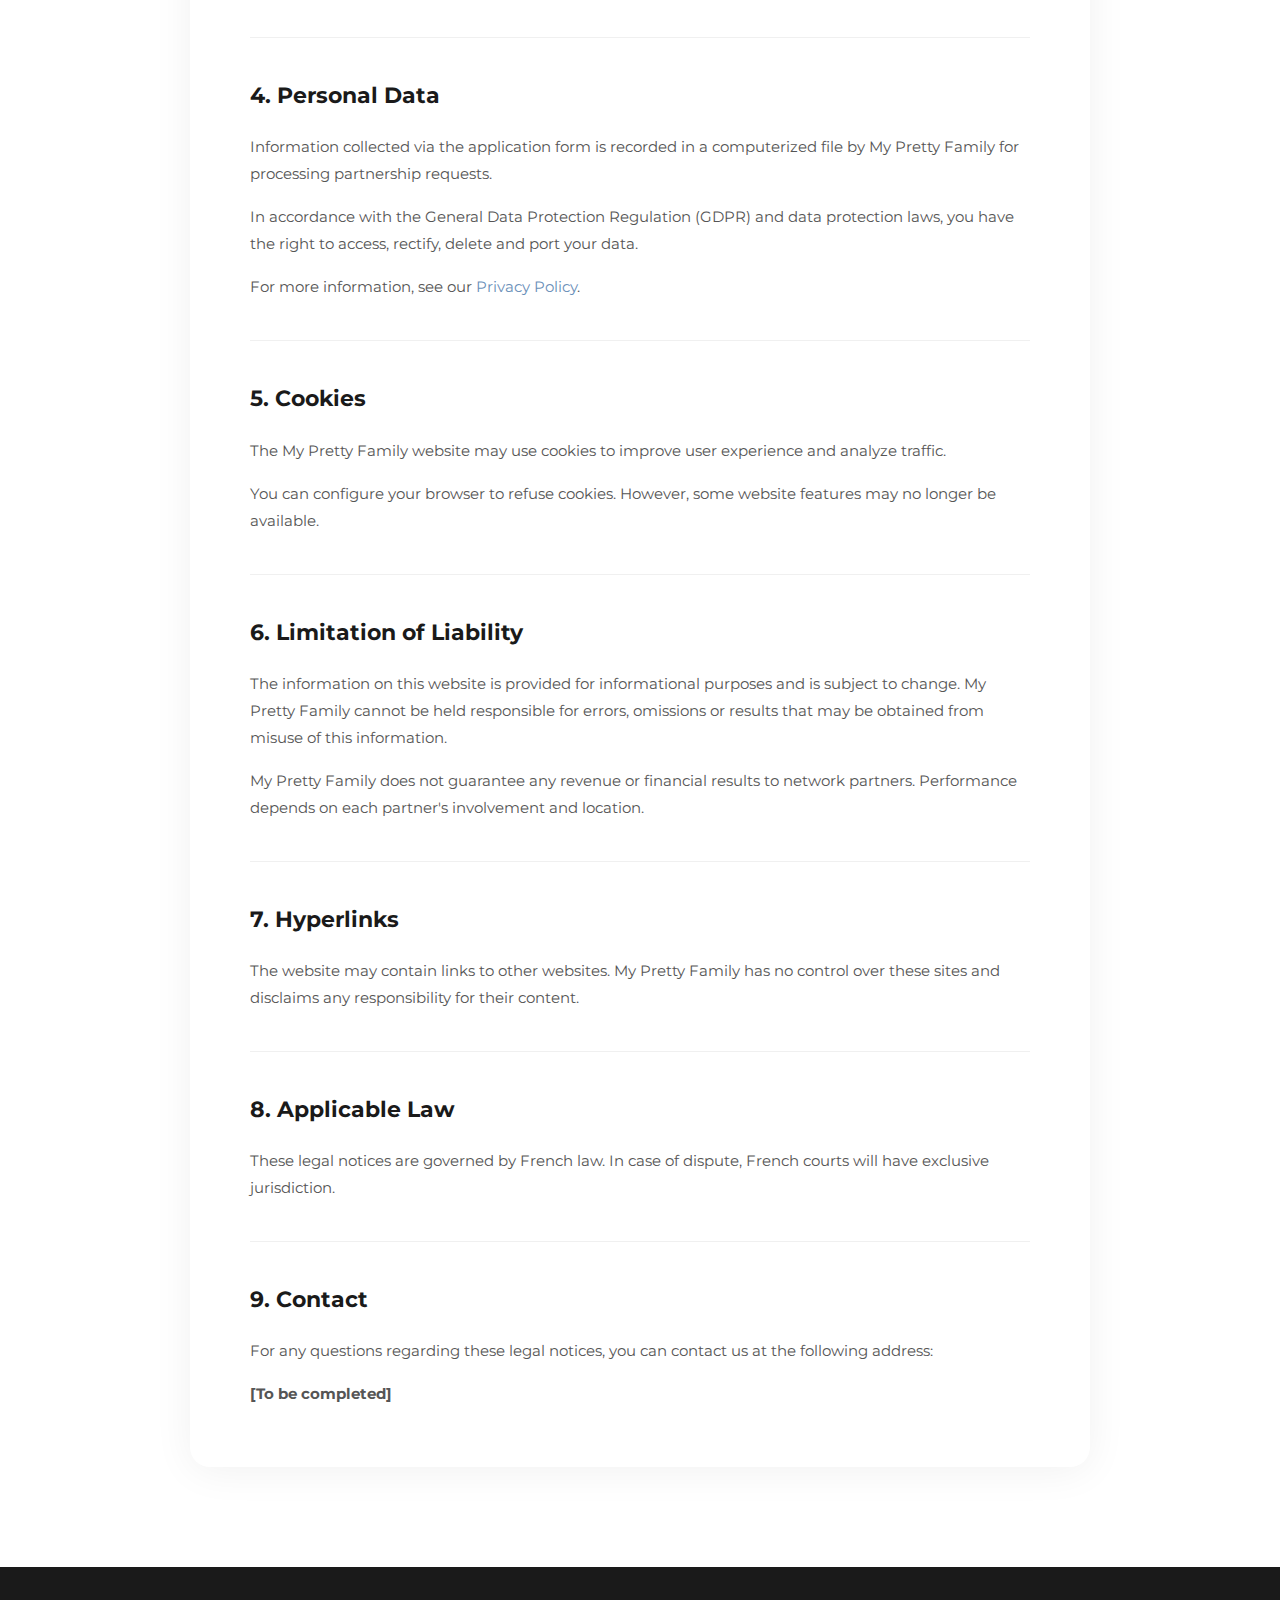
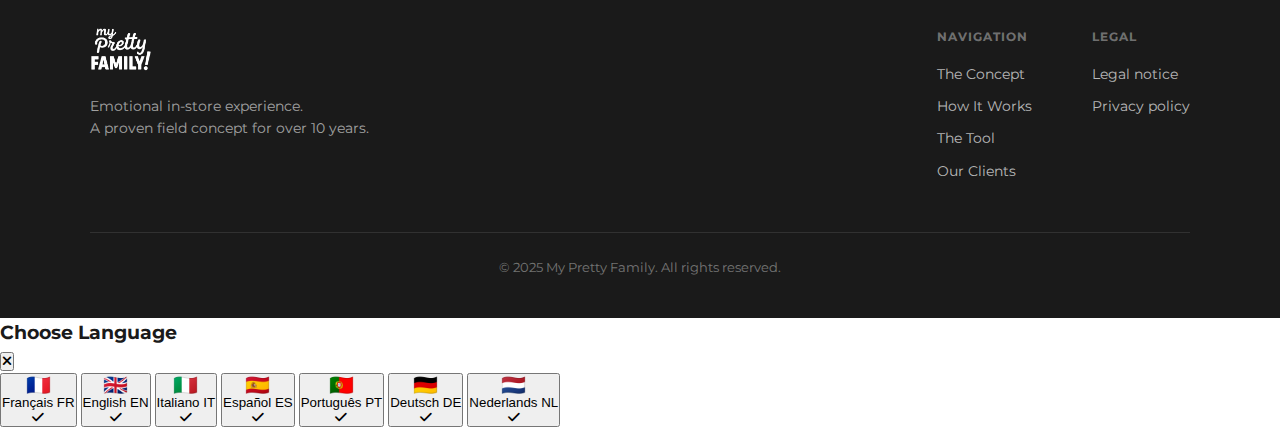
<file: mentions-legales.html>
<!DOCTYPE html>
<html lang="fr">
<head>
  <meta charset="UTF-8">
  <meta name="viewport" content="width=device-width, initial-scale=1.0">
  <title>Mentions Légales - My Pretty Family</title>
  <meta name="description" content="Mentions légales du site My Pretty Family. Informations sur l'éditeur, l'hébergement et les conditions d'utilisation.">
  
  <!-- Favicon -->
  <link rel="icon" type="image/x-icon" href="./assets/favicon/favicon.ico">
  <link rel="icon" type="image/svg+xml" href="./assets/favicon/favicon.svg">
  <link rel="icon" type="image/png" sizes="32x32" href="./assets/favicon/favicon-32x32.png">
  <link rel="icon" type="image/png" sizes="16x16" href="./assets/favicon/favicon-16x16.png">
  <link rel="icon" type="image/png" sizes="96x96" href="./assets/favicon/favicon-96x96.png">
  <link rel="apple-touch-icon" sizes="180x180" href="./assets/favicon/apple-touch-icon.png">
  
  <!-- SEO & Open Graph -->
  <meta property="og:title" content="Mentions Légales - My Pretty Family">
  <meta property="og:description" content="Informations légales du site My Pretty Family.">
  <meta property="og:image" content="./assets/og-image.webp">
  <meta property="og:type" content="website">
  
  <!-- Fonts -->
  <link rel="preconnect" href="https://fonts.googleapis.com">
  <link rel="preconnect" href="https://fonts.gstatic.com" crossorigin>
  <link href="https://fonts.googleapis.com/css2?family=Montserrat:wght@400;500;600;700&display=swap" rel="stylesheet">
  
  <!-- Font Awesome -->
  <link rel="stylesheet" href="https://cdnjs.cloudflare.com/ajax/libs/font-awesome/6.5.1/css/all.min.css">
  
  <!-- Styles -->
  <link rel="stylesheet" href="./styles.css">
  <link rel="stylesheet" href="./legal.css">
  <link rel="stylesheet" href="./i18n.css">
</head>
<body>

  <!-- ==================== NAVIGATION ==================== -->
  <nav class="nav">
    <div class="nav-inner">
      <a href="./index.html" class="nav-logo">
        <img src="./assets/logo_blue.png" alt="My Pretty Family">
      </a>
      
      <div class="nav-links">
        <a href="./concept.html" class="nav-link" data-i18n="nav.concept">Le Concept</a>
        <a href="./fonctionnement.html" class="nav-link" data-i18n="nav.fonctionnement">Le Fonctionnement</a>
        <a href="./configurateur.html" class="nav-link" data-i18n="nav.outil">L'Outil</a>
        <a href="./nos-clients.html" class="nav-link" data-i18n="nav.clients">Nos Clients</a>
        <a href="./candidature.html" class="nav-cta" data-i18n="nav.candidater">Candidater</a>
        <a href="https://shop.myprettyfamily.com/shopadmin/?url_demandee=shopadmin" class="nav-login" data-i18n-title="nav.espacePartenaire" title="Espace partenaire">
          <i class="fa-solid fa-user"></i>
        </a>
      </div>
      
      <button class="nav-mobile-toggle" aria-label="Menu">
        <span class="hamburger-line"></span>
        <span class="hamburger-line"></span>
        <span class="hamburger-line"></span>
      </button>
    </div>
    
    <div class="nav-mobile">
      <div class="nav-mobile-links">
        <a href="./concept.html" class="nav-mobile-link" data-i18n="nav.concept">Le Concept</a>
        <a href="./fonctionnement.html" class="nav-mobile-link" data-i18n="nav.fonctionnement">Le Fonctionnement</a>
        <a href="./configurateur.html" class="nav-mobile-link" data-i18n="nav.outil">L'Outil</a>
        <a href="./nos-clients.html" class="nav-mobile-link" data-i18n="nav.clients">Nos Clients</a>
        <a href="https://shop.myprettyfamily.com/shopadmin/?url_demandee=shopadmin" class="nav-mobile-login">
          <i class="fa-solid fa-user"></i> <span data-i18n="nav.espacePartenaire">Espace partenaire</span>
        </a>
        <a href="./candidature.html" class="nav-mobile-cta" data-i18n="nav.candidater">Candidater</a>
      </div>
    </div>
  </nav>

  <!-- ==================== HERO ==================== -->
  <section class="legal-hero">
    <div class="legal-hero-inner">
      <h1 class="legal-title" data-i18n="mentionsLegales.heroTitle">Mentions Légales</h1>
      <p class="legal-updated" data-i18n="mentionsLegales.lastUpdated">Dernière mise à jour : Décembre 2025</p>
    </div>
  </section>

  <!-- ==================== CONTENT ==================== -->
  <section class="section">
    <div class="section-inner section-narrow">
      <div class="legal-content">
        
        <div class="legal-section">
          <h2 data-i18n="mentionsLegales.section1Title">1. Éditeur du site</h2>
          <p data-i18n="mentionsLegales.section1Text">Le site <strong>myprettyfamily.com</strong> est édité par :</p>
          <div class="legal-info-block">
            <p><strong>My Pretty Family</strong></p>
            <p><span data-i18n="mentionsLegales.legalForm">Forme juridique :</span> <span data-i18n="mentionsLegales.toComplete">[À compléter]</span></p>
            <p><span data-i18n="mentionsLegales.shareCapital">Capital social :</span> <span data-i18n="mentionsLegales.toComplete">[À compléter]</span></p>
            <p><span data-i18n="mentionsLegales.headquarters">Siège social :</span> <span data-i18n="mentionsLegales.toComplete">[À compléter]</span></p>
            <p><span data-i18n="mentionsLegales.siret">SIRET :</span> <span data-i18n="mentionsLegales.toComplete">[À compléter]</span></p>
            <p><span data-i18n="mentionsLegales.rcs">RCS :</span> <span data-i18n="mentionsLegales.toComplete">[À compléter]</span></p>
            <p><span data-i18n="mentionsLegales.vatNumber">N° TVA intracommunautaire :</span> <span data-i18n="mentionsLegales.toComplete">[À compléter]</span></p>
          </div>
          <p><strong data-i18n="mentionsLegales.publicationDirector">Directeur de la publication :</strong> Julien Irujo</p>
          <p><strong data-i18n="mentionsLegales.contact">Contact :</strong> <span data-i18n="mentionsLegales.toComplete">[Email à compléter]</span></p>
        </div>

        <div class="legal-section">
          <h2 data-i18n="mentionsLegales.section2Title">2. Hébergement</h2>
          <p data-i18n="mentionsLegales.section2Text">Le site est hébergé par :</p>
          <div class="legal-info-block">
            <p><strong data-i18n="mentionsLegales.hostName">[Nom de l'hébergeur]</strong></p>
            <p><span data-i18n="mentionsLegales.address">Adresse :</span> <span data-i18n="mentionsLegales.toComplete">[À compléter]</span></p>
            <p><span data-i18n="mentionsLegales.phone">Téléphone :</span> <span data-i18n="mentionsLegales.toComplete">[À compléter]</span></p>
          </div>
        </div>

        <div class="legal-section">
          <h2 data-i18n="mentionsLegales.section3Title">3. Propriété intellectuelle</h2>
          <p data-i18n="mentionsLegales.section3Text1">
            L'ensemble des contenus présents sur le site My Pretty Family 
            (textes, images, graphismes, logo, icônes, sons, logiciels, etc.) 
            sont protégés par les lois françaises et internationales relatives 
            à la propriété intellectuelle.
          </p>
          <p data-i18n="mentionsLegales.section3Text2">
            La marque <strong>My Pretty Family</strong> ainsi que les modèles 
            de personnages sont déposés auprès de l'INPI. Toute reproduction, 
            représentation, modification, publication ou adaptation de tout 
            ou partie des éléments du site est interdite sans autorisation 
            écrite préalable.
          </p>
          <p data-i18n="mentionsLegales.section3Text3">
            Toute exploitation non autorisée du site ou de son contenu sera 
            considérée comme constitutive d'une contrefaçon et poursuivie 
            conformément aux dispositions des articles L.335-2 et suivants 
            du Code de Propriété Intellectuelle.
          </p>
        </div>

        <div class="legal-section">
          <h2 data-i18n="mentionsLegales.section4Title">4. Données personnelles</h2>
          <p data-i18n="mentionsLegales.section4Text1">
            Les informations recueillies via le formulaire de candidature 
            sont enregistrées dans un fichier informatisé par My Pretty Family 
            pour le traitement des demandes de partenariat.
          </p>
          <p data-i18n="mentionsLegales.section4Text2">
            Conformément au Règlement Général sur la Protection des Données (RGPD) 
            et à la loi Informatique et Libertés, vous disposez d'un droit d'accès, 
            de rectification, de suppression et de portabilité de vos données.
          </p>
          <p>
            <span data-i18n="mentionsLegales.section4Link">Pour plus d'informations, consultez notre</span>
            <a href="./confidentialite.html" data-i18n="mentionsLegales.privacyPolicyLink">Politique de Confidentialité</a>.
          </p>
        </div>

        <div class="legal-section">
          <h2 data-i18n="mentionsLegales.section5Title">5. Cookies</h2>
          <p data-i18n="mentionsLegales.section5Text1">
            Le site My Pretty Family peut être amené à utiliser des cookies 
            pour améliorer l'expérience utilisateur et analyser le trafic.
          </p>
          <p data-i18n="mentionsLegales.section5Text2">
            Vous pouvez configurer votre navigateur pour refuser les cookies. 
            Toutefois, certaines fonctionnalités du site pourraient ne plus 
            être disponibles.
          </p>
        </div>

        <div class="legal-section">
          <h2 data-i18n="mentionsLegales.section6Title">6. Limitation de responsabilité</h2>
          <p data-i18n="mentionsLegales.section6Text1">
            Les informations présentes sur ce site sont fournies à titre indicatif 
            et sont susceptibles d'évoluer. My Pretty Family ne saurait être tenu 
            responsable des erreurs, omissions ou résultats qui pourraient être 
            obtenus par un mauvais usage de ces informations.
          </p>
          <p data-i18n="mentionsLegales.section6Text2">
            My Pretty Family ne garantit aucun chiffre d'affaires ni résultat 
            financier aux partenaires du réseau. Les performances dépendent 
            de l'implication de chaque partenaire et de son emplacement.
          </p>
        </div>

        <div class="legal-section">
          <h2 data-i18n="mentionsLegales.section7Title">7. Liens hypertextes</h2>
          <p data-i18n="mentionsLegales.section7Text">
            Le site peut contenir des liens vers d'autres sites internet. 
            My Pretty Family n'exerce aucun contrôle sur ces sites et décline 
            toute responsabilité quant à leur contenu.
          </p>
        </div>

        <div class="legal-section">
          <h2 data-i18n="mentionsLegales.section8Title">8. Droit applicable</h2>
          <p data-i18n="mentionsLegales.section8Text">
            Les présentes mentions légales sont régies par le droit français. 
            En cas de litige, les tribunaux français seront seuls compétents.
          </p>
        </div>

        <div class="legal-section">
          <h2 data-i18n="mentionsLegales.section9Title">9. Contact</h2>
          <p data-i18n="mentionsLegales.section9Text">
            Pour toute question relative aux présentes mentions légales, 
            vous pouvez nous contacter à l'adresse suivante :
          </p>
          <p><strong data-i18n="mentionsLegales.toComplete">[Email de contact à compléter]</strong></p>
        </div>

      </div>
    </div>
  </section>

  <!-- ==================== FOOTER ==================== -->
  <footer class="footer">
    <div class="footer-inner">
      <div class="footer-brand">
        <img src="./assets/logo_blue.png" alt="My Pretty Family" class="footer-logo">
        <p class="footer-desc" data-i18n="footer.desc">
          Expérience émotionnelle en point de vente.<br>
          Concept terrain depuis +10 ans.
        </p>
      </div>
      
      <div class="footer-links">
        <div class="footer-column">
          <h4 class="footer-column-title" data-i18n="footer.navigation">Navigation</h4>
          <a href="./concept.html" class="footer-link" data-i18n="nav.concept">Le Concept</a>
          <a href="./fonctionnement.html" class="footer-link" data-i18n="nav.fonctionnement">Le Fonctionnement</a>
          <a href="./configurateur.html" class="footer-link" data-i18n="nav.outil">L'Outil</a>
          <a href="./nos-clients.html" class="footer-link" data-i18n="nav.clients">Nos Clients</a>
        </div>
        <div class="footer-column">
          <h4 class="footer-column-title" data-i18n="footer.legal">Légal</h4>
          <a href="./mentions-legales.html" class="footer-link" data-i18n="footer.mentionsLegales">Mentions légales</a>
          <a href="./confidentialite.html" class="footer-link" data-i18n="footer.confidentialite">Confidentialité</a>
        </div>
      </div>
    </div>
    
    <div class="footer-bottom">
      <p class="footer-copyright" data-i18n="footer.copyright">© 2025 My Pretty Family. Tous droits réservés.</p>
    </div>
  </footer>

  <!-- Scripts i18n -->
  <script src="./i18n/modules/nav.js"></script>
  <script src="./i18n/modules/footer.js"></script>
  <script src="./i18n/modules/common.js"></script>
  <script src="./i18n/modules/mentions-legales.js"></script>
  <script src="./i18n/translations.js"></script>
  <script src="./i18n.js"></script>
  <script src="./main.js"></script>
</body>
</html>
</file>
<file: styles.css>
/* ==========================================
   MY PRETTY FAMILY - Landing Page Partenaire
   Design System : Montserrat, #6A8FB9
   ========================================== */

/* ==================== RESET & BASE ==================== */
* {
  margin: 0;
  padding: 0;
  box-sizing: border-box;
}

html {
  scroll-behavior: smooth;
}

body {
  font-family: 'Montserrat', -apple-system, BlinkMacSystemFont, sans-serif;
  -webkit-font-smoothing: antialiased;
  overflow-x: hidden;
  background: #ffffff;
  color: #1a1a1a;
  line-height: 1.6;
}

/* ==================== NAVIGATION ==================== */
.nav {
  position: fixed;
  top: 0;
  left: 0;
  right: 0;
  background: rgba(255, 255, 255, 0.97);
  backdrop-filter: blur(12px);
  border-bottom: 1px solid rgba(106, 143, 185, 0.1);
  z-index: 1000;
  padding: 0 48px;
}

.nav-inner {
  max-width: 1200px;
  margin: 0 auto;
  display: flex;
  justify-content: space-between;
  align-items: center;
  height: 80px;
}

.nav-logo img {
  height: 48px;
  width: auto;
}

.nav-links {
  display: flex;
  gap: 32px;
  align-items: center;
}

.nav-link {
  font-size: 15px;
  color: #4a4a4a;
  text-decoration: none;
  font-weight: 500;
  transition: color 0.2s;
}

.nav-link:hover {
  color: #6A8FB9;
}

.nav-cta {
  background: #6A8FB9;
  color: white;
  padding: 12px 28px;
  border-radius: 8px;
  font-size: 14px;
  font-weight: 600;
  text-decoration: none;
  transition: all 0.2s;
}

.nav-cta:hover {
  background: #5a7fa9;
  transform: translateY(-1px);
}

/* Nav Login Icon */
.nav-login {
  display: flex;
  align-items: center;
  justify-content: center;
  width: 40px;
  height: 40px;
  background: #f8fafc;
  border-radius: 50%;
  color: #6A8FB9;
  text-decoration: none;
  transition: all 0.2s;
  margin-left: -16px;
}

.nav-login:hover {
  background: #6A8FB9;
  color: white;
  transform: translateY(-1px);
}

.nav-login i {
  font-size: 16px;
}

/* ==================== HERO ==================== */

/* ==================== HERO - NOUVEAU DESIGN ==================== */

/* Titre principal "My Pretty Family" */
.hero-title {
  font-size: clamp(2.5rem, 8vw, 4rem);
  font-weight: 700;
  color: #fff;
  margin-bottom: 0.5rem;
  text-shadow: 0 2px 20px rgba(0, 0, 0, 0.3);
}

/* Tagline sous le titre "Le portrait de famille personnalisé" */
.hero-tagline {
  font-size: clamp(1rem, 3vw, 1.25rem);
  font-weight: 400;
  color: rgba(255, 255, 255, 0.9);
  margin-bottom: 2.5rem;
  letter-spacing: 0.02em;
}

/* Titre secondaire "Transformez chaque visite..." */
.hero-subtitle-title {
  font-size: clamp(1.5rem, 5vw, 2rem);
  font-weight: 700;
  color: #fff;
  margin-bottom: 1rem;
  line-height: 1.3;
  text-shadow: 0 2px 15px rgba(0, 0, 0, 0.25);
}

/* Sous-titre "Un concept créatif pensé pour..." */
.hero-subtitle {
  font-size: clamp(0.9rem, 2.5vw, 1.1rem);
  font-weight: 400;
  color: rgba(255, 255, 255, 0.85);
  margin-bottom: 2rem;
  max-width: 500px;
  margin-left: auto;
  margin-right: auto;
  line-height: 1.6;
}

/* Label "RÉSEAU PARTENAIRES" */
.hero-label {
  font-size: 0.75rem;
  font-weight: 600;
  text-transform: uppercase;
  letter-spacing: 0.2em;
  color: rgba(255, 255, 255, 0.9);
  margin-bottom: 1rem;
}

/* Boutons */
.hero-buttons {
  display: flex;
  flex-direction: column;
  gap: 1rem;
  align-items: center;
  margin-top: 2rem;
}

.hero-buttons .btn-primary {
  background: rgba(106, 143, 185, 0.9);
  color: #fff;
  padding: 1rem 2.5rem;
  border-radius: 8px;
  font-weight: 600;
  font-size: 1rem;
  text-decoration: none;
  transition: all 0.3s ease;
  min-width: 250px;
  text-align: center;
}

.hero-buttons .btn-primary:hover {
  background: rgba(106, 143, 185, 1);
  transform: translateY(-2px);
}

.hero-buttons .btn-secondary {
  background: transparent;
  color: #fff;
  padding: 1rem 2.5rem;
  border-radius: 8px;
  border: 2px solid rgba(255, 255, 255, 0.7);
  font-weight: 600;
  font-size: 1rem;
  text-decoration: none;
  transition: all 0.3s ease;
  min-width: 250px;
  text-align: center;
}

.hero-buttons .btn-secondary:hover {
  /* background: rgba(255, 255, 255, 0.1); */
  border-color: #fff;
}

/* Desktop : boutons en ligne */
@media (min-width: 768px) {
  .hero-buttons {
    flex-direction: row;
    justify-content: center;
  }
  
  .hero-buttons .btn-primary,
  .hero-buttons .btn-secondary {
    min-width: auto;
    padding: 1rem 2rem;
  }
}

.hero {
  min-height: 100vh;
  display: flex;
  align-items: center;
  justify-content: center;
  padding: 120px 48px 80px;
  background-image: url('./assets/images/image_black.webp');
  background-size: cover;
  background-position: center;
  position: relative;
}

.hero-overlay {
  position: absolute;
  inset: 0;
  background: linear-gradient(
    to bottom,
    rgba(0, 0, 0, 0.5) 0%,
    rgba(0, 0, 0, 0.4) 50%,
    rgba(0, 0, 0, 0.55) 100%
  );
}

.hero-label {
  font-size: 13px;
  font-weight: 600;
  color: #ffffff;
  text-transform: uppercase;
  letter-spacing: 3px;
  margin-bottom: 24px;
  opacity: 0.9;
}

.hero-content {
  position: relative;
  z-index: 1;
  max-width: 1000px;
  text-align: center;
}

.hero-title {
  font-size: clamp(36px, 5vw, 60px);
  font-weight: 700;
  color: white;
  line-height: 1.15;
  margin-bottom: 24px;
  letter-spacing: -0.5px;
}

.hero-title span {
  color: #6A8FB9;
}

.hero-subtitle {
  font-size: 18px;
  color: rgba(255, 255, 255, 0.9);
  line-height: 1.7;
  margin-bottom: 40px;
  max-width: 650px;
  margin-left: auto;
  margin-right: auto;
}

.hero-buttons {
  display: flex;
  gap: 16px;
  justify-content: center;
  flex-wrap: wrap;
}

/* ==================== BUTTONS ==================== */
.btn-primary {
  display: inline-flex;
  align-items: center;
  gap: 10px;
  background: #6A8FB9;
  color: white;
  padding: 16px 36px;
  border-radius: 10px;
  font-size: 16px;
  font-weight: 600;
  text-decoration: none;
  transition: all 0.3s;
  border: none;
  cursor: pointer;
}

.btn-primary:hover {
  background: #5a7fa9;
  transform: translateY(-2px);
  box-shadow: 0 8px 25px rgba(106, 143, 185, 0.3);
}

.btn-primary i {
  transition: transform 0.2s;
}

.btn-primary:hover i {
  transform: translateX(4px);
}

.btn-secondary {
  display: inline-block;
  background: transparent;
  color: white;
  padding: 14px 34px;
  border-radius: 10px;
  font-size: 16px;
  font-weight: 600;
  text-decoration: none;
  border: 2px solid white;
  transition: all 0.3s;
}

.btn-secondary:hover {
  background: white;
  color: #1a1a1a;
}

.btn-outline {
  display: inline-flex;
  align-items: center;
  gap: 10px;
  background: transparent;
  color: #6A8FB9;
  padding: 14px 32px;
  border-radius: 10px;
  font-size: 15px;
  font-weight: 600;
  text-decoration: none;
  border: 2px solid #6A8FB9;
  transition: all 0.3s;
}

.btn-outline:hover {
  background: #6A8FB9;
  color: white;
}

.btn-outline i {
  transition: transform 0.2s;
}

.btn-outline:hover i {
  transform: translateX(4px);
}

.btn-white {
  display: inline-flex;
  align-items: center;
  gap: 10px;
  background: white;
  color: #6A8FB9;
  padding: 16px 36px;
  border-radius: 10px;
  font-size: 16px;
  font-weight: 600;
  text-decoration: none;
  transition: all 0.3s;
}

.btn-white:hover {
  transform: translateY(-2px);
  box-shadow: 0 8px 25px rgba(0, 0, 0, 0.15);
}

.btn-white i {
  transition: transform 0.2s;
}

.btn-white:hover i {
  transform: translateX(4px);
}

.btn-large {
  padding: 18px 48px;
  font-size: 17px;
}

/* ==================== SECTIONS ==================== */
.section {
  padding: 100px 48px;
}

.section-alt {
  background: #f8fafc;
}

.section-inner {
  max-width: 1100px;
  margin: 0 auto;
}

.section-narrow {
  max-width: 900px;
}

.section-header {
  text-align: center;
  margin-bottom: 60px;
}

.section-label {
  font-size: 13px;
  font-weight: 600;
  color: #6A8FB9;
  text-transform: uppercase;
  letter-spacing: 2px;
  margin-bottom: 12px;
}

.section-title {
  font-size: clamp(28px, 4vw, 40px);
  font-weight: 700;
  color: #1a1a1a;
  margin-bottom: 20px;
  line-height: 1.2;
}

.section-subtitle {
  font-size: 17px;
  color: #666;
  /* max-width: 600px; */
  margin: 0 auto;
  line-height: 1.7;
}

.section-cta {
  text-align: center;
  margin-top: 48px;
}

/* ==================== VIDEO ==================== */
.video-wrapper {
  position: relative;
  padding-bottom: 56.25%;
  border-radius: 16px;
  overflow: hidden;
  background: #f0f4f8;
  box-shadow: 0 20px 60px rgba(106, 143, 185, 0.15);
}

.video-wrapper video {
  position: absolute;
  inset: 0;
  width: 100%;
  height: 100%;
  object-fit: cover;
}

/* ==================== GALLERY ==================== */

#preuves .section-inner {
  max-width: none;
}

.gallery-track-wrapper {
  overflow: hidden;
  margin: 0 -48px;
  padding: 20px 0;
}

.gallery-track {
  display: flex;
  gap: 20px;
  animation: scroll 50s linear infinite;
  width: max-content;
}

.gallery-track:hover {
  animation-play-state: paused;
}

@keyframes scroll {
  0% { transform: translateX(0); }
  100% { transform: translateX(-50%); }
}

.gallery-item {
  flex-shrink: 0;
  width: 300px;
  height: 220px;
  border-radius: 12px;
  overflow: hidden;
  box-shadow: 0 4px 20px rgba(0, 0, 0, 0.08);
}

.gallery-item img {
  width: 100%;
  height: 100%;
  object-fit: cover;
}

/* ==================== TESTIMONIAL (single) ==================== */
.testimonial {
  max-width: 700px;
  margin: 60px auto 0;
  text-align: center;
}

.testimonial-quote {
  font-size: 20px;
  font-style: italic;
  color: #444;
  line-height: 1.7;
  margin-bottom: 16px;
}

.testimonial-quote::before {
  content: '"';
  font-size: 48px;
  color: #6A8FB9;
  display: block;
  margin-bottom: -10px;
  font-family: Georgia, serif;
}

.testimonial-author {
  font-size: 14px;
  color: #888;
  font-weight: 500;
}

/* Testimonials CTA Button */
.testimonials-cta {
  text-align: center;
  margin-top: 40px;
}

/* ==================== HOME TESTIMONIALS GRID ==================== */
.home-testimonials-grid {
  display: grid;
  grid-template-columns: repeat(3, 1fr);
  gap: 28px;
}

.home-testimonial-card {
  background: #f8fafc;
  padding: 32px;
  border-radius: 16px;
  transition: transform 0.3s, box-shadow 0.3s;
}

.home-testimonial-card:hover {
  transform: translateY(-4px);
  box-shadow: 0 12px 40px rgba(106, 143, 185, 0.12);
}

.home-testimonial-stars {
  display: flex;
  gap: 4px;
  margin-bottom: 16px;
}

.home-testimonial-stars i {
  font-size: 14px;
  color: #f5b800;
}

.home-testimonial-text {
  font-size: 15px;
  color: #444;
  line-height: 1.7;
  margin-bottom: 24px;
  font-style: italic;
}

.home-testimonial-footer {
  display: flex;
  align-items: center;
  gap: 14px;
}

.home-testimonial-avatar {
  width: 44px;
  height: 44px;
  background: #e8eef4;
  border-radius: 50%;
  display: flex;
  align-items: center;
  justify-content: center;
}

.home-testimonial-avatar i {
  font-size: 18px;
  color: #6A8FB9;
}

.home-testimonial-info {
  flex: 1;
}

.home-testimonial-name {
  font-size: 15px;
  font-weight: 600;
  color: #1a1a1a;
  margin-bottom: 2px;
}

.home-testimonial-location {
  font-size: 13px;
  color: #888;
}

/* ==================== CONCEPT BLOCK (nouveau style) ==================== */
.concept-block {
  display: grid;
  grid-template-columns: 1fr 1fr;
  gap: 60px;
  align-items: center;
}

.concept-content .section-label {
  text-align: left;
}

.concept-content .section-title {
  text-align: left;
  margin-bottom: 16px;
}

.concept-text {
  font-size: 16px;
  color: #666;
  line-height: 1.7;
  margin-bottom: 16px;
}

.concept-features {
  display: flex;
  flex-direction: column;
  gap: 20px;
  margin: 32px 0;
}

.concept-feature {
  display: flex;
  align-items: center;
  gap: 16px;
}

.concept-feature i {
  font-size: 24px;
  color: #6A8FB9;
  width: 32px;
}

.concept-feature strong {
  display: block;
  font-size: 15px;
  color: #1a1a1a;
  margin-bottom: 2px;
}

.concept-feature span {
  font-size: 13px;
  color: #888;
}

.concept-visual {
  display: flex;
  align-items: center;
  justify-content: center;
}

.concept-image-placeholder {
  width: 100%;
  border-radius: 16px;
  overflow: hidden;
  box-shadow: 0 20px 60px rgba(106, 143, 185, 0.15);
}

.concept-image-placeholder img {
  width: 100%;
  height: auto;
  display: block;
}

.concept-mockup {
  width: 100%;
  aspect-ratio: 4/3;
  background: linear-gradient(135deg, #f0f4f8 0%, #e8eef4 100%);
  border-radius: 16px;
  display: flex;
  flex-direction: column;
  align-items: center;
  justify-content: center;
  gap: 16px;
  border: 2px dashed #d0d8e0;
}

.concept-mockup i {
  font-size: 48px;
  color: #6A8FB9;
}

.concept-mockup span {
  font-size: 14px;
  color: #888;
}

/* ==================== FEATURES GRID ==================== */
.features-grid {
  display: grid;
  grid-template-columns: repeat(4, 1fr);
  gap: 32px;
}

.feature-card {
  text-align: center;
  padding: 32px 24px;
  background: #f8fafc;
  border-radius: 16px;
  transition: transform 0.3s, box-shadow 0.3s;
}

.feature-card:hover {
  transform: translateY(-4px);
  box-shadow: 0 12px 40px rgba(106, 143, 185, 0.12);
}

.feature-icon {
  font-size: 32px;
  color: #6A8FB9;
  margin-bottom: 20px;
}

.feature-title {
  font-size: 17px;
  font-weight: 700;
  color: #1a1a1a;
  margin-bottom: 8px;
}

.feature-desc {
  font-size: 14px;
  color: #666;
  line-height: 1.5;
}

/* ==================== STEPS HORIZONTAL ==================== */
.steps-horizontal {
  display: flex;
  align-items: flex-start;
  justify-content: center;
  gap: 16px;
  flex-wrap: wrap;
}

.step-item {
  flex: 1;
  min-width: 160px;
  max-width: 200px;
  text-align: center;
  padding: 32px 20px;
  background: white;
  border-radius: 16px;
  position: relative;
  box-shadow: 0 4px 20px rgba(0, 0, 0, 0.05);
  transition: transform 0.3s, box-shadow 0.3s;
}

.step-item:hover {
  transform: translateY(-4px);
  box-shadow: 0 12px 40px rgba(106, 143, 185, 0.12);
}

.step-icon {
  font-size: 28px;
  color: #6A8FB9;
  margin-bottom: 12px;
}

.step-number {
  position: absolute;
  top: -12px;
  left: 50%;
  transform: translateX(-50%);
  width: 28px;
  height: 28px;
  background: #6A8FB9;
  color: white;
  border-radius: 50%;
  font-size: 13px;
  font-weight: 700;
  display: flex;
  align-items: center;
  justify-content: center;
}

.step-title {
  font-size: 16px;
  font-weight: 700;
  color: #1a1a1a;
  margin-bottom: 8px;
}

.step-desc {
  font-size: 13px;
  color: #666;
}

.step-arrow {
  display: flex;
  align-items: center;
  font-size: 20px;
  color: #ccc;
  padding-top: 50px;
}

/* ==================== CONFIGURATOR ==================== */
.configurator-block {
  display: grid;
  grid-template-columns: 1fr 1fr;
  gap: 60px;
  align-items: center;
}

.configurator-content .section-label {
  text-align: left;
}

.configurator-content .section-title {
  text-align: left;
  margin-bottom: 16px;
}

.configurator-text {
  font-size: 16px;
  color: #666;
  line-height: 1.7;
  margin-bottom: 32px;
}

.configurator-features {
  display: flex;
  flex-direction: column;
  gap: 20px;
  margin-bottom: 32px;
}

.configurator-feature {
  display: flex;
  align-items: center;
  gap: 16px;
}

.configurator-feature i {
  font-size: 24px;
  color: #6A8FB9;
  width: 32px;
}

.configurator-feature strong {
  display: block;
  font-size: 15px;
  color: #1a1a1a;
  margin-bottom: 2px;
}

.configurator-feature span {
  font-size: 13px;
  color: #888;
}

.configurator-visual {
  display: flex;
  align-items: center;
  justify-content: center;
}

.configurator-mockup {
  width: 100%;
  aspect-ratio: 4/3;
  background: linear-gradient(135deg, #f0f4f8 0%, #e8eef4 100%);
  border-radius: 16px;
  display: flex;
  flex-direction: column;
  align-items: center;
  justify-content: center;
  gap: 16px;
  border: 2px dashed #d0d8e0;
}

.configurator-mockup i {
  font-size: 48px;
  color: #6A8FB9;
}

.configurator-mockup span {
  font-size: 14px;
  color: #888;
}

/* ==================== PROFILES ==================== */
.profiles-grid {
  display: grid;
  grid-template-columns: repeat(2, 1fr);
  gap: 32px;
}

.profile-card {
  padding: 40px;
  border-radius: 16px;
}

.profile-card-positive {
  background: rgba(106, 143, 185, 0.08);
  border: 1px solid rgba(106, 143, 185, 0.15);
}

.profile-card-negative {
  background: rgba(180, 100, 100, 0.05);
  border: 1px solid rgba(180, 100, 100, 0.1);
}

.profile-header {
  display: flex;
  align-items: center;
  gap: 12px;
  margin-bottom: 24px;
}

.profile-header i {
  font-size: 24px;
}

.profile-card-positive .profile-header i {
  color: #6A8FB9;
}

.profile-card-negative .profile-header i {
  color: #b46464;
}

.profile-header h3 {
  font-size: 18px;
  font-weight: 700;
  color: #1a1a1a;
}

.profile-list {
  list-style: none;
  display: flex;
  flex-direction: column;
  gap: 14px;
}

.profile-list li {
  display: flex;
  align-items: center;
  gap: 12px;
  font-size: 15px;
  color: #444;
}

.profile-list li i {
  font-size: 14px;
  width: 20px;
}

.profile-card-positive .profile-list li i {
  color: #6A8FB9;
}

.profile-card-negative .profile-list li i {
  color: #b46464;
}

/* ==================== REASONS ==================== */
.reasons-grid {
  display: grid;
  grid-template-columns: repeat(2, 1fr);
  gap: 24px;
}

.reason-card {
  display: flex;
  align-items: flex-start;
  gap: 20px;
  padding: 28px;
  background: #f8fafc;
  border-radius: 12px;
  transition: transform 0.3s;
}

.reason-card:hover {
  transform: translateY(-2px);
}

.reason-icon {
  font-size: 24px;
  color: #6A8FB9;
  flex-shrink: 0;
}

.reason-title {
  font-size: 17px;
  font-weight: 700;
  color: #1a1a1a;
  margin-bottom: 6px;
}

.reason-desc {
  font-size: 14px;
  color: #666;
  line-height: 1.5;
}

/* ==================== PARTNER INCLUS ==================== */
.partner-inclus {
  display: grid;
  grid-template-columns: repeat(2, 1fr);
  gap: 16px;
  max-width: 700px;
  margin: 0 auto 32px;
}

.inclus-item {
  display: flex;
  align-items: center;
  gap: 12px;
  padding: 16px 20px;
  background: #f8fafc;
  border-radius: 10px;
  font-size: 15px;
  color: #333;
}

.inclus-item i {
  color: #6A8FB9;
  font-size: 16px;
}

.partner-disclaimer {
  text-align: center;
  font-size: 13px;
  color: #888;
  font-style: italic;
  max-width: 500px;
  margin: 0 auto 32px;
}

/* ==================== CTA FINAL ==================== */
.cta-final {
  padding: 100px 48px;
  background: #6A8FB9;
  text-align: center;
}

.cta-final-inner {
  max-width: 700px;
  margin: 0 auto;
}

.cta-final-title {
  font-size: clamp(28px, 4vw, 38px);
  font-weight: 700;
  color: white;
  margin-bottom: 20px;
}

.cta-final-text {
  font-size: 18px;
  color: rgba(255, 255, 255, 0.9);
  margin-bottom: 36px;
  line-height: 1.6;
}

/* ==================== FOOTER ==================== */
.footer {
  background: #1a1a1a;
  padding: 60px 48px 40px;
  color: white;
}

.footer-inner {
  max-width: 1100px;
  margin: 0 auto;
  display: flex;
  justify-content: space-between;
  gap: 60px;
  flex-wrap: wrap;
}

.footer-brand {
  max-width: 300px;
}

.footer-logo {
  height: 44px;
  margin-bottom: 16px;
  filter: brightness(0) invert(1);
}

.footer-desc {
  font-size: 14px;
  color: rgba(255, 255, 255, 0.6);
  line-height: 1.6;
}

.footer-links {
  display: flex;
  gap: 60px;
}

.footer-column-title {
  font-size: 12px;
  font-weight: 700;
  color: rgba(255, 255, 255, 0.4);
  text-transform: uppercase;
  letter-spacing: 1px;
  margin-bottom: 16px;
}

.footer-link {
  display: block;
  font-size: 14px;
  color: rgba(255, 255, 255, 0.7);
  text-decoration: none;
  margin-bottom: 10px;
  transition: color 0.2s;
}

.footer-link:hover {
  color: white;
}

.footer-bottom {
  max-width: 1100px;
  margin: 40px auto 0;
  padding-top: 24px;
  border-top: 1px solid rgba(255, 255, 255, 0.1);
  text-align: center;
}

.footer-copyright {
  font-size: 13px;
  color: rgba(255, 255, 255, 0.4);
}

/* ==================== RESPONSIVE ==================== */
@media (max-width: 1024px) {
  .features-grid {
    grid-template-columns: repeat(2, 1fr);
  }
  
  .configurator-block,
  .concept-block {
    grid-template-columns: 1fr;
    gap: 40px;
  }
  
  .configurator-content .section-label,
  .configurator-content .section-title,
  .concept-content .section-label,
  .concept-content .section-title {
    text-align: center;
  }
  
  .configurator-text,
  .concept-text {
    text-align: center;
  }
  
  .configurator-features,
  .concept-features {
    align-items: center;
  }
  
  .configurator-content,
  .concept-content {
    display: flex;
    flex-direction: column;
    align-items: center;
  }
  
  .home-testimonials-grid {
    grid-template-columns: repeat(2, 1fr);
  }
}

@media (max-width: 768px) {
  .nav {
    padding: 0 24px;
  }
  
  .nav-links {
    display: none;
  }
  
  .hero {
    padding: 100px 24px 60px;
  }
  
  .section {
    padding: 70px 24px;
  }
  
  .features-grid,
  .profiles-grid,
  .reasons-grid,
  .partner-inclus {
    grid-template-columns: 1fr;
  }
  
  .home-testimonials-grid {
    grid-template-columns: 1fr;
  }
  
  .steps-horizontal {
    flex-direction: column;
    align-items: center;
    gap: 12px;
  }
  
  .step-item {
    max-width: 100%;
    width: 100%;
  }
  
  .step-arrow {
    transform: rotate(90deg);
    padding: 8px 0;
  }
  
  .gallery-track-wrapper {
    margin: 0 -24px;
  }
  
  .footer-inner {
    flex-direction: column;
    gap: 40px;
  }
  
  .footer-links {
    flex-direction: column;
    gap: 32px;
  }
  
  .cta-final {
    padding: 70px 24px;
  }
}
</file>
<file: candidature.css>
/* ==========================================
   MY PRETTY FAMILY - Page Candidature
   ========================================== */

/* ==================== HERO CANDIDATURE ==================== */
.candidature-hero {
  padding: 140px 48px 60px;
  background: linear-gradient(135deg, #f8fafc 0%, #eef2f7 100%);
  text-align: center;
}

.candidature-hero-inner {
  max-width: 700px;
  margin: 0 auto;
}

.back-link {
  display: inline-flex;
  align-items: center;
  gap: 8px;
  font-size: 14px;
  color: #6A8FB9;
  text-decoration: none;
  margin-bottom: 32px;
  transition: gap 0.2s;
}

.back-link:hover {
  gap: 12px;
}

.candidature-title {
  font-size: clamp(32px, 5vw, 44px);
  font-weight: 700;
  color: #1a1a1a;
  margin-bottom: 16px;
}

.candidature-subtitle {
  font-size: 17px;
  color: #666;
  line-height: 1.7;
}

/* ==================== CADRE RAPPEL ==================== */
.cadre-rappel {
  display: flex;
  gap: 24px;
  padding: 32px;
  background: rgba(106, 143, 185, 0.08);
  border: 1px solid rgba(106, 143, 185, 0.15);
  border-radius: 16px;
  margin-bottom: 48px;
}

.cadre-rappel-icon {
  flex-shrink: 0;
  font-size: 28px;
  color: #6A8FB9;
}

.cadre-rappel-content h3 {
  font-size: 18px;
  font-weight: 700;
  color: #1a1a1a;
  margin-bottom: 12px;
}

.cadre-rappel-content p {
  font-size: 15px;
  color: #555;
  line-height: 1.6;
  margin-bottom: 16px;
}

.cadre-rappel-list {
  list-style: none;
  display: flex;
  flex-direction: column;
  gap: 8px;
}

.cadre-rappel-list li {
  display: flex;
  align-items: center;
  gap: 10px;
  font-size: 14px;
  color: #444;
}

.cadre-rappel-list li i {
  color: #6A8FB9;
  font-size: 12px;
}

/* ==================== FORM CONTAINER ==================== */
.form-container {
  background: white;
  border-radius: 20px;
  box-shadow: 0 4px 40px rgba(0, 0, 0, 0.06);
  padding: 48px;
}

/* ==================== FORM SECTIONS ==================== */
.form-section {
  margin-bottom: 48px;
  padding-bottom: 48px;
  border-bottom: 1px solid #f0f0f0;
}

.form-section:last-of-type {
  margin-bottom: 0;
  padding-bottom: 0;
  border-bottom: none;
}

.form-section-title {
  display: flex;
  align-items: center;
  gap: 16px;
  font-size: 20px;
  font-weight: 700;
  color: #1a1a1a;
  margin-bottom: 28px;
}

.form-section-number {
  display: flex;
  align-items: center;
  justify-content: center;
  width: 36px;
  height: 36px;
  background: #6A8FB9;
  color: white;
  border-radius: 50%;
  font-size: 15px;
  font-weight: 700;
}

/* ==================== FORM ELEMENTS ==================== */
.form-row {
  display: grid;
  grid-template-columns: repeat(2, 1fr);
  gap: 20px;
}

.form-group {
  margin-bottom: 20px;
}

.form-group:last-child {
  margin-bottom: 0;
}

.form-label {
  display: block;
  font-size: 14px;
  font-weight: 600;
  color: #333;
  margin-bottom: 8px;
}

.required {
  color: #e07070;
}

.form-input,
.form-select,
.form-textarea {
  width: 100%;
  padding: 14px 18px;
  font-family: 'Montserrat', sans-serif;
  font-size: 15px;
  color: #1a1a1a;
  background: #f8fafc;
  border: 2px solid #e8eef4;
  border-radius: 10px;
  transition: all 0.2s;
}

.form-input:focus,
.form-select:focus,
.form-textarea:focus {
  outline: none;
  border-color: #6A8FB9;
  background: white;
  box-shadow: 0 0 0 4px rgba(106, 143, 185, 0.1);
}

.form-input::placeholder,
.form-textarea::placeholder {
  color: #aaa;
}

.form-select {
  cursor: pointer;
  appearance: none;
  background-image: url("data:image/svg+xml,%3Csvg xmlns='http://www.w3.org/2000/svg' width='12' height='12' viewBox='0 0 12 12'%3E%3Cpath fill='%23666' d='M6 8L1 3h10z'/%3E%3C/svg%3E");
  background-repeat: no-repeat;
  background-position: right 16px center;
  padding-right: 44px;
}

.form-textarea {
  resize: vertical;
  min-height: 120px;
}

.form-hint {
  font-size: 12px;
  color: #888;
  margin-top: 6px;
}

/* ==================== RADIO & CHECKBOX ==================== */
.form-radio-group,
.form-checkbox-group {
  display: flex;
  flex-direction: column;
  gap: 12px;
}

.form-radio,
.form-checkbox {
  display: flex;
  align-items: flex-start;
  gap: 12px;
  cursor: pointer;
  font-size: 14px;
  color: #444;
  line-height: 1.5;
}

.form-radio input,
.form-checkbox input {
  position: absolute;
  opacity: 0;
  cursor: pointer;
}

.radio-custom,
.checkbox-custom {
  flex-shrink: 0;
  width: 22px;
  height: 22px;
  border: 2px solid #d0d8e0;
  background: #f8fafc;
  transition: all 0.2s;
  margin-top: 1px;
}

.radio-custom {
  border-radius: 50%;
}

.checkbox-custom {
  border-radius: 6px;
}

.form-radio:hover .radio-custom,
.form-checkbox:hover .checkbox-custom {
  border-color: #6A8FB9;
}

.form-radio input:checked ~ .radio-custom {
  border-color: #6A8FB9;
  background: #6A8FB9;
  box-shadow: inset 0 0 0 4px white;
}

.form-checkbox input:checked ~ .checkbox-custom {
  border-color: #6A8FB9;
  background: #6A8FB9;
}

.form-checkbox input:checked ~ .checkbox-custom::after {
  content: '✓';
  display: flex;
  align-items: center;
  justify-content: center;
  color: white;
  font-size: 14px;
  font-weight: 700;
  height: 100%;
}

.checkbox-text {
  flex: 1;
}

/* ==================== VALIDATION SECTION ==================== */
.form-section-validation {
  background: #fafbfc;
  margin-left: -48px;
  margin-right: -48px;
  padding: 40px 48px;
  border-radius: 0;
  border-bottom: none;
}

.validation-intro {
  font-size: 15px;
  color: #555;
  margin-bottom: 24px;
}

/* ==================== SUBMIT SECTION ==================== */
.form-submit-section {
  text-align: center;
  padding-top: 40px;
}

.form-submit {
  min-width: 280px;
}

.form-submit-note {
  font-size: 13px;
  color: #888;
  margin-top: 20px;
  line-height: 1.6;
}

/* ==================== NOTE FINALE ==================== */
.form-note-final {
  display: flex;
  align-items: center;
  justify-content: center;
  gap: 12px;
  margin-top: 40px;
  padding: 20px;
  text-align: center;
}

.form-note-final i {
  color: #888;
  font-size: 16px;
}

.form-note-final p {
  font-size: 13px;
  color: #888;
}

.form-note-final a {
  color: #6A8FB9;
  text-decoration: none;
}

.form-note-final a:hover {
  text-decoration: underline;
}

/* ==================== ERROR STATES ==================== */
.form-input.error,
.form-select.error,
.form-textarea.error {
  border-color: #e07070;
  background: #fef8f8;
}

.form-error-message {
  font-size: 12px;
  color: #e07070;
  margin-top: 6px;
}

/* ==================== SUCCESS STATE ==================== */
.form-success {
  text-align: center;
  padding: 60px 40px;
}

.form-success-icon {
  font-size: 64px;
  color: #5a9a6a;
  margin-bottom: 24px;
}

.form-success h2 {
  font-size: 28px;
  font-weight: 700;
  color: #1a1a1a;
  margin-bottom: 16px;
}

.form-success p {
  font-size: 16px;
  color: #666;
  line-height: 1.6;
  max-width: 500px;
  margin: 0 auto;
}

/* ==================== RESPONSIVE ==================== */
@media (max-width: 768px) {
  .candidature-hero {
    padding: 120px 24px 48px;
  }
  
  .cadre-rappel {
    flex-direction: column;
    gap: 16px;
    padding: 24px;
  }
  
  .form-container {
    padding: 32px 24px;
  }
  
  .form-row {
    grid-template-columns: 1fr;
    gap: 0;
  }
  
  .form-section-validation {
    margin-left: -24px;
    margin-right: -24px;
    padding: 32px 24px;
  }
  
  .form-submit {
    width: 100%;
  }
}
</file>
<file: mobile-menu.css>
/* ==========================================
   MY PRETTY FAMILY - Mobile Menu + Language Selector Mobile
   Menu 3/4 écran + Popup sélecteur de langue
   ========================================== */

/* ==================== MENU MOBILE 3/4 WIDTH ==================== */
.nav-mobile {
  position: fixed;
  top: 0;
  right: 0;
  width: 75%;
  max-width: 320px;
  height: 100vh;
  height: 100dvh;
  background: white;
  box-shadow: -8px 0 32px rgba(0, 0, 0, 0.15);
  transform: translateX(100%);
  transition: transform 0.35s cubic-bezier(0.4, 0, 0.2, 1);
  z-index: 1000;
  overflow-y: auto;
  display: flex;
  flex-direction: column;
  padding: 0;
  margin: 0;
}

.nav-mobile.open {
  transform: translateX(0);
}

.nav-mobile-toggle {
  display: flex;
  flex-direction: column;
  gap: 5px;
  background: none;
  border: none;
  cursor: pointer;
  padding: 8px;
}

.hamburger-line {
  width: 24px;
  height: 2px;
  background: #1a1a1a;
  transition: all 0.3s;
}

/* ==================== OVERLAY ==================== */
.nav-mobile-overlay {
  position: fixed;
  top: 0;
  left: 0;
  width: 100%;
  height: 100vh;
  height: 100dvh;
  background: rgba(0, 0, 0, 0.5);
  opacity: 0;
  visibility: hidden;
  transition: all 0.35s ease;
  z-index: 999;
}

.nav-mobile-overlay.open {
  opacity: 1;
  visibility: visible;
}

/* ==================== HEADER DU MENU ==================== */
.nav-mobile-header {
  display: flex;
  align-items: center;
  justify-content: space-between;
  padding: 16px 20px;
  border-bottom: 1px solid #f0f0f0;
  flex-shrink: 0;
  background: white;
}

.nav-mobile-logo {
  height: 32px;
  width: auto;
}

.nav-mobile-close {
  display: flex;
  align-items: center;
  justify-content: center;
  width: 40px;
  height: 40px;
  background: #f8fafc;
  border: none;
  border-radius: 10px;
  cursor: pointer;
  color: #666;
  font-size: 18px;
  transition: all 0.2s;
  padding: 0;
  margin: 0;
}

.nav-mobile-close:hover {
  background: #eef2f7;
  color: #333;
}

/* ==================== CONTENU DU MENU ==================== */
.nav-mobile-content {
  flex: 1;
  padding: 24px 20px;
  display: flex;
  flex-direction: column;
  overflow-y: auto;
  background: white;
}

.nav-mobile-links {
  display: flex;
  flex-direction: column;
  gap: 4px;
  padding: 0;
  margin: 0;
  list-style: none;
}

.nav-mobile-link {
  display: flex;
  align-items: center;
  gap: 12px;
  padding: 14px 16px;
  color: #333;
  text-decoration: none;
  font-family: 'Montserrat', sans-serif;
  font-size: 15px;
  font-weight: 500;
  border-radius: 10px;
  transition: all 0.2s;
  background: transparent;
  border: none;
}

.nav-mobile-link:hover,
.nav-mobile-link.active {
  background: #f8fafc;
  color: #6A8FB9;
}

.nav-mobile-link i {
  width: 20px;
  text-align: center;
  color: #888;
  font-size: 14px;
}

.nav-mobile-link:hover i,
.nav-mobile-link.active i {
  color: #6A8FB9;
}

/* ==================== SÉPARATEUR ==================== */
.nav-mobile-separator {
  height: 1px;
  background: #f0f0f0;
  margin: 16px 0;
  border: none;
}

/* ==================== LOGIN PARTENAIRE ==================== */
.nav-mobile-login {
  display: flex;
  align-items: center;
  gap: 12px;
  padding: 14px 16px;
  color: #666;
  text-decoration: none;
  font-family: 'Montserrat', sans-serif;
  font-size: 14px;
  font-weight: 500;
  border-radius: 10px;
  transition: all 0.2s;
  background: transparent;
}

.nav-mobile-login:hover {
  background: #f8fafc;
  color: #6A8FB9;
}

.nav-mobile-login i {
  width: 20px;
  text-align: center;
}

/* ==================== CTA CANDIDATER ==================== */
.nav-mobile-cta {
  display: flex;
  align-items: center;
  justify-content: center;
  gap: 8px;
  margin-top: 16px;
  padding: 16px 24px;
  background: linear-gradient(135deg, #6A8FB9 0%, #5a7fa9 100%);
  color: white;
  text-decoration: none;
  font-family: 'Montserrat', sans-serif;
  font-size: 15px;
  font-weight: 600;
  border-radius: 12px;
  transition: all 0.2s;
  border: none;
}

.nav-mobile-cta:hover {
  transform: translateY(-2px);
  box-shadow: 0 4px 16px rgba(106, 143, 185, 0.3);
  color: white;
}

/* ==================== SÉLECTEUR DE LANGUE MOBILE ==================== */
.lang-selector-mobile {
  margin-top: auto;
  padding-top: 24px;
  flex-shrink: 0;
}

/* Bouton compact pour ouvrir le popup */
.lang-mobile-toggle {
  display: flex;
  align-items: center;
  justify-content: space-between;
  width: 100%;
  padding: 14px 16px;
  background: #f8fafc;
  border: 1px solid #e8eef4;
  border-radius: 12px;
  cursor: pointer;
  font-family: 'Montserrat', sans-serif;
  transition: all 0.2s;
}

.lang-mobile-toggle:hover {
  background: #eef2f7;
  border-color: #6A8FB9;
}

.lang-mobile-toggle-content {
  display: flex;
  align-items: center;
  gap: 12px;
}

.lang-mobile-toggle .lang-flag {
  font-size: 22px;
  line-height: 1;
}

.lang-mobile-toggle-text {
  display: flex;
  flex-direction: column;
  align-items: flex-start;
  gap: 2px;
}

.lang-mobile-toggle-label {
  font-size: 11px;
  color: #888;
  text-transform: uppercase;
  letter-spacing: 0.5px;
}

.lang-mobile-toggle-current {
  font-size: 14px;
  font-weight: 600;
  color: #333;
}

.lang-mobile-toggle-arrow {
  color: #888;
  font-size: 14px;
}

/* ==================== POPUP LANGUE ==================== */
.lang-popup-overlay {
  position: fixed;
  top: 0;
  left: 0;
  width: 100%;
  height: 100vh;
  height: 100dvh;
  background: rgba(0, 0, 0, 0.6);
  opacity: 0;
  visibility: hidden;
  transition: all 0.3s ease;
  z-index: 2000;
  display: flex;
  align-items: flex-end;
  justify-content: center;
}

.lang-popup-overlay.open {
  opacity: 1;
  visibility: visible;
}

.lang-popup {
  width: 100%;
  max-width: 420px;
  background: white;
  border-radius: 24px 24px 0 0;
  padding: 0;
  transform: translateY(100%);
  transition: transform 0.35s cubic-bezier(0.4, 0, 0.2, 1);
  max-height: 80vh;
  overflow-y: auto;
}

.lang-popup-overlay.open .lang-popup {
  transform: translateY(0);
}

/* Handle pour swipe */
.lang-popup-handle {
  display: flex;
  justify-content: center;
  padding: 12px;
}

.lang-popup-handle span {
  width: 40px;
  height: 4px;
  background: #ddd;
  border-radius: 2px;
}

/* Header du popup */
.lang-popup-header {
  display: flex;
  align-items: center;
  justify-content: space-between;
  padding: 0 24px 16px;
  border-bottom: 1px solid #f0f0f0;
}

.lang-popup-title {
  font-family: 'Montserrat', sans-serif;
  font-size: 18px;
  font-weight: 700;
  color: #333;
  margin: 0;
}

.lang-popup-close {
  display: flex;
  align-items: center;
  justify-content: center;
  width: 36px;
  height: 36px;
  background: #f8fafc;
  border: none;
  border-radius: 10px;
  cursor: pointer;
  color: #666;
  font-size: 16px;
  transition: all 0.2s;
}

.lang-popup-close:hover {
  background: #eef2f7;
  color: #333;
}

/* Liste des langues */
.lang-popup-list {
  padding: 16px 24px 32px;
  display: flex;
  flex-direction: column;
  gap: 8px;
}

.lang-popup-option {
  display: flex;
  align-items: center;
  gap: 16px;
  width: 100%;
  padding: 16px;
  background: transparent;
  border: 2px solid transparent;
  border-radius: 14px;
  cursor: pointer;
  font-family: 'Montserrat', sans-serif;
  transition: all 0.2s;
  text-align: left;
}

.lang-popup-option:hover {
  background: #f8fafc;
}

.lang-popup-option.active {
  background: rgba(106, 143, 185, 0.08);
  border-color: #6A8FB9;
}

.lang-popup-option .lang-flag {
  font-size: 28px;
  line-height: 1;
}

.lang-popup-option-info {
  flex: 1;
  display: flex;
  flex-direction: column;
  gap: 2px;
}

.lang-popup-option-name {
  font-size: 15px;
  font-weight: 600;
  color: #333;
}

.lang-popup-option-code {
  font-size: 12px;
  color: #888;
  text-transform: uppercase;
  letter-spacing: 0.5px;
}

.lang-popup-option.active .lang-popup-option-name {
  color: #6A8FB9;
}

.lang-popup-option-check {
  width: 24px;
  height: 24px;
  display: flex;
  align-items: center;
  justify-content: center;
  color: #6A8FB9;
  opacity: 0;
  transition: opacity 0.2s;
}

.lang-popup-option.active .lang-popup-option-check {
  opacity: 1;
}

/* ==================== BODY SCROLL LOCK ==================== */
body.menu-open,
body.lang-popup-open {
  overflow: hidden;
}

/* ==================== RESPONSIVE ==================== */
/* Masquer sur desktop */
@media (min-width: 769px) {
  .nav-mobile,
  .nav-mobile-overlay,
  .lang-selector-mobile,
  .lang-popup-overlay,
  .nav-mobile-toggle {
    display: none !important;
  }
}

/* ==================== SAFE AREA (iPhone) ==================== */
@supports (padding-bottom: env(safe-area-inset-bottom)) {
  .lang-popup-list {
    padding-bottom: calc(32px + env(safe-area-inset-bottom));
  }
  
  .nav-mobile-content {
    padding-bottom: calc(24px + env(safe-area-inset-bottom));
  }
}
</file>
<file: concept.css>
/* ==========================================
   MY PRETTY FAMILY - Page Concept
   ========================================== */

/* ==================== PAGE HERO ==================== */
.page-hero {
  padding: 140px 48px 80px;
  background: linear-gradient(135deg, #f8fafc 0%, #eef2f7 100%);
  text-align: center;
}

.page-hero-inner {
  max-width: 800px;
  margin: 0 auto;
}

.back-link {
  display: inline-flex;
  align-items: center;
  gap: 8px;
  font-size: 14px;
  color: #6A8FB9;
  text-decoration: none;
  margin-bottom: 32px;
  transition: gap 0.2s;
}

.back-link:hover {
  gap: 12px;
}

.page-hero-label {
  font-size: 13px;
  font-weight: 600;
  color: #6A8FB9;
  text-transform: uppercase;
  letter-spacing: 2px;
  margin-bottom: 16px;
}

.page-hero-title {
  font-size: clamp(36px, 5vw, 52px);
  font-weight: 700;
  color: #1a1a1a;
  line-height: 1.15;
  margin-bottom: 20px;
}

.page-hero-subtitle {
  font-size: 18px;
  color: #666;
  line-height: 1.7;
}

/* ==================== INTRO BLOCK ==================== */
.intro-block {
  text-align: center;
  max-width: 700px;
  margin: 0 auto;
}

.intro-icon {
  font-size: 48px;
  color: #6A8FB9;
  margin-bottom: 24px;
}

.intro-title {
  font-size: 28px;
  font-weight: 700;
  color: #1a1a1a;
  margin-bottom: 24px;
}

.intro-text {
  font-size: 17px;
  color: #555;
  line-height: 1.8;
  margin-bottom: 16px;
}

.intro-text:last-child {
  margin-bottom: 0;
}

.intro-text strong {
  color: #1a1a1a;
}

/* ==================== ADN GRID ==================== */
.adn-grid {
  display: grid;
  grid-template-columns: repeat(2, 1fr);
  gap: 32px;
}

.adn-card {
  background: white;
  padding: 40px;
  border-radius: 20px;
  position: relative;
  transition: transform 0.3s, box-shadow 0.3s;
}

.adn-card:hover {
  transform: translateY(-4px);
  box-shadow: 0 16px 50px rgba(106, 143, 185, 0.12);
}

.adn-number {
  position: absolute;
  top: 20px;
  right: 24px;
  font-size: 48px;
  font-weight: 700;
  color: rgba(106, 143, 185, 0.1);
  line-height: 1;
}

.adn-icon {
  font-size: 32px;
  color: #6A8FB9;
  margin-bottom: 20px;
}

.adn-title {
  font-size: 20px;
  font-weight: 700;
  color: #1a1a1a;
  margin-bottom: 12px;
}

.adn-desc {
  font-size: 15px;
  color: #666;
  line-height: 1.7;
}

/* ==================== NOT GRID ==================== */
.not-grid {
  display: grid;
  grid-template-columns: repeat(2, 1fr);
  gap: 20px;
}

.not-item {
  display: flex;
  align-items: flex-start;
  gap: 16px;
  padding: 24px;
  background: rgba(180, 100, 100, 0.04);
  border: 1px solid rgba(180, 100, 100, 0.1);
  border-radius: 12px;
}

.not-item i {
  font-size: 18px;
  color: #b46464;
  flex-shrink: 0;
  margin-top: 2px;
}

.not-item strong {
  display: block;
  font-size: 15px;
  color: #1a1a1a;
  margin-bottom: 4px;
}

.not-item span {
  font-size: 13px;
  color: #666;
  line-height: 1.5;
}

/* ==================== PRODUCTS GRID ==================== */
.products-grid {
  display: grid;
  grid-template-columns: repeat(3, 1fr);
  gap: 32px;
}

.product-card {
  background: white;
  border-radius: 20px;
  overflow: hidden;
  box-shadow: 0 4px 20px rgba(0, 0, 0, 0.05);
  transition: transform 0.3s, box-shadow 0.3s;
}

.product-card:hover {
  transform: translateY(-4px);
  box-shadow: 0 16px 50px rgba(106, 143, 185, 0.12);
}

.product-card-featured {
  border: 2px solid #6A8FB9;
}

.product-image {
  position: relative;
  aspect-ratio: 4/3;
  overflow: hidden;
}

.product-image img {
  width: 100%;
  height: 100%;
  object-fit: cover;
  transition: transform 0.4s;
}

.product-card:hover .product-image img {
  transform: scale(1.05);
}

.product-badge {
  position: absolute;
  top: 16px;
  left: 16px;
  background: #6A8FB9;
  color: white;
  padding: 6px 14px;
  border-radius: 20px;
  font-size: 12px;
  font-weight: 600;
}

.product-badge-gold {
  background: linear-gradient(135deg, #c9a227 0%, #d4af37 100%);
}

.product-content {
  padding: 28px;
}

.product-title {
  font-size: 20px;
  font-weight: 700;
  color: #1a1a1a;
  margin-bottom: 8px;
}

.product-tagline {
  font-size: 14px;
  color: #888;
  margin-bottom: 20px;
}

.product-features {
  list-style: none;
  display: flex;
  flex-direction: column;
  gap: 10px;
}

.product-features li {
  display: flex;
  align-items: flex-start;
  gap: 10px;
  font-size: 14px;
  color: #555;
  line-height: 1.4;
}

.product-features li i {
  color: #6A8FB9;
  font-size: 12px;
  margin-top: 3px;
}

.product-features li strong {
  color: #1a1a1a;
}

/* ==================== FORMULES ==================== */
.formule-block {
  display: grid;
  grid-template-columns: 1fr 1fr;
  gap: 60px;
  align-items: center;
  padding: 60px 0;
  border-bottom: 1px solid #f0f0f0;
}

.formule-block:last-of-type {
  border-bottom: none;
}

.formule-block-reverse {
  direction: rtl;
}

.formule-block-reverse > * {
  direction: ltr;
}

.formule-content {
  position: relative;
}

.formule-badge {
  display: inline-block;
  background: #6A8FB9;
  color: white;
  padding: 8px 20px;
  border-radius: 20px;
  font-size: 13px;
  font-weight: 700;
  text-transform: uppercase;
  letter-spacing: 0.5px;
  margin-bottom: 16px;
}

.formule-badge-popular {
  background: linear-gradient(135deg, #5a7fa9 0%, #6A8FB9 100%);
}

.formule-popular-tag {
  display: inline-block;
  margin-left: 12px;
  font-size: 12px;
  color: #6A8FB9;
  font-weight: 600;
}

.formule-title {
  font-size: 32px;
  font-weight: 700;
  color: #1a1a1a;
  margin-bottom: 12px;
}

.formule-tagline {
  font-size: 17px;
  color: #6A8FB9;
  font-weight: 500;
  margin-bottom: 16px;
}

.formule-desc {
  font-size: 16px;
  color: #555;
  line-height: 1.7;
  margin-bottom: 28px;
}

.formule-details {
  display: flex;
  flex-direction: column;
  gap: 12px;
}

.formule-detail {
  display: flex;
  align-items: center;
  gap: 12px;
  font-size: 14px;
  color: #666;
}

.formule-detail i {
  width: 20px;
  color: #6A8FB9;
}

.formule-image {
  border-radius: 20px;
  overflow: hidden;
  box-shadow: 0 20px 60px rgba(0, 0, 0, 0.1);
}

.formule-image img {
  width: 100%;
  height: auto;
  display: block;
}

/* ==================== COMPARE TABLE ==================== */
.compare-table-wrapper {
  overflow-x: auto;
  margin: 0 -24px;
  padding: 0 24px;
}

.compare-table {
  width: 100%;
  min-width: 700px;
  border-collapse: collapse;
  font-size: 14px;
  background: white;
  border-radius: 16px;
  overflow: hidden;
  box-shadow: 0 4px 20px rgba(0, 0, 0, 0.05);
}

.compare-table th {
  padding: 24px 20px;
  text-align: center;
  vertical-align: top;
  background: #fafbfc;
  border-bottom: 2px solid #e8eef4;
}

.compare-table th:first-child {
  background: transparent;
  border-bottom: none;
}

.compare-label {
  display: block;
  font-family: 'Montserrat', sans-serif;
  font-size: 18px;
  font-weight: 700;
  color: #1a1a1a;
  margin-bottom: 4px;
}

.compare-tagline {
  display: block;
  font-size: 12px;
  font-weight: 500;
  color: #888;
  text-transform: uppercase;
  letter-spacing: 0.5px;
}

.compare-badge {
  display: inline-block;
  background: #6A8FB9;
  color: white;
  padding: 4px 12px;
  border-radius: 12px;
  font-size: 10px;
  font-weight: 700;
  text-transform: uppercase;
  margin-bottom: 8px;
}

.compare-table td {
  padding: 18px 20px;
  text-align: center;
  border-bottom: 1px solid #f0f0f0;
  color: #555;
}

.compare-table td:first-child {
  text-align: left;
  font-weight: 600;
  color: #1a1a1a;
  background: #fafbfc;
}

.compare-table td i {
  color: #6A8FB9;
}

.compare-feature {
  background: #fafbfc;
}

.compare-popular {
  background: rgba(106, 143, 185, 0.05);
}

.compare-table tbody tr:last-child td {
  border-bottom: none;
}

.compare-table tbody tr:hover td {
  background: rgba(106, 143, 185, 0.02);
}

.compare-table tbody tr:hover td.compare-popular {
  background: rgba(106, 143, 185, 0.08);
}

/* ==================== CTA BUTTONS ==================== */
.cta-buttons {
  display: flex;
  gap: 16px;
  justify-content: center;
  flex-wrap: wrap;
}

.btn-outline-white {
  display: inline-block;
  background: transparent;
  color: white;
  padding: 16px 32px;
  border-radius: 10px;
  font-size: 16px;
  font-weight: 600;
  text-decoration: none;
  border: 2px solid rgba(255, 255, 255, 0.5);
  transition: all 0.3s;
}

.btn-outline-white:hover {
  background: rgba(255, 255, 255, 0.1);
  border-color: white;
}

/* ==================== RESPONSIVE ==================== */
@media (max-width: 1024px) {
  .adn-grid {
    grid-template-columns: 1fr;
  }
  
  .products-grid {
    grid-template-columns: 1fr;
    max-width: 500px;
    margin: 0 auto;
  }
  
  .formule-block {
    grid-template-columns: 1fr;
    gap: 32px;
  }
  
  .formule-block-reverse {
    direction: ltr;
  }
  
  .formule-image {
    order: -1;
  }
}

@media (max-width: 768px) {
  .page-hero {
    padding: 120px 24px 60px;
  }
  
  .not-grid {
    grid-template-columns: 1fr;
  }
  
  .formule-title {
    font-size: 26px;
  }
  
  .cta-buttons {
    flex-direction: column;
    align-items: center;
  }
  
  .btn-outline-white {
    width: 100%;
    max-width: 300px;
    text-align: center;
  }
}
</file>
<file: i18n.css>
/* ==========================================
   MY PRETTY FAMILY - Language Selector Styles
   ========================================== */

/* ==================== DESKTOP SELECTOR ==================== */
.lang-selector {
  position: relative;
  margin-left: 8px;
}

.lang-toggle {
  display: flex;
  align-items: center;
  gap: 6px;
  padding: 8px 12px;
  background: #f8fafc;
  border: 1px solid #e8eef4;
  border-radius: 8px;
  cursor: pointer;
  font-family: 'Montserrat', sans-serif;
  font-size: 13px;
  font-weight: 600;
  color: #4a4a4a;
  transition: all 0.2s;
}

.lang-toggle:hover {
  background: #eef2f7;
  border-color: #6A8FB9;
}

.lang-toggle.open {
  background: #eef2f7;
  border-color: #6A8FB9;
}

.lang-current-flag {
  font-size: 18px;
  line-height: 1;
}

.lang-current-code {
  font-size: 12px;
  letter-spacing: 0.5px;
}

.lang-arrow {
  font-size: 10px;
  color: #888;
  transition: transform 0.2s;
}

.lang-toggle.open .lang-arrow {
  transform: rotate(180deg);
}

/* ==================== DROPDOWN ==================== */
.lang-dropdown {
  position: absolute;
  top: calc(100% + 8px);
  right: 0;
  min-width: 160px;
  background: white;
  border: 1px solid #e8eef4;
  border-radius: 12px;
  box-shadow: 0 8px 32px rgba(0, 0, 0, 0.12);
  opacity: 0;
  visibility: hidden;
  transform: translateY(-8px);
  transition: all 0.2s ease;
  z-index: 1001;
  padding: 8px;
}

.lang-dropdown.open {
  opacity: 1;
  visibility: visible;
  transform: translateY(0);
}

.lang-option {
  display: flex;
  align-items: center;
  gap: 12px;
  width: 100%;
  padding: 10px 12px;
  background: transparent;
  border: none;
  border-radius: 8px;
  cursor: pointer;
  font-family: 'Montserrat', sans-serif;
  font-size: 14px;
  color: #333;
  text-align: left;
  transition: background 0.15s;
}

.lang-option:hover {
  background: #f8fafc;
}

.lang-option.active {
  background: rgba(106, 143, 185, 0.1);
  color: #6A8FB9;
  font-weight: 600;
}

.lang-flag {
  font-size: 20px;
  line-height: 1;
}

.lang-name {
  flex: 1;
}

/* ==================== MOBILE SELECTOR ==================== */
.lang-selector-mobile {
  margin-top: 24px;
  padding-top: 24px;
  border-top: 1px solid #f0f0f0;
}

.lang-mobile-grid {
  display: flex;
  flex-wrap: wrap;
  gap: 8px;
  justify-content: center;
}

.lang-mobile-option {
  display: flex;
  flex-direction: column;
  align-items: center;
  gap: 4px;
  padding: 12px 16px;
  background: #f8fafc;
  border: 2px solid transparent;
  border-radius: 12px;
  cursor: pointer;
  font-family: 'Montserrat', sans-serif;
  transition: all 0.2s;
  min-width: 70px;
}

.lang-mobile-option:hover {
  background: #eef2f7;
}

.lang-mobile-option.active {
  background: rgba(106, 143, 185, 0.1);
  border-color: #6A8FB9;
}

.lang-mobile-option .lang-flag {
  font-size: 24px;
}

.lang-mobile-option .lang-code {
  font-size: 11px;
  font-weight: 600;
  color: #666;
  letter-spacing: 0.5px;
}

.lang-mobile-option.active .lang-code {
  color: #6A8FB9;
}

/* ==================== RESPONSIVE ==================== */
@media (max-width: 768px) {
  .lang-selector {
    display: none;
  }
}

@media (min-width: 769px) {
  .lang-selector-mobile {
    display: none;
  }
}

/* ==================== FIXED RIGHT POSITION VARIANT ==================== */
/* Si vous voulez le sélecteur collé à droite de la page */
.lang-selector-fixed {
  position: fixed;
  top: 50%;
  right: 0;
  transform: translateY(-50%);
  z-index: 999;
}

.lang-selector-fixed .lang-toggle {
  border-radius: 8px 0 0 8px;
  border-right: none;
  padding: 12px 14px;
  background: white;
  box-shadow: -4px 0 16px rgba(0, 0, 0, 0.08);
}

.lang-selector-fixed .lang-dropdown {
  right: 100%;
  top: 50%;
  transform: translateY(-50%) translateX(8px);
  margin-right: 8px;
}

.lang-selector-fixed .lang-dropdown.open {
  transform: translateY(-50%) translateX(0);
}

/* Animation d'entrée */
@keyframes langDropdownIn {
  from {
    opacity: 0;
    transform: translateY(-8px);
  }
  to {
    opacity: 1;
    transform: translateY(0);
  }
}

.lang-dropdown.open {
  animation: langDropdownIn 0.2s ease forwards;
}
</file>
<file: legal.css>
/* ==========================================
   MY PRETTY FAMILY - Pages Légales
   ========================================== */

/* ==================== LEGAL HERO ==================== */
.legal-hero {
  padding: 140px 48px 60px;
  background: linear-gradient(135deg, #f8fafc 0%, #eef2f7 100%);
  text-align: center;
}

.legal-hero-inner {
  max-width: 700px;
  margin: 0 auto;
}

.back-link {
  display: inline-flex;
  align-items: center;
  gap: 8px;
  font-size: 14px;
  color: #6A8FB9;
  text-decoration: none;
  margin-bottom: 32px;
  transition: gap 0.2s;
}

.back-link:hover {
  gap: 12px;
}

.legal-title {
  font-size: clamp(32px, 5vw, 44px);
  font-weight: 700;
  color: #1a1a1a;
  margin-bottom: 12px;
}

.legal-updated {
  font-size: 14px;
  color: #888;
}

/* ==================== LEGAL CONTENT ==================== */
.legal-content {
  background: white;
  border-radius: 20px;
  box-shadow: 0 4px 40px rgba(0, 0, 0, 0.06);
  padding: 60px;
}

.legal-intro {
  padding-bottom: 32px;
  margin-bottom: 32px;
  border-bottom: 1px solid #f0f0f0;
}

.legal-intro p {
  font-size: 17px;
  color: #555;
  line-height: 1.8;
}

/* ==================== LEGAL SECTIONS ==================== */
.legal-section {
  margin-bottom: 40px;
  padding-bottom: 40px;
  border-bottom: 1px solid #f0f0f0;
}

.legal-section:last-child {
  margin-bottom: 0;
  padding-bottom: 0;
  border-bottom: none;
}

.legal-section h2 {
  font-size: 22px;
  font-weight: 700;
  color: #1a1a1a;
  margin-bottom: 20px;
}

.legal-section h3 {
  font-size: 17px;
  font-weight: 600;
  color: #1a1a1a;
  margin-top: 24px;
  margin-bottom: 12px;
}

.legal-section p {
  font-size: 15px;
  color: #555;
  line-height: 1.8;
  margin-bottom: 16px;
}

.legal-section p:last-child {
  margin-bottom: 0;
}

.legal-section a {
  color: #6A8FB9;
  text-decoration: none;
}

.legal-section a:hover {
  text-decoration: underline;
}

/* ==================== LEGAL INFO BLOCK ==================== */
.legal-info-block {
  background: #f8fafc;
  border-left: 3px solid #6A8FB9;
  padding: 20px 24px;
  border-radius: 0 10px 10px 0;
  margin: 16px 0;
}

.legal-info-block p {
  margin-bottom: 8px;
  font-size: 14px;
}

.legal-info-block p:last-child {
  margin-bottom: 0;
}

/* ==================== LEGAL LIST ==================== */
.legal-list {
  list-style: none;
  margin: 16px 0;
  padding: 0;
}

.legal-list li {
  position: relative;
  padding-left: 24px;
  margin-bottom: 12px;
  font-size: 15px;
  color: #555;
  line-height: 1.6;
}

.legal-list li::before {
  content: '';
  position: absolute;
  left: 0;
  top: 10px;
  width: 6px;
  height: 6px;
  background: #6A8FB9;
  border-radius: 50%;
}

.legal-list li strong {
  color: #1a1a1a;
}

/* ==================== RIGHTS GRID ==================== */
.rights-grid {
  display: grid;
  grid-template-columns: repeat(2, 1fr);
  gap: 16px;
  margin: 24px 0;
}

.right-item {
  display: flex;
  align-items: flex-start;
  gap: 16px;
  padding: 20px;
  background: #f8fafc;
  border-radius: 12px;
}

.right-item i {
  font-size: 20px;
  color: #6A8FB9;
  flex-shrink: 0;
  margin-top: 2px;
}

.right-item strong {
  display: block;
  font-size: 14px;
  color: #1a1a1a;
  margin-bottom: 4px;
}

.right-item span {
  font-size: 13px;
  color: #666;
  line-height: 1.4;
}

/* ==================== RESPONSIVE ==================== */
@media (max-width: 768px) {
  .legal-hero {
    padding: 120px 24px 48px;
  }
  
  .legal-content {
    padding: 32px 24px;
  }
  
  .legal-section h2 {
    font-size: 20px;
  }
  
  .rights-grid {
    grid-template-columns: 1fr;
  }
}
</file>
<file: configurateur.css>
/* ==========================================
   MY PRETTY FAMILY - Page Configurateur
   Version mise à jour avec sections fusionnées
   ========================================== */

/* ==================== PAGE HERO ==================== */
.page-hero {
  padding: 140px 48px 80px;
  background: linear-gradient(135deg, #f8fafc 0%, #eef2f7 100%);
  text-align: center;
}

.page-hero-inner {
  max-width: 800px;
  margin: 0 auto;
}

.config-hero {
  padding-bottom: 100px;
}

.config-hero-icon {
  font-size: 56px;
  color: #6A8FB9;
  margin-bottom: 24px;
}

.back-link {
  display: inline-flex;
  align-items: center;
  gap: 8px;
  font-size: 14px;
  color: #6A8FB9;
  text-decoration: none;
  margin-bottom: 32px;
  transition: gap 0.2s;
}

.back-link:hover {
  gap: 12px;
}

.page-hero-label {
  font-size: 13px;
  font-weight: 600;
  color: #6A8FB9;
  text-transform: uppercase;
  letter-spacing: 2px;
  margin-bottom: 16px;
}

.page-hero-title {
  font-size: clamp(36px, 5vw, 52px);
  font-weight: 700;
  color: #1a1a1a;
  line-height: 1.15;
  margin-bottom: 20px;
}

.page-hero-subtitle {
  font-size: 18px;
  color: #666;
  line-height: 1.7;
}

/* ==================== CONFIG INTRO ==================== */
.config-intro {
  display: grid;
  grid-template-columns: 1fr 1fr;
  gap: 60px;
  align-items: center;
}

.config-intro-title {
  font-size: 28px;
  font-weight: 700;
  color: #1a1a1a;
  margin-bottom: 20px;
}

.config-intro-text {
  font-size: 16px;
  color: #555;
  line-height: 1.8;
  margin-bottom: 16px;
}

.config-intro-text strong {
  color: #1a1a1a;
}

/* Mockup */
.config-mockup-large {
  display: flex;
  justify-content: center;
}

.mockup-screen {
  width: 100%;
  max-width: 400px;
  background: #1a1a1a;
  border-radius: 16px;
  overflow: hidden;
  box-shadow: 0 30px 80px rgba(0, 0, 0, 0.2);
}

.mockup-header {
  display: flex;
  gap: 8px;
  padding: 16px 20px;
  background: #2a2a2a;
}

.mockup-dot {
  width: 12px;
  height: 12px;
  border-radius: 50%;
  background: #444;
}

.mockup-dot:first-child {
  background: #ff5f56;
}

.mockup-dot:nth-child(2) {
  background: #ffbd2e;
}

.mockup-dot:nth-child(3) {
  background: #27ca3f;
}

.mockup-content {
  padding: 80px 40px;
  display: flex;
  flex-direction: column;
  align-items: center;
  gap: 16px;
  color: #888;
}

.mockup-content i {
  font-size: 48px;
  color: #6A8FB9;
}

.mockup-content span {
  font-size: 14px;
}

/* ==================== STATS ROW ==================== */
.stats-row {
  display: grid;
  grid-template-columns: repeat(4, 1fr);
  gap: 32px;
}

.stat-block {
  text-align: center;
  padding: 32px 24px;
  background: white;
  border-radius: 16px;
  box-shadow: 0 4px 20px rgba(0, 0, 0, 0.05);
}

.stat-icon {
  font-size: 28px;
  color: #6A8FB9;
  margin-bottom: 16px;
}

.stat-value {
  font-size: 36px;
  font-weight: 700;
  color: #1a1a1a;
  margin-bottom: 8px;
}

.stat-desc {
  font-size: 13px;
  color: #888;
  text-transform: uppercase;
  letter-spacing: 0.5px;
}

/* ==================== SECTION DIVIDER ==================== */
.section-divider {
  display: flex;
  align-items: center;
  justify-content: center;
  margin: 60px 0;
  position: relative;
}

.section-divider::before,
.section-divider::after {
  content: '';
  flex: 1;
  height: 1px;
  background: linear-gradient(90deg, transparent, #e0e0e0, transparent);
}

.divider-text {
  padding: 12px 28px;
  background: #f8fafc;
  border: 1px solid #e8eef4;
  border-radius: 30px;
  font-size: 13px;
  font-weight: 600;
  color: #6A8FB9;
  text-transform: uppercase;
  letter-spacing: 1px;
  white-space: nowrap;
}

/* ==================== FEATURES SHOWCASE ==================== */
.features-showcase {
  display: grid;
  grid-template-columns: repeat(2, 1fr);
  gap: 32px;
}

.feature-showcase-item {
  display: flex;
  gap: 24px;
  padding: 32px;
  background: #f8fafc;
  border-radius: 16px;
  transition: transform 0.3s, box-shadow 0.3s;
}

.feature-showcase-item:hover {
  transform: translateY(-4px);
  box-shadow: 0 12px 40px rgba(106, 143, 185, 0.1);
}

.feature-showcase-icon {
  flex-shrink: 0;
  width: 56px;
  height: 56px;
  display: flex;
  align-items: center;
  justify-content: center;
  background: white;
  border-radius: 12px;
  font-size: 24px;
  color: #6A8FB9;
  box-shadow: 0 4px 12px rgba(0, 0, 0, 0.05);
}

.feature-showcase-content h3 {
  font-size: 18px;
  font-weight: 700;
  color: #1a1a1a;
  margin-bottom: 8px;
}

.feature-showcase-content p {
  font-size: 14px;
  color: #666;
  line-height: 1.6;
}

/* ==================== ADVANTAGES GRID ==================== */
.advantages-grid {
  display: grid;
  grid-template-columns: repeat(3, 1fr);
  gap: 24px;
}

.advantage-card {
  text-align: center;
  padding: 40px 28px;
  background: white;
  border-radius: 16px;
  box-shadow: 0 4px 20px rgba(0, 0, 0, 0.05);
  transition: transform 0.3s, box-shadow 0.3s;
}

.advantage-card:hover {
  transform: translateY(-6px);
  box-shadow: 0 16px 48px rgba(106, 143, 185, 0.12);
}

.advantage-icon {
  font-size: 36px;
  color: #6A8FB9;
  margin-bottom: 20px;
}

.advantage-title {
  font-size: 17px;
  font-weight: 700;
  color: #1a1a1a;
  margin-bottom: 12px;
}

.advantage-desc {
  font-size: 14px;
  color: #666;
  line-height: 1.6;
}

/* ==================== FAQ ==================== */
.faq-list {
  display: flex;
  flex-direction: column;
  gap: 12px;
}

.faq-item {
  background: white;
  border-radius: 12px;
  overflow: hidden;
  box-shadow: 0 2px 8px rgba(0, 0, 0, 0.04);
}

.faq-question {
  width: 100%;
  display: flex;
  justify-content: space-between;
  align-items: center;
  padding: 20px 24px;
  background: white;
  border: none;
  cursor: pointer;
  text-align: left;
  font-family: 'Montserrat', sans-serif;
  transition: background 0.2s;
}

.faq-question:hover {
  background: #fafbfc;
}

.faq-question-text {
  font-size: 16px;
  font-weight: 600;
  color: #1a1a1a;
  padding-right: 16px;
}

.faq-icon {
  font-size: 24px;
  color: #6A8FB9;
  font-weight: 300;
  transition: transform 0.3s;
}

.faq-item.open .faq-icon {
  transform: rotate(45deg);
}

.faq-answer {
  display: none;
  padding: 0 24px 24px;
  font-size: 15px;
  color: #666;
  line-height: 1.7;
}

.faq-item.open .faq-answer {
  display: block;
}

/* ==================== CTA FINAL ==================== */
.cta-final {
  padding: 100px 48px;
  background: linear-gradient(135deg, #6A8FB9 0%, #5a7fa9 100%);
  text-align: center;
}

.cta-final-inner {
  max-width: 600px;
  margin: 0 auto;
}

.cta-final-title {
  font-size: 36px;
  font-weight: 700;
  color: white;
  margin-bottom: 16px;
}

.cta-final-text {
  font-size: 17px;
  color: rgba(255, 255, 255, 0.85);
  margin-bottom: 32px;
  line-height: 1.6;
}

/* ==================== RESPONSIVE ==================== */
@media (max-width: 1024px) {
  .config-intro {
    grid-template-columns: 1fr;
    gap: 40px;
  }
  
  .config-intro-visual {
    order: -1;
  }
  
  .stats-row {
    grid-template-columns: repeat(2, 1fr);
  }
  
  .features-showcase {
    grid-template-columns: 1fr;
  }
  
  .advantages-grid {
    grid-template-columns: repeat(2, 1fr);
  }
}

@media (max-width: 768px) {
  .page-hero {
    padding: 120px 24px 60px;
  }
  
  .stats-row {
    grid-template-columns: 1fr;
  }
  
  .advantages-grid {
    grid-template-columns: 1fr;
  }
  
  .section-divider {
    margin: 40px 0;
  }
  
  .divider-text {
    font-size: 11px;
    padding: 10px 20px;
  }
  
  .cta-final {
    padding: 80px 24px;
  }
  
  .cta-final-title {
    font-size: 28px;
  }
}
</file>
<file: fonctionnement.css>
/* ==========================================
   MY PRETTY FAMILY - Page Fonctionnement
   ========================================== */

/* ==================== PAGE HERO ==================== */
.page-hero {
  padding: 140px 48px 80px;
  background: linear-gradient(135deg, #f8fafc 0%, #eef2f7 100%);
  text-align: center;
}

.page-hero-inner {
  max-width: 800px;
  margin: 0 auto;
}

.back-link {
  display: inline-flex;
  align-items: center;
  gap: 8px;
  font-size: 14px;
  color: #6A8FB9;
  text-decoration: none;
  margin-bottom: 32px;
  transition: gap 0.2s;
}

.back-link:hover {
  gap: 12px;
}

.page-hero-label {
  font-size: 13px;
  font-weight: 600;
  color: #6A8FB9;
  text-transform: uppercase;
  letter-spacing: 2px;
  margin-bottom: 16px;
}

.page-hero-title {
  font-size: clamp(36px, 5vw, 52px);
  font-weight: 700;
  color: #1a1a1a;
  line-height: 1.15;
  margin-bottom: 20px;
}

.page-hero-subtitle {
  font-size: 18px;
  color: #666;
  line-height: 1.7;
}

/* ==================== FONC INTRO ==================== */
.fonc-intro {
  text-align: center;
  max-width: 700px;
  margin: 0 auto;
}

.fonc-intro-icon {
  font-size: 48px;
  color: #6A8FB9;
  margin-bottom: 24px;
}

.fonc-intro-title {
  font-size: 32px;
  font-weight: 700;
  color: #1a1a1a;
  margin-bottom: 20px;
}

.fonc-intro-text {
  font-size: 17px;
  color: #555;
  line-height: 1.8;
  margin-bottom: 32px;
}

.fonc-intro-text strong {
  color: #1a1a1a;
}

.fonc-intro-stats {
  display: flex;
  justify-content: center;
  gap: 48px;
  padding-top: 32px;
  border-top: 1px solid #e8eef4;
}

.fonc-stat {
  text-align: center;
}

.fonc-stat-value {
  display: block;
  font-size: 32px;
  font-weight: 700;
  color: #6A8FB9;
  margin-bottom: 4px;
}

.fonc-stat-label {
  font-size: 13px;
  color: #888;
  text-transform: uppercase;
  letter-spacing: 0.5px;
}

/* ==================== STEP BLOCKS ==================== */
.step-block {
  display: grid;
  grid-template-columns: 1fr 1fr;
  gap: 60px;
  align-items: center;
}

.step-block-reverse {
  direction: rtl;
}

.step-block-reverse > * {
  direction: ltr;
}

.step-block-number {
  display: inline-block;
  font-size: 12px;
  font-weight: 700;
  color: #6A8FB9;
  text-transform: uppercase;
  letter-spacing: 1px;
  margin-bottom: 12px;
  padding: 6px 14px;
  background: rgba(106, 143, 185, 0.1);
  border-radius: 20px;
}

.step-block-title {
  font-size: 36px;
  font-weight: 700;
  color: #1a1a1a;
  margin-bottom: 8px;
}

.step-block-tagline {
  font-size: 18px;
  color: #6A8FB9;
  font-weight: 500;
  margin-bottom: 20px;
}

.step-block-desc {
  font-size: 16px;
  color: #555;
  line-height: 1.8;
  margin-bottom: 24px;
}

.step-block-desc strong {
  color: #1a1a1a;
}

.step-block-details {
  display: flex;
  flex-direction: column;
  gap: 12px;
  margin-bottom: 20px;
}

.step-detail {
  display: flex;
  align-items: center;
  gap: 12px;
  font-size: 14px;
  color: #555;
}

.step-detail i {
  width: 20px;
  color: #6A8FB9;
  font-size: 16px;
}

.step-block-time {
  display: inline-flex;
  align-items: center;
  gap: 8px;
  font-size: 14px;
  color: #888;
  font-weight: 500;
}

.step-block-time i {
  color: #6A8FB9;
}

/* Step Visual */
.step-block-visual {
  display: flex;
  justify-content: center;
}

.step-visual-placeholder {
  width: 100%;
  max-width: 400px;
  aspect-ratio: 4/3;
  background: linear-gradient(135deg, #e8eef4 0%, #dde5ed 100%);
  border-radius: 20px;
  display: flex;
  flex-direction: column;
  align-items: center;
  justify-content: center;
  gap: 16px;
  box-shadow: 0 20px 60px rgba(106, 143, 185, 0.15);
}

.step-visual-placeholder i {
  font-size: 56px;
  color: #6A8FB9;
}

.step-visual-placeholder span {
  font-size: 16px;
  color: #888;
  font-weight: 500;
}

.step-visual-final {
  background: linear-gradient(135deg, #5a9a6a 0%, #4a8a5a 100%);
}

.step-visual-final i,
.step-visual-final span {
  color: white;
}

/* ==================== JOURNEY VISUAL ==================== */
.journey-visual {
  display: flex;
  align-items: flex-start;
  justify-content: center;
  gap: 24px;
  flex-wrap: wrap;
  margin-bottom: 40px;
}

.journey-step {
  text-align: center;
  padding: 32px 24px;
  background: white;
  border-radius: 16px;
  min-width: 140px;
  box-shadow: 0 4px 20px rgba(0, 0, 0, 0.05);
  transition: transform 0.3s;
}

.journey-step:hover {
  transform: translateY(-4px);
}

.journey-step-final {
  background: linear-gradient(135deg, #5a9a6a 0%, #4a8a5a 100%);
}

.journey-step-final .journey-icon,
.journey-step-final .journey-label,
.journey-step-final .journey-time {
  color: white;
}

.journey-icon {
  font-size: 32px;
  color: #6A8FB9;
  margin-bottom: 12px;
}

.journey-label {
  font-size: 16px;
  font-weight: 700;
  color: #1a1a1a;
  margin-bottom: 4px;
}

.journey-time {
  font-size: 13px;
  color: #888;
}

.journey-arrow {
  display: flex;
  align-items: center;
  padding-top: 40px;
  font-size: 20px;
  color: #ccc;
}

.journey-total {
  text-align: center;
  font-size: 16px;
  color: #666;
}

.journey-total strong {
  color: #1a1a1a;
}

/* ==================== DIFF GRID ==================== */
.diff-grid {
  display: grid;
  grid-template-columns: repeat(4, 1fr);
  gap: 24px;
}

.diff-card {
  text-align: center;
  padding: 36px 24px;
  background: #f8fafc;
  border-radius: 16px;
  transition: transform 0.3s, box-shadow 0.3s;
}

.diff-card:hover {
  transform: translateY(-4px);
  box-shadow: 0 12px 40px rgba(106, 143, 185, 0.12);
}

.diff-icon {
  font-size: 32px;
  color: #6A8FB9;
  margin-bottom: 20px;
}

.diff-title {
  font-size: 18px;
  font-weight: 700;
  color: #1a1a1a;
  margin-bottom: 12px;
}

.diff-desc {
  font-size: 14px;
  color: #666;
  line-height: 1.6;
}

/* ==================== FAQ ==================== */
.faq-list {
  display: flex;
  flex-direction: column;
  gap: 12px;
}

.faq-item {
  background: white;
  border-radius: 12px;
  overflow: hidden;
  box-shadow: 0 2px 8px rgba(0, 0, 0, 0.04);
}

.faq-question {
  width: 100%;
  display: flex;
  justify-content: space-between;
  align-items: center;
  padding: 20px 24px;
  background: white;
  border: none;
  cursor: pointer;
  text-align: left;
  font-family: 'Montserrat', sans-serif;
  transition: background 0.2s;
}

.faq-question:hover {
  background: #fafbfc;
}

.faq-question-text {
  font-size: 16px;
  font-weight: 600;
  color: #1a1a1a;
  padding-right: 16px;
}

.faq-icon {
  font-size: 24px;
  color: #6A8FB9;
  font-weight: 300;
  transition: transform 0.3s;
}

.faq-item.open .faq-icon {
  transform: rotate(45deg);
}

.faq-answer {
  display: none;
  padding: 0 24px 24px;
  font-size: 15px;
  color: #666;
  line-height: 1.7;
}

.faq-item.open .faq-answer {
  display: block;
}

/* ==================== CTA BUTTONS ==================== */
.cta-buttons {
  display: flex;
  gap: 16px;
  justify-content: center;
  flex-wrap: wrap;
}

.btn-outline-white {
  display: inline-block;
  background: transparent;
  color: white;
  padding: 16px 32px;
  border-radius: 10px;
  font-size: 16px;
  font-weight: 600;
  text-decoration: none;
  border: 2px solid rgba(255, 255, 255, 0.5);
  transition: all 0.3s;
}

.btn-outline-white:hover {
  background: rgba(255, 255, 255, 0.1);
  border-color: white;
}

/* ==================== RESPONSIVE ==================== */
@media (max-width: 1024px) {
  .step-block {
    grid-template-columns: 1fr;
    gap: 40px;
  }
  
  .step-block-reverse {
    direction: ltr;
  }
  
  .step-block-visual {
    order: -1;
  }
  
  .diff-grid {
    grid-template-columns: repeat(2, 1fr);
  }
}

@media (max-width: 768px) {
  .page-hero {
    padding: 120px 24px 60px;
  }
  
  .fonc-intro-stats {
    flex-direction: column;
    gap: 24px;
  }
  
  .step-block-title {
    font-size: 28px;
  }
  
  .journey-visual {
    flex-direction: column;
    align-items: center;
  }
  
  .journey-step {
    width: 100%;
    max-width: 200px;
  }
  
  .journey-arrow {
    transform: rotate(90deg);
    padding: 8px 0;
  }
  
  .diff-grid {
    grid-template-columns: 1fr;
  }
  
  .cta-buttons {
    flex-direction: column;
    align-items: center;
  }
  
  .btn-outline-white {
    width: 100%;
    max-width: 300px;
    text-align: center;
  }
}
</file>
